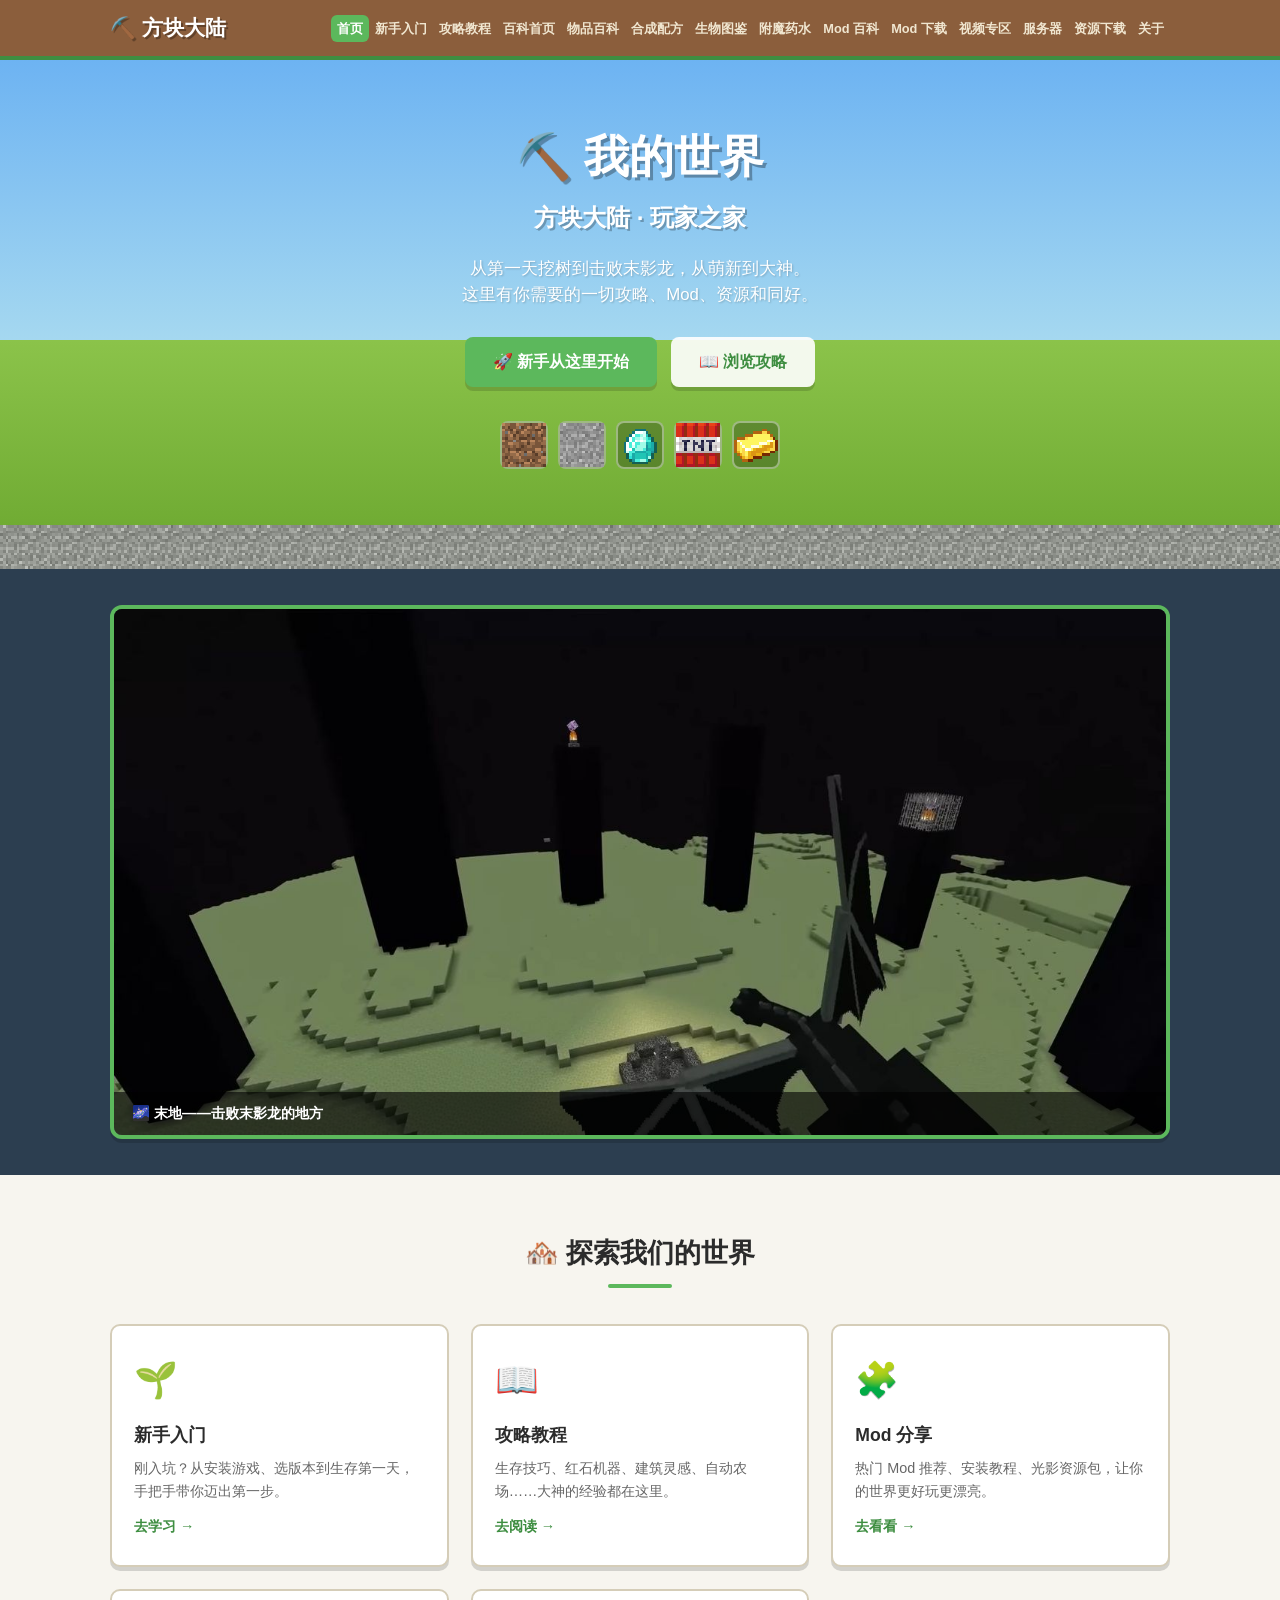
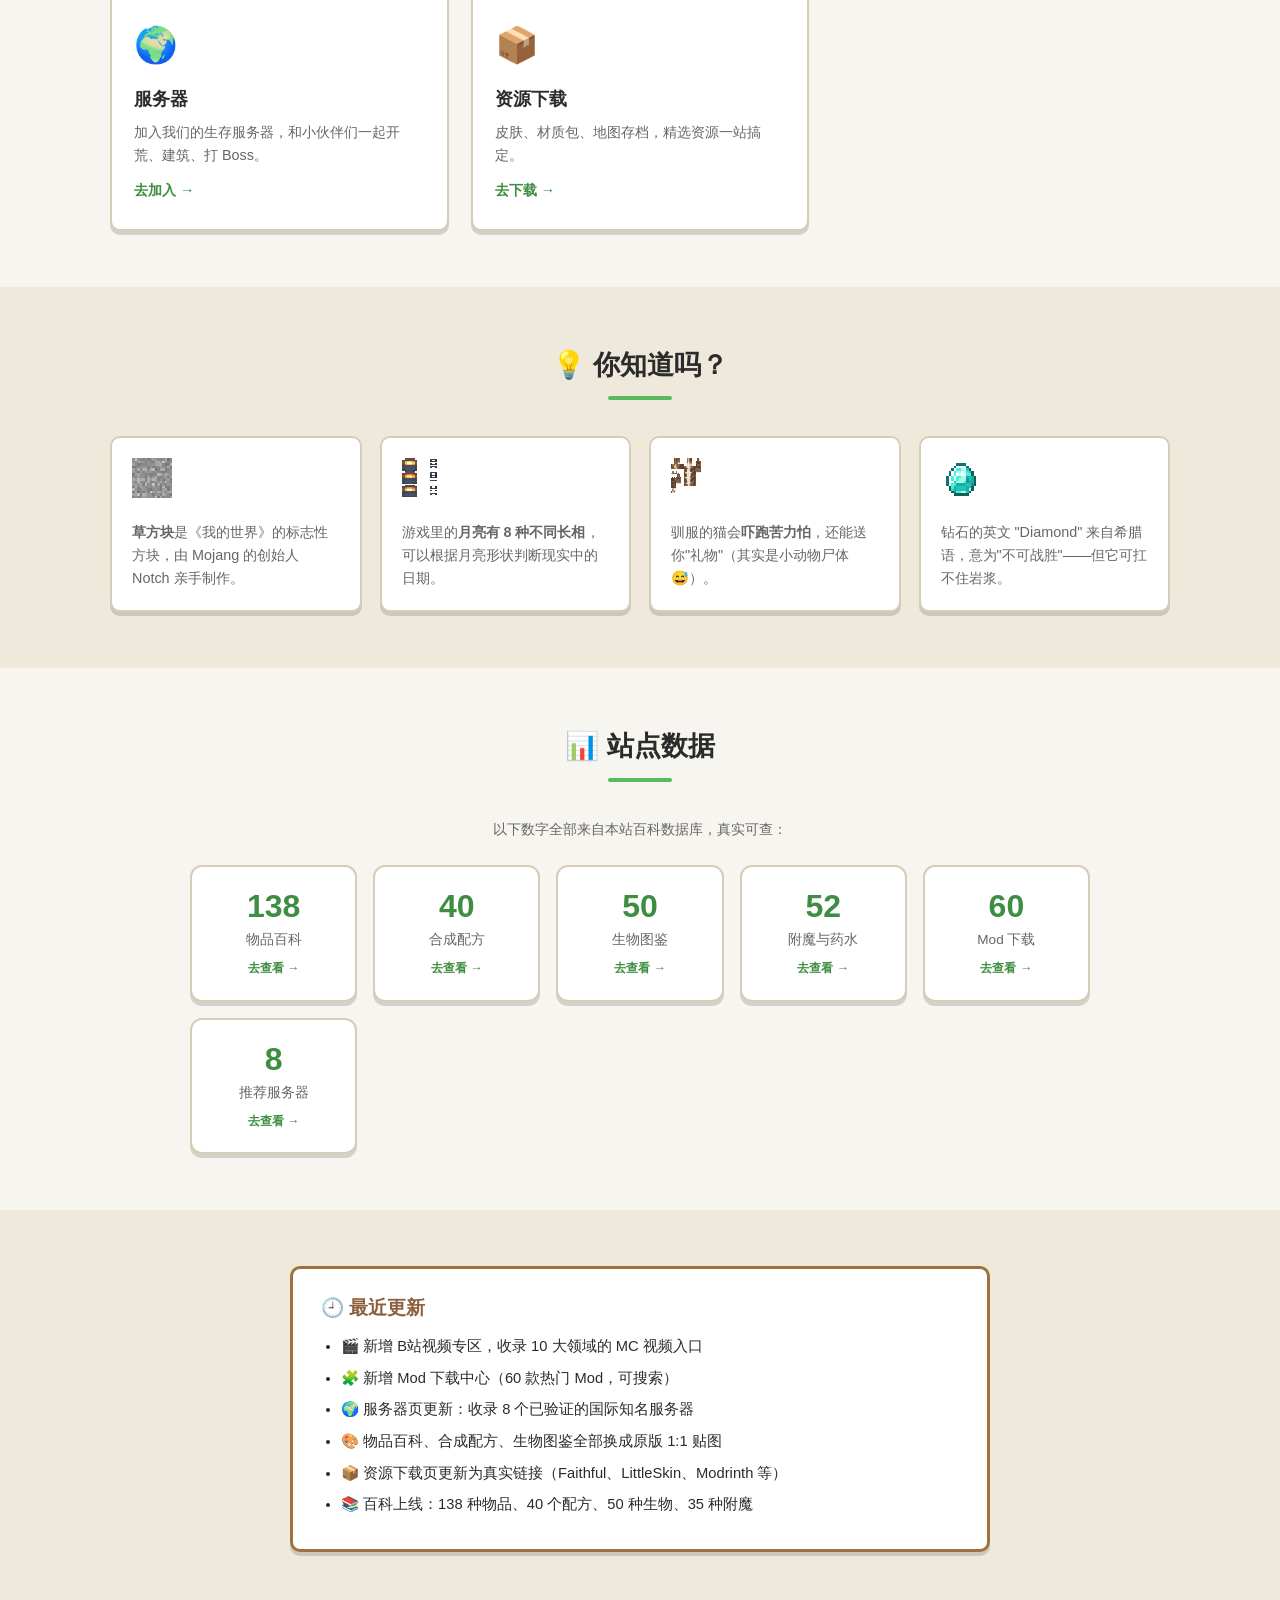
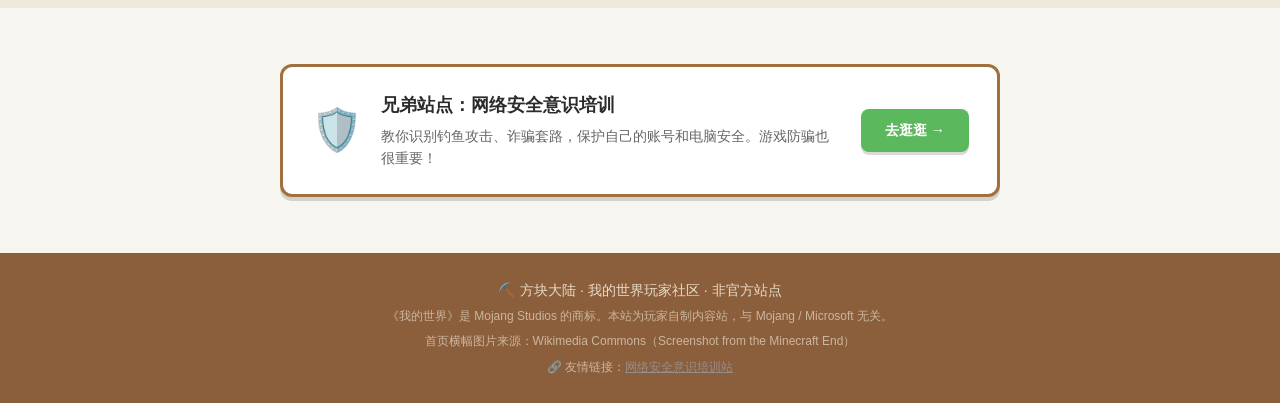
<file: index.html>
<!DOCTYPE html>
<html lang="zh-CN">
<head>
    <meta charset="UTF-8">
    <meta name="viewport" content="width=device-width, initial-scale=1.0">
    <title>我的世界 — 方块大陆</title>
    <link rel="icon" type="image/svg+xml" href="favicon.svg">
    <link rel="stylesheet" href="style.css">
</head>
<body>
    <!-- 导航栏 -->
    <nav class="navbar">
        <div class="container">
            <a href="index.html" class="logo">⛏️ 方块大陆</a>
            <ul class="nav-links">
                <li><a href="index.html" class="active">首页</a></li>
                <li><a href="beginner.html">新手入门</a></li>
                <li><a href="guides.html">攻略教程</a></li>
                <li><a href="wiki.html">百科首页</a></li>
                <li><a href="items.html">物品百科</a></li>
                <li><a href="recipes.html">合成配方</a></li>
                <li><a href="mobs.html">生物图鉴</a></li>
                <li><a href="enchantments.html">附魔药水</a></li>
                <li><a href="mods.html">Mod 百科</a></li>
                <li><a href="mod-downloads.html">Mod 下载</a></li>
                <li><a href="videos.html">视频专区</a></li>
                <li><a href="server.html">服务器</a></li>
                <li><a href="downloads.html">资源下载</a></li>
                <li><a href="about.html">关于</a></li>
            </ul>
        </div>
    </nav>

    <!-- Hero -->
    <header class="hero">
        <div class="container">
            <h1>⛏️ 我的世界<br><span class="hero-sub">方块大陆 · 玩家之家</span></h1>
            <p class="hero-desc">从第一天挖树到击败末影龙，从萌新到大神。<br>这里有你需要的一切攻略、Mod、资源和同好。</p>
            <div class="hero-actions">
                <a href="beginner.html" class="btn btn-primary">🚀 新手从这里开始</a>
                <a href="guides.html" class="btn btn-secondary">📖 浏览攻略</a>
            </div>
            <!-- 真实方块贴图装饰 -->
            <div class="block-deco" aria-hidden="true">
                <div class="block"><img src="images/block/dirt.png" alt="泥土"></div>
                <div class="block"><img src="images/block_grass_block_top.png" alt="草方块"></div>
                <div class="block"><img src="images/item/diamond.png" alt="钻石"></div>
                <div class="block"><img src="images/block_tnt_side.png" alt="TNT"></div>
                <div class="block"><img src="images/item/gold_ingot.png" alt="金锭"></div>
            </div>
        </div>
    </header>

    <!-- 游戏横幅图片 -->
    <section class="banner-section">
        <div class="container">
            <div class="game-banner">
                <img src="images/mc_banner_web.jpg" alt="《我的世界》末地场景" loading="lazy">
                <div class="banner-caption">🌌 末地——击败末影龙的地方</div>
            </div>
        </div>
    </section>

    <!-- 栏目卡片 -->
    <section class="section">
        <div class="container">
            <h2 class="section-title">🏘️ 探索我们的世界</h2>
            <div class="card-grid">
                <a href="beginner.html" class="card-link">
                    <div class="card mc-card">
                        <div class="card-icon">🌱</div>
                        <h3>新手入门</h3>
                        <p>刚入坑？从安装游戏、选版本到生存第一天，手把手带你迈出第一步。</p>
                        <span class="card-more">去学习 →</span>
                    </div>
                </a>
                <a href="guides.html" class="card-link">
                    <div class="card mc-card">
                        <div class="card-icon">📖</div>
                        <h3>攻略教程</h3>
                        <p>生存技巧、红石机器、建筑灵感、自动农场……大神的经验都在这里。</p>
                        <span class="card-more">去阅读 →</span>
                    </div>
                </a>
                <a href="mods.html" class="card-link">
                    <div class="card mc-card">
                        <div class="card-icon">🧩</div>
                        <h3>Mod 分享</h3>
                        <p>热门 Mod 推荐、安装教程、光影资源包，让你的世界更好玩更漂亮。</p>
                        <span class="card-more">去看看 →</span>
                    </div>
                </a>
                <a href="server.html" class="card-link">
                    <div class="card mc-card">
                        <div class="card-icon">🌍</div>
                        <h3>服务器</h3>
                        <p>加入我们的生存服务器，和小伙伴们一起开荒、建筑、打 Boss。</p>
                        <span class="card-more">去加入 →</span>
                    </div>
                </a>
                <a href="downloads.html" class="card-link">
                    <div class="card mc-card">
                        <div class="card-icon">📦</div>
                        <h3>资源下载</h3>
                        <p>皮肤、材质包、地图存档，精选资源一站搞定。</p>
                        <span class="card-more">去下载 →</span>
                    </div>
                </a>
            </div>
        </div>
    </section>

    <!-- 快速小知识 -->
    <section class="section section-alt">
        <div class="container">
            <h2 class="section-title">💡 你知道吗？</h2>
            <div class="facts-grid">
                <div class="fact-card">
                    <span class="fact-emoji"><img src="images/block_grass_block_top.png" alt="草方块"></span>
                    <p><strong>草方块</strong>是《我的世界》的标志性方块，由 Mojang 的创始人 Notch 亲手制作。</p>
                </div>
                <div class="fact-card">
                    <span class="fact-emoji"><img src="images/block/lantern.png" alt="月亮"></span>
                    <p>游戏里的<strong>月亮有 8 种不同长相</strong>，可以根据月亮形状判断现实中的日期。</p>
                </div>
                <div class="fact-card">
                    <span class="fact-emoji"><img src="images/mob_cat_tabby.png" alt="猫"></span>
                    <p>驯服的猫会<strong>吓跑苦力怕</strong>，还能送你"礼物"（其实是小动物尸体 😅）。</p>
                </div>
                <div class="fact-card">
                    <span class="fact-emoji"><img src="images/item/diamond.png" alt="钻石"></span>
                    <p>钻石的英文 "Diamond" 来自希腊语，意为"不可战胜"——但它可扛不住岩浆。</p>
                </div>
            </div>
        </div>
    </section>

    <!-- 站点真实数据统计 -->
    <section class="section">
        <div class="container">
            <h2 class="section-title">📊 站点数据</h2>
            <p style="text-align:center;color:var(--mc-text-dim);font-size:0.9rem;margin-bottom:24px;">以下数字全部来自本站百科数据库，真实可查：</p>
            <div class="site-stats" id="site-stats">
                <div class="stat-item"><span class="stat-num">—</span><span class="stat-label">物品百科</span><a href="items.html" class="stat-link">去查看 →</a></div>
                <div class="stat-item"><span class="stat-num">—</span><span class="stat-label">合成配方</span><a href="recipes.html" class="stat-link">去查看 →</a></div>
                <div class="stat-item"><span class="stat-num">—</span><span class="stat-label">生物图鉴</span><a href="mobs.html" class="stat-link">去查看 →</a></div>
                <div class="stat-item"><span class="stat-num">—</span><span class="stat-label">附魔与药水</span><a href="enchantments.html" class="stat-link">去查看 →</a></div>
                <div class="stat-item"><span class="stat-num">—</span><span class="stat-label">Mod 下载</span><a href="mod-downloads.html" class="stat-link">去查看 →</a></div>
                <div class="stat-item"><span class="stat-num">—</span><span class="stat-label">推荐服务器</span><a href="server.html" class="stat-link">去查看 →</a></div>
            </div>
        </div>
    </section>

    <!-- 真实更新记录 -->
    <section class="section section-alt">
        <div class="container">
            <div class="notice-board">
                <h3>🕘 最近更新</h3>
                <ul class="changelog">
                    <li>🎬 新增 B站视频专区，收录 10 大领域的 MC 视频入口</li>
                    <li>🧩 新增 Mod 下载中心（60 款热门 Mod，可搜索）</li>
                    <li>🌍 服务器页更新：收录 8 个已验证的国际知名服务器</li>
                    <li>🎨 物品百科、合成配方、生物图鉴全部换成原版 1:1 贴图</li>
                    <li>📦 资源下载页更新为真实链接（Faithful、LittleSkin、Modrinth 等）</li>
                    <li>📚 百科上线：138 种物品、40 个配方、50 种生物、35 种附魔</li>
                </ul>
            </div>
        </div>
    </section>

    <!-- 友情链接：兄弟站点 -->
    <section class="section">
        <div class="container">
            <div class="sibling-link">
                <div class="sib-icon">🛡️</div>
                <div class="sib-info">
                    <h3>兄弟站点：网络安全意识培训</h3>
                    <p>教你识别钓鱼攻击、诈骗套路，保护自己的账号和电脑安全。游戏防骗也很重要！</p>
                </div>
                <a class="sib-btn" href="https://jimmylrb.github.io/lrb/" target="_blank" rel="noopener">去逛逛 →</a>
            </div>
        </div>
    </section>

    <footer class="footer">
        <div class="container">
            <p>⛏️ 方块大陆 · 我的世界玩家社区 · 非官方站点</p>
            <p class="footer-note">《我的世界》是 Mojang Studios 的商标。本站为玩家自制内容站，与 Mojang / Microsoft 无关。</p>
            <p class="footer-note">首页横幅图片来源：Wikimedia Commons（Screenshot from the Minecraft End）</p>
            <p class="footer-note">🔗 友情链接：<a href="https://jimmylrb.github.io/lrb/" style="color:#9ca3af;">网络安全意识培训站</a></p>
        </div>
    </footer>

    <script src="data/items.js"></script>
    <script src="data/recipes.js"></script>
    <script src="data/mobs.js"></script>
    <script src="data/enchants.js"></script>
    <script src="data/mod_downloads.js"></script>
    <script>
        // 用真实数据库填充首页统计
        document.addEventListener('DOMContentLoaded', function() {
            const nums = document.querySelectorAll('.stat-num');
            if (nums.length >= 6) {
                nums[0].textContent = window.MC_ITEMS.length;
                nums[1].textContent = window.MC_RECIPES.length;
                nums[2].textContent = window.MC_MOBS.length;
                nums[3].textContent = window.MC_ENCHANTMENTS.length + window.MC_POTIONS.length;
                nums[4].textContent = window.MC_MOD_DOWNLOADS.length;
                nums[5].textContent = 8;
            }
        });
    </script>
</body>
</html>
</file>
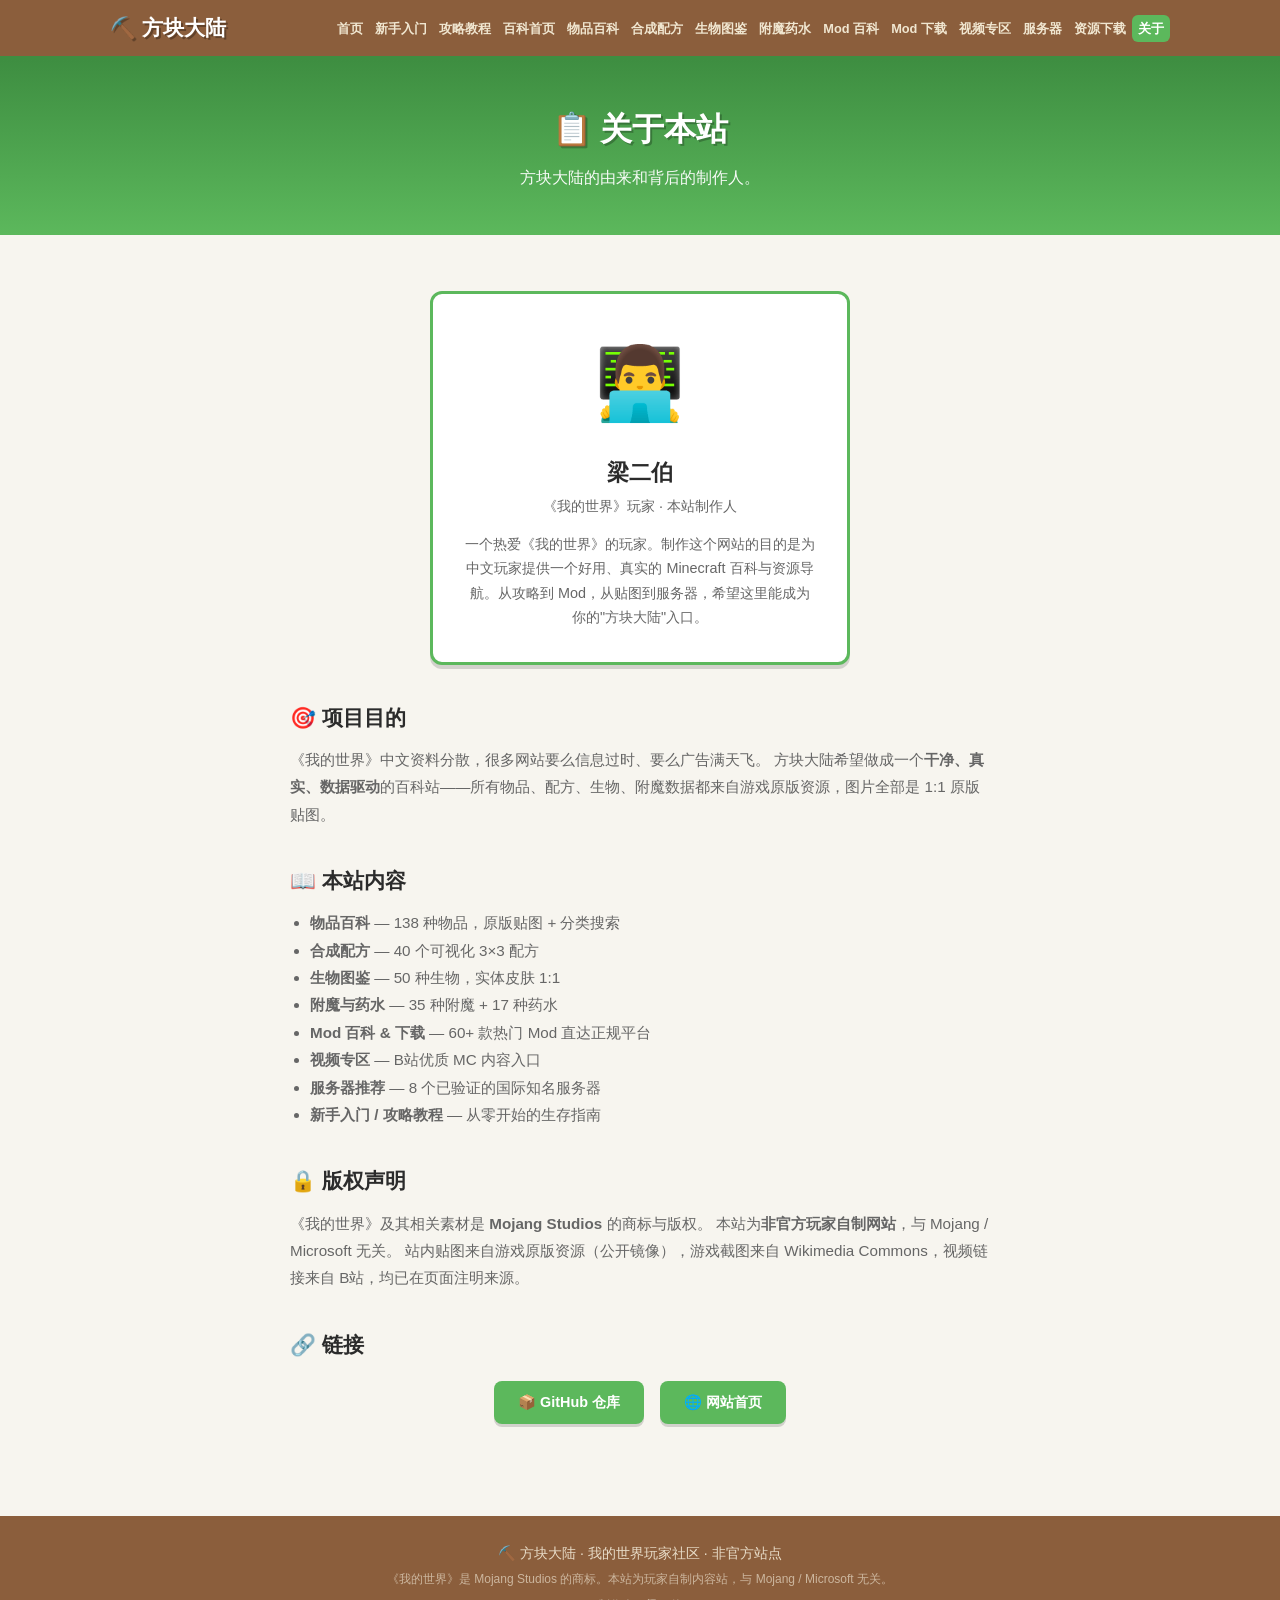
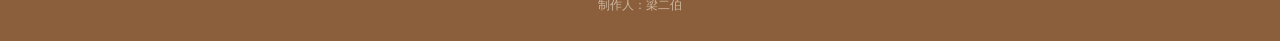
<file: about.html>
<!DOCTYPE html>
<html lang="zh-CN">
<head>
    <meta charset="UTF-8">
    <meta name="viewport" content="width=device-width, initial-scale=1.0">
    <title>关于 — 方块大陆</title>
    <link rel="icon" type="image/svg+xml" href="favicon.svg">
    <link rel="stylesheet" href="style.css">
    <style>
        .about-container { max-width: 700px; margin: 0 auto; }
        .about-section { margin-bottom: 36px; }
        .about-section h2 { font-size: 1.3rem; margin-bottom: 12px; text-align: left; }
        .about-section p, .about-section li { font-size: 0.95rem; color: var(--mc-text-dim); line-height: 1.8; }
        .about-section ul { padding-left: 20px; }
        .creator-card {
            background: #fff; border: 3px solid var(--mc-green); border-radius: 12px;
            padding: 32px; box-shadow: var(--mc-shadow); text-align: center; max-width: 420px;
            margin: 0 auto 36px;
        }
        .creator-avatar { font-size: 4.5rem; margin-bottom: 14px; }
        .creator-card h2 { font-size: 1.4rem; margin-bottom: 4px; }
        .creator-card .subtitle { color: var(--mc-text-dim); font-size: 0.9rem; margin-bottom: 14px; }
        .creator-card .desc { font-size: 0.9rem; color: var(--mc-text-dim); line-height: 1.7; }
        .about-links { display: flex; justify-content: center; gap: 16px; margin-top: 20px; flex-wrap: wrap; }
        .about-links a {
            background: var(--mc-green); color: #fff; text-decoration: none; padding: 10px 24px;
            border-radius: 8px; font-size: 0.9rem; font-weight: 700; box-shadow: 0 3px 0 rgba(0,0,0,0.15);
            transition: all 0.15s;
        }
        .about-links a:hover { background: var(--mc-green-dark); transform: translateY(-2px); }
    </style>
</head>
<body>
    <nav class="navbar">
        <div class="container">
            <a href="index.html" class="logo">⛏️ 方块大陆</a>
            <ul class="nav-links">
                <li><a href="index.html">首页</a></li>
                <li><a href="beginner.html">新手入门</a></li>
                <li><a href="guides.html">攻略教程</a></li>
                <li><a href="wiki.html">百科首页</a></li>
                <li><a href="items.html">物品百科</a></li>
                <li><a href="recipes.html">合成配方</a></li>
                <li><a href="mobs.html">生物图鉴</a></li>
                <li><a href="enchantments.html">附魔药水</a></li>
                <li><a href="mods.html">Mod 百科</a></li>
                <li><a href="mod-downloads.html">Mod 下载</a></li>
                <li><a href="videos.html">视频专区</a></li>
                <li><a href="server.html">服务器</a></li>
                <li><a href="downloads.html">资源下载</a></li>
                <li><a href="about.html" class="active">关于</a></li>
            </ul>
        </div>
    </nav>

    <section class="page-header">
        <div class="container">
            <h1>📋 关于本站</h1>
            <p class="page-desc">方块大陆的由来和背后的制作人。</p>
        </div>
    </section>

    <section class="section">
        <div class="container">
            <div class="about-container">
                <!-- 制作人 -->
                <div class="creator-card">
                    <div class="creator-avatar">👨‍💻</div>
                    <h2>梁二伯</h2>
                    <div class="subtitle">《我的世界》玩家 · 本站制作人</div>
                    <p class="desc">
                        一个热爱《我的世界》的玩家。制作这个网站的目的是为中文玩家提供一个好用、真实的 Minecraft 百科与资源导航。从攻略到 Mod，从贴图到服务器，希望这里能成为你的"方块大陆"入口。
                    </p>
                </div>

                <!-- 项目介绍 -->
                <div class="about-section">
                    <h2>🎯 项目目的</h2>
                    <p>
                        《我的世界》中文资料分散，很多网站要么信息过时、要么广告满天飞。
                        方块大陆希望做成一个<strong>干净、真实、数据驱动</strong>的百科站——所有物品、配方、生物、附魔数据都来自游戏原版资源，图片全部是 1:1 原版贴图。
                    </p>
                </div>

                <div class="about-section">
                    <h2>📖 本站内容</h2>
                    <ul>
                        <li><strong>物品百科</strong> — 138 种物品，原版贴图 + 分类搜索</li>
                        <li><strong>合成配方</strong> — 40 个可视化 3×3 配方</li>
                        <li><strong>生物图鉴</strong> — 50 种生物，实体皮肤 1:1</li>
                        <li><strong>附魔与药水</strong> — 35 种附魔 + 17 种药水</li>
                        <li><strong>Mod 百科 & 下载</strong> — 60+ 款热门 Mod 直达正规平台</li>
                        <li><strong>视频专区</strong> — B站优质 MC 内容入口</li>
                        <li><strong>服务器推荐</strong> — 8 个已验证的国际知名服务器</li>
                        <li><strong>新手入门 / 攻略教程</strong> — 从零开始的生存指南</li>
                    </ul>
                </div>

                <div class="about-section">
                    <h2>🔒 版权声明</h2>
                    <p>
                        《我的世界》及其相关素材是 <strong>Mojang Studios</strong> 的商标与版权。
                        本站为<strong>非官方玩家自制网站</strong>，与 Mojang / Microsoft 无关。
                        站内贴图来自游戏原版资源（公开镜像），游戏截图来自 Wikimedia Commons，视频链接来自 B站，均已在页面注明来源。
                    </p>
                </div>

                <div class="about-section">
                    <h2>🔗 链接</h2>
                    <div class="about-links">
                        <a href="https://github.com/jimmylrb/minecraft-site" target="_blank" rel="noopener">📦 GitHub 仓库</a>
                        <a href="https://jimmylrb.github.io/minecraft-site/" target="_blank" rel="noopener">🌐 网站首页</a>
                    </div>
                </div>
            </div>
        </div>
    </section>

    <footer class="footer">
        <div class="container">
            <p>⛏️ 方块大陆 · 我的世界玩家社区 · 非官方站点</p>
            <p class="footer-note">《我的世界》是 Mojang Studios 的商标。本站为玩家自制内容站，与 Mojang / Microsoft 无关。</p>
            <p class="footer-note">制作人：梁二伯</p>
        </div>
    </footer>
</body>
</html>
</file>
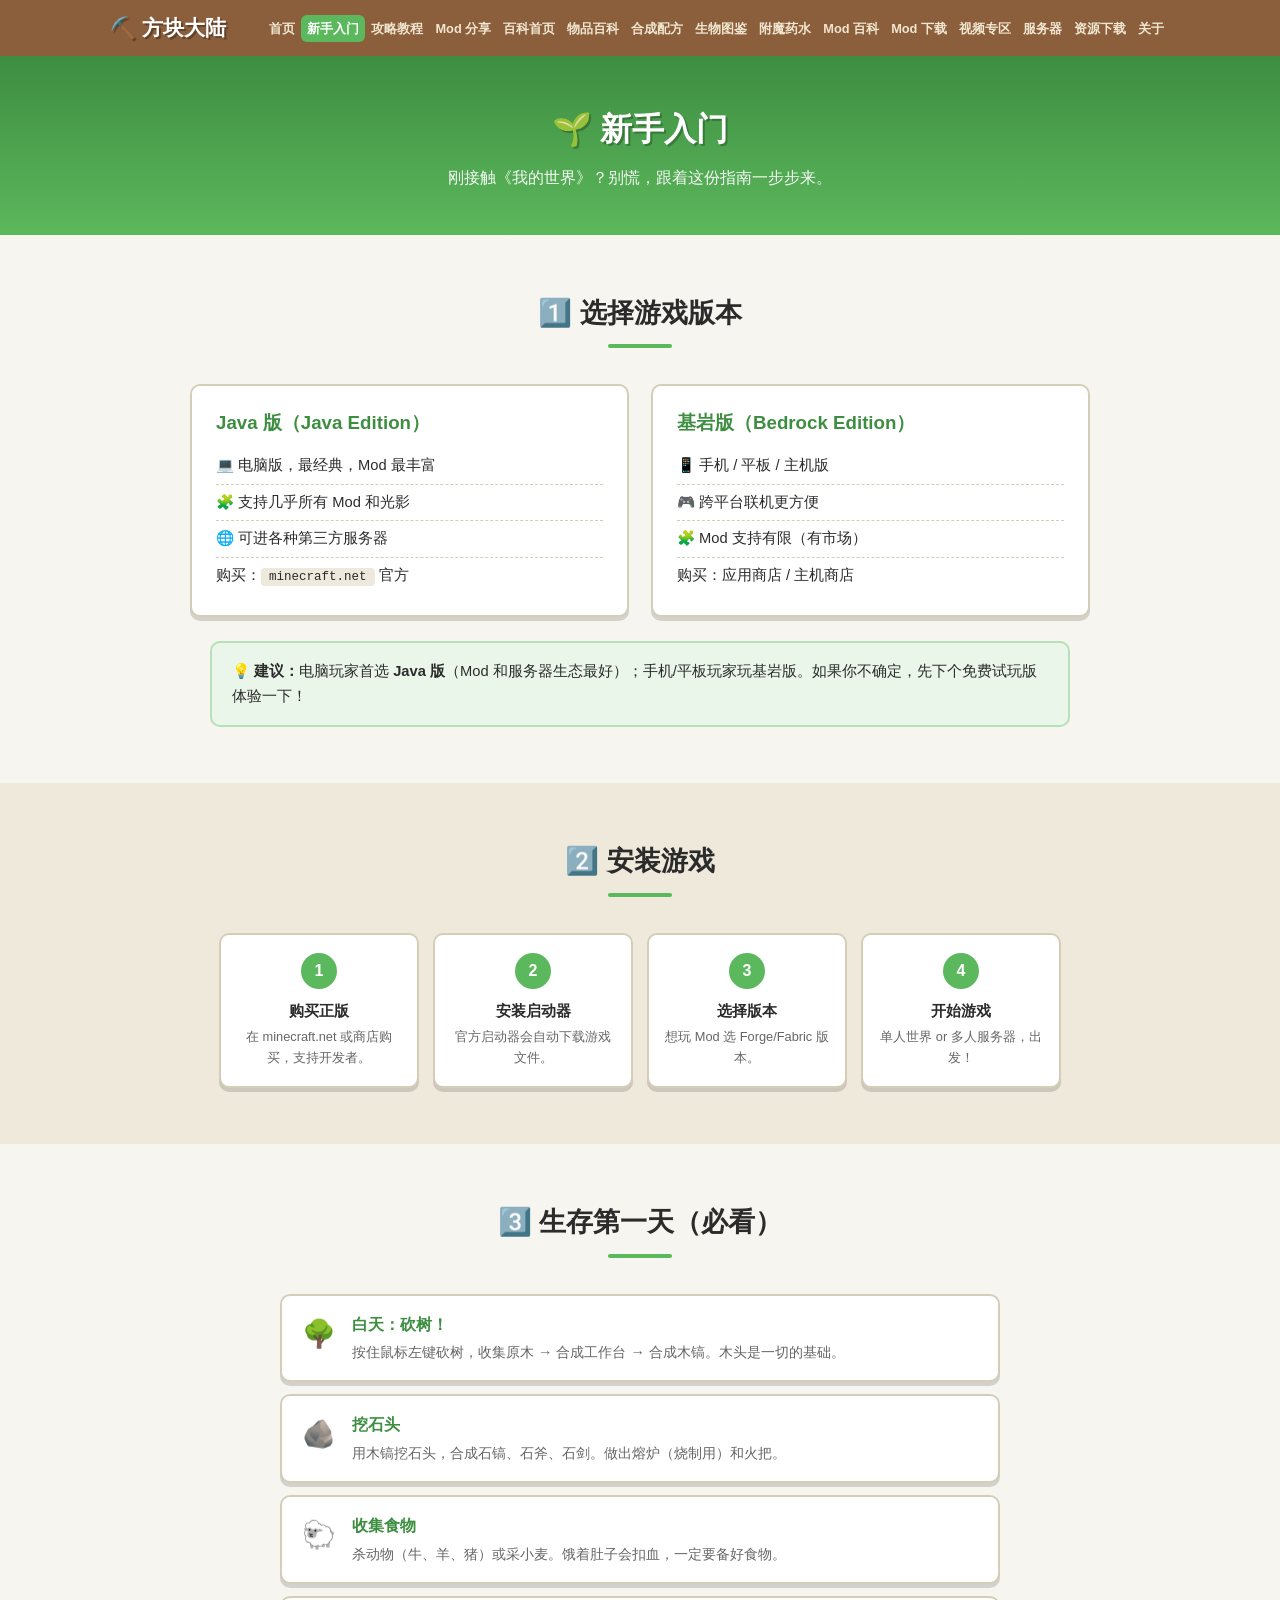
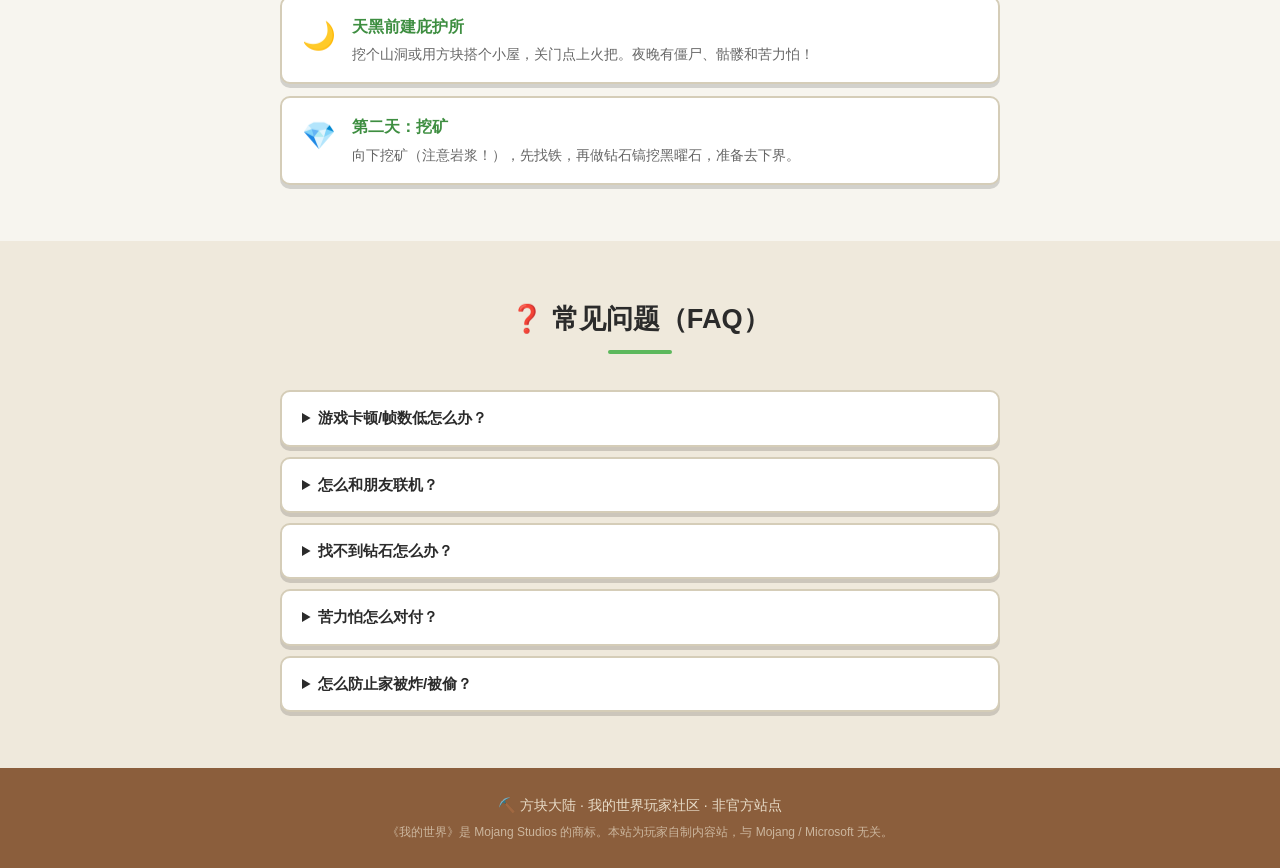
<file: beginner.html>
<!DOCTYPE html>
<html lang="zh-CN">
<head>
    <meta charset="UTF-8">
    <meta name="viewport" content="width=device-width, initial-scale=1.0">
    <title>新手入门 — 方块大陆</title>
    <link rel="icon" type="image/svg+xml" href="favicon.svg">
    <link rel="stylesheet" href="style.css">
</head>
<body>
    <nav class="navbar">
        <div class="container">
            <a href="index.html" class="logo">⛏️ 方块大陆</a>
            <ul class="nav-links">
                <li><a href="index.html">首页</a></li>
                <li><a href="beginner.html" class="active">新手入门</a></li>
                <li><a href="guides.html">攻略教程</a></li>
                <li><a href="mods.html">Mod 分享</a></li>
                <li><a href="wiki.html">百科首页</a></li>
                <li><a href="items.html">物品百科</a></li>
                <li><a href="recipes.html">合成配方</a></li>
                <li><a href="mobs.html">生物图鉴</a></li>
                <li><a href="enchantments.html">附魔药水</a></li>
                <li><a href="mods.html">Mod 百科</a></li>
                <li><a href="mod-downloads.html">Mod 下载</a></li>
                <li><a href="videos.html">视频专区</a></li>
                <li><a href="server.html">服务器</a></li>
                <li><a href="downloads.html">资源下载</a></li>
                <li><a href="about.html">关于</a></li>
            </ul>
        </div>
    </nav>

    <section class="page-header">
        <div class="container">
            <h1>🌱 新手入门</h1>
            <p class="page-desc">刚接触《我的世界》？别慌，跟着这份指南一步步来。</p>
        </div>
    </section>

    <section class="section">
        <div class="container">
            <h2 class="section-title">1️⃣ 选择游戏版本</h2>
            <div class="two-col">
                <div class="col-card">
                    <h3>Java 版（Java Edition）</h3>
                    <ul class="clean-list">
                        <li>💻 电脑版，最经典，Mod 最丰富</li>
                        <li>🧩 支持几乎所有 Mod 和光影</li>
                        <li>🌐 可进各种第三方服务器</li>
                        <li>购买：<code>minecraft.net</code> 官方</li>
                    </ul>
                </div>
                <div class="col-card">
                    <h3>基岩版（Bedrock Edition）</h3>
                    <ul class="clean-list">
                        <li>📱 手机 / 平板 / 主机版</li>
                        <li>🎮 跨平台联机更方便</li>
                        <li>🧩 Mod 支持有限（有市场）</li>
                        <li>购买：应用商店 / 主机商店</li>
                    </ul>
                </div>
            </div>
            <div class="tip-box">
                💡 <strong>建议：</strong>电脑玩家首选 <strong>Java 版</strong>（Mod 和服务器生态最好）；手机/平板玩家玩基岩版。如果你不确定，先下个免费试玩版体验一下！
            </div>
        </div>
    </section>

    <section class="section section-alt">
        <div class="container">
            <h2 class="section-title">2️⃣ 安装游戏</h2>
            <div class="steps-h">
                <div class="step-h"><div class="step-num">1</div><h4>购买正版</h4><p>在 minecraft.net 或商店购买，支持开发者。</p></div>
                <div class="step-h"><div class="step-num">2</div><h4>安装启动器</h4><p>官方启动器会自动下载游戏文件。</p></div>
                <div class="step-h"><div class="step-num">3</div><h4>选择版本</h4><p>想玩 Mod 选 Forge/Fabric 版本。</p></div>
                <div class="step-h"><div class="step-num">4</div><h4>开始游戏</h4><p>单人世界 or 多人服务器，出发！</p></div>
            </div>
        </div>
    </section>

    <section class="section">
        <div class="container">
            <h2 class="section-title">3️⃣ 生存第一天（必看）</h2>
            <div class="guide-list">
                <div class="guide-item">
                    <span class="g-emoji">🌳</span>
                    <div><h4>白天：砍树！</h4><p>按住鼠标左键砍树，收集原木 → 合成工作台 → 合成木镐。木头是一切的基础。</p></div>
                </div>
                <div class="guide-item">
                    <span class="g-emoji">🪨</span>
                    <div><h4>挖石头</h4><p>用木镐挖石头，合成石镐、石斧、石剑。做出熔炉（烧制用）和火把。</p></div>
                </div>
                <div class="guide-item">
                    <span class="g-emoji">🐑</span>
                    <div><h4>收集食物</h4><p>杀动物（牛、羊、猪）或采小麦。饿着肚子会扣血，一定要备好食物。</p></div>
                </div>
                <div class="guide-item">
                    <span class="g-emoji">🌙</span>
                    <div><h4>天黑前建庇护所</h4><p>挖个山洞或用方块搭个小屋，关门点上火把。夜晚有僵尸、骷髅和苦力怕！</p></div>
                </div>
                <div class="guide-item">
                    <span class="g-emoji">💎</span>
                    <div><h4>第二天：挖矿</h4><p>向下挖矿（注意岩浆！），先找铁，再做钻石镐挖黑曜石，准备去下界。</p></div>
                </div>
            </div>
        </div>
    </section>

    <section class="section section-alt">
        <div class="container">
            <h2 class="section-title">❓ 常见问题（FAQ）</h2>
            <div class="faq-list">
                <details class="faq-item"><summary>游戏卡顿/帧数低怎么办？</summary><p>调低渲染距离、关掉粒子效果，更新显卡驱动；电脑配置低可以装 <strong>OptiFine</strong>（优化 Mod）。</p></details>
                <details class="faq-item"><summary>怎么和朋友联机？</summary><p>局域网：同一个 WiFi 直接多人游戏即可。异地：使用服务器（见"服务器"页）或第三方联机工具。</p></details>
                <details class="faq-item"><summary>找不到钻石怎么办？</summary><p>钻石生成在 Y=16 以下，最集中的层数是 Y=11 左右。用鱼骨挖矿法（主道+分支）效率最高。</p></details>
                <details class="faq-item"><summary>苦力怕怎么对付？</summary><p>看到它后退保持距离，用剑或弓远程击杀；也可以让它靠近后打断它的"膨胀"再打。</p></details>
                <details class="faq-item"><summary>怎么防止家被炸/被偷？</summary><p>服务器里用锁箱插件；单人玩做好备份；家里别放贵重物品，重要东西随身带。</p></details>
            </div>
        </div>
    </section>

    <footer class="footer">
        <div class="container">
            <p>⛏️ 方块大陆 · 我的世界玩家社区 · 非官方站点</p>
            <p class="footer-note">《我的世界》是 Mojang Studios 的商标。本站为玩家自制内容站，与 Mojang / Microsoft 无关。</p>
        </div>
    </footer>
</body>
</html>
</file>
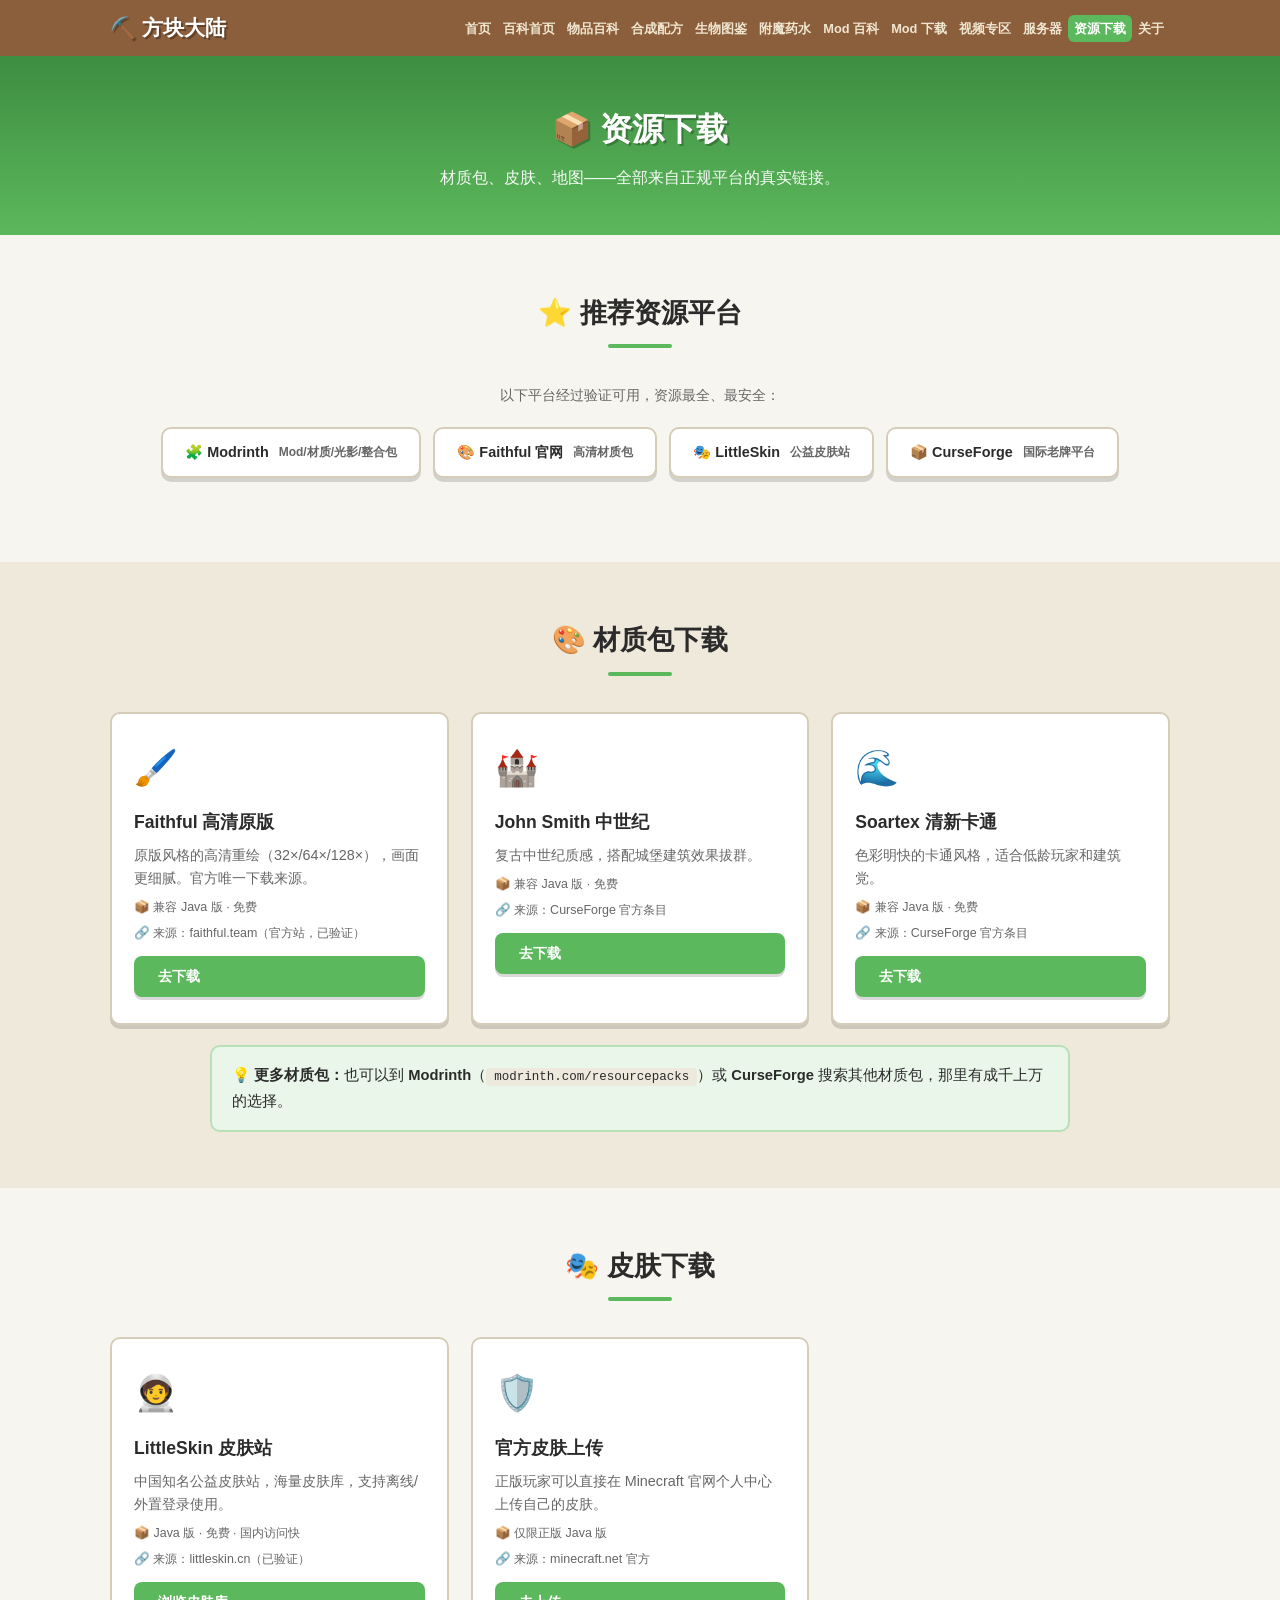
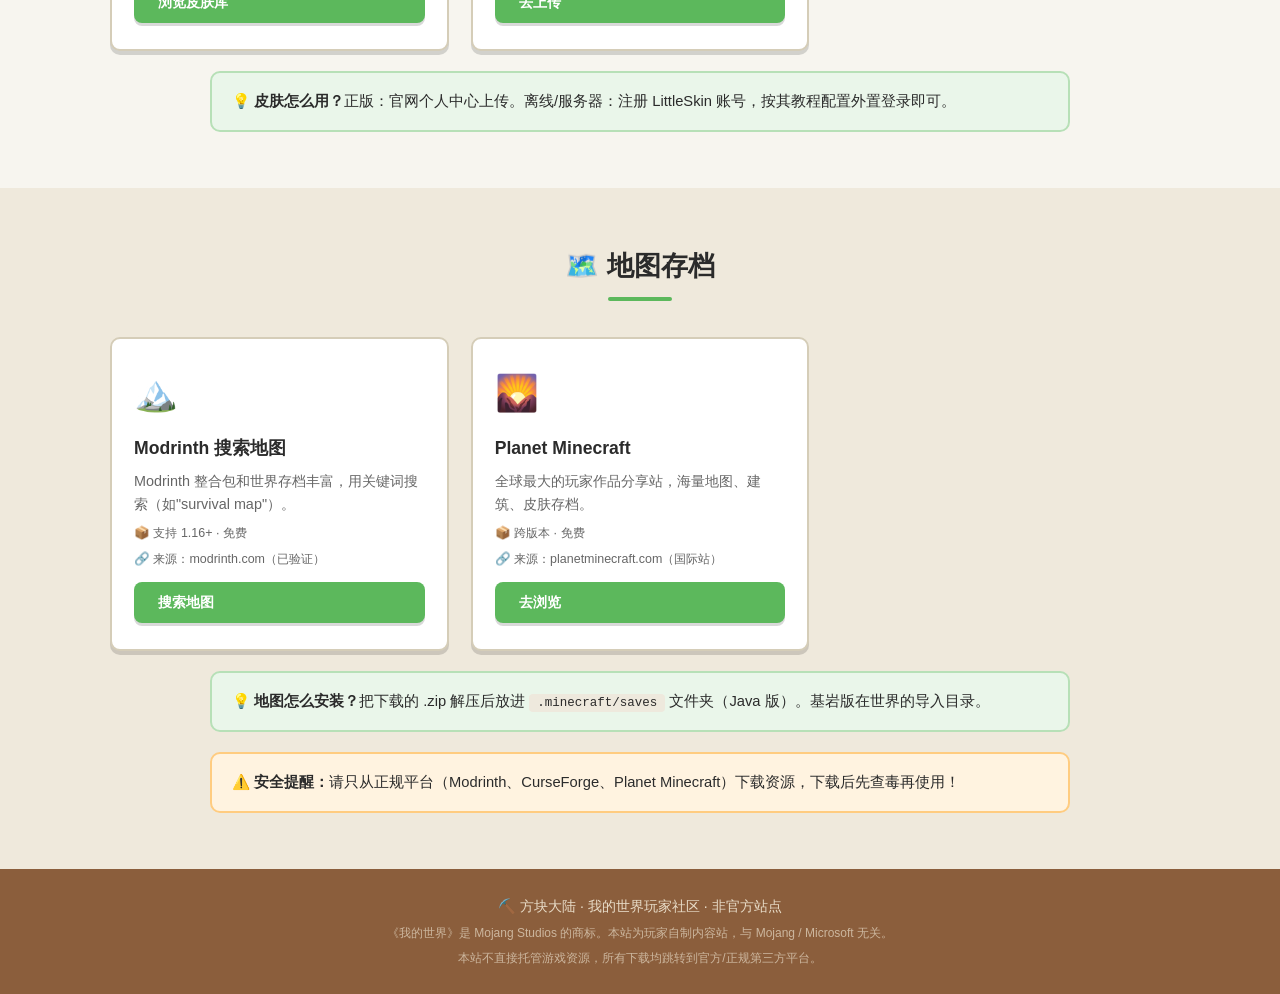
<file: downloads.html>
<!DOCTYPE html>
<html lang="zh-CN">
<head>
    <meta charset="UTF-8">
    <meta name="viewport" content="width=device-width, initial-scale=1.0">
    <title>资源下载 — 方块大陆</title>
    <link rel="icon" type="image/svg+xml" href="favicon.svg">
    <link rel="stylesheet" href="style.css">
    <style>
        .dl-source { font-size: 0.78rem; color: var(--mc-text-dim); margin-top: 6px; }
        .dl-link-btn {
            display: inline-block; margin-top: 12px; background: var(--mc-green); color: #fff;
            border: none; padding: 9px 24px; border-radius: 8px; font-size: 0.9rem; font-weight: 700;
            cursor: pointer; text-decoration: none; box-shadow: 0 3px 0 rgba(0,0,0,0.15); transition: all 0.15s;
        }
        .dl-link-btn:hover { background: var(--mc-green-dark); transform: translateY(-2px); }
        .platform-banner {
            display: flex; gap: 12px; flex-wrap: wrap; justify-content: center; margin-bottom: 28px;
        }
        .platform-link {
            background: #fff; border: 2px solid var(--mc-border); border-radius: 10px; padding: 12px 22px;
            text-decoration: none; color: var(--mc-text); box-shadow: var(--mc-shadow); transition: all 0.15s;
            display: flex; align-items: center; gap: 10px; font-weight: 700; font-size: 0.9rem;
        }
        .platform-link:hover { border-color: var(--mc-green); transform: translateY(-2px); }
    </style>
</head>
<body>
    <nav class="navbar">
        <div class="container">
            <a href="index.html" class="logo">⛏️ 方块大陆</a>
            <ul class="nav-links">
                <li><a href="index.html">首页</a></li>
                <li><a href="wiki.html">百科首页</a></li>
                <li><a href="items.html">物品百科</a></li>
                <li><a href="recipes.html">合成配方</a></li>
                <li><a href="mobs.html">生物图鉴</a></li>
                <li><a href="enchantments.html">附魔药水</a></li>
                <li><a href="mods.html">Mod 百科</a></li>
                <li><a href="mod-downloads.html">Mod 下载</a></li>
                <li><a href="videos.html">视频专区</a></li>
                <li><a href="server.html">服务器</a></li>
                <li><a href="downloads.html" class="active">资源下载</a></li>
                <li><a href="about.html">关于</a></li>
            </ul>
        </div>
    </nav>

    <section class="page-header">
        <div class="container">
            <h1>📦 资源下载</h1>
            <p class="page-desc">材质包、皮肤、地图——全部来自正规平台的真实链接。</p>
        </div>
    </section>

    <!-- 推荐平台 -->
    <section class="section">
        <div class="container">
            <h2 class="section-title">⭐ 推荐资源平台</h2>
            <p style="text-align:center;color:var(--mc-text-dim);font-size:0.9rem;margin-bottom:20px;">以下平台经过验证可用，资源最全、最安全：</p>
            <div class="platform-banner">
                <a class="platform-link" href="https://modrinth.com/" target="_blank" rel="noopener">🧩 Modrinth<span style="font-size:0.75rem;color:var(--mc-text-dim);">Mod/材质/光影/整合包</span></a>
                <a class="platform-link" href="https://faithful.team/" target="_blank" rel="noopener">🎨 Faithful 官网<span style="font-size:0.75rem;color:var(--mc-text-dim);">高清材质包</span></a>
                <a class="platform-link" href="https://littleskin.cn/" target="_blank" rel="noopener">🎭 LittleSkin<span style="font-size:0.75rem;color:var(--mc-text-dim);">公益皮肤站</span></a>
                <a class="platform-link" href="https://www.curseforge.com/minecraft" target="_blank" rel="noopener">📦 CurseForge<span style="font-size:0.75rem;color:var(--mc-text-dim);">国际老牌平台</span></a>
            </div>
        </div>
    </section>

    <section class="section section-alt">
        <div class="container">
            <h2 class="section-title">🎨 材质包下载</h2>
            <div class="card-grid">
                <div class="card mc-card dl-card">
                    <div class="card-icon">🖌️</div>
                    <h3>Faithful 高清原版</h3>
                    <p>原版风格的高清重绘（32×/64×/128×），画面更细腻。官方唯一下载来源。</p>
                    <div class="dl-meta">📦 兼容 Java 版 · 免费</div>
                    <div class="dl-source">🔗 来源：faithful.team（官方站，已验证）</div>
                    <a class="dl-link-btn" href="https://faithful.team/downloads/" target="_blank" rel="noopener">去下载</a>
                </div>
                <div class="card mc-card dl-card">
                    <div class="card-icon">🏰</div>
                    <h3>John Smith 中世纪</h3>
                    <p>复古中世纪质感，搭配城堡建筑效果拔群。</p>
                    <div class="dl-meta">📦 兼容 Java 版 · 免费</div>
                    <div class="dl-source">🔗 来源：CurseForge 官方条目</div>
                    <a class="dl-link-btn" href="https://www.curseforge.com/minecraft/texture-packs/john-smith-legacy" target="_blank" rel="noopener">去下载</a>
                </div>
                <div class="card mc-card dl-card">
                    <div class="card-icon">🌊</div>
                    <h3>Soartex 清新卡通</h3>
                    <p>色彩明快的卡通风格，适合低龄玩家和建筑党。</p>
                    <div class="dl-meta">📦 兼容 Java 版 · 免费</div>
                    <div class="dl-source">🔗 来源：CurseForge 官方条目</div>
                    <a class="dl-link-btn" href="https://www.curseforge.com/minecraft/texture-packs/soartex-fanver" target="_blank" rel="noopener">去下载</a>
                </div>
            </div>
            <div class="tip-box">
                💡 <strong>更多材质包：</strong>也可以到 <strong>Modrinth</strong>（<code>modrinth.com/resourcepacks</code>）或 <strong>CurseForge</strong> 搜索其他材质包，那里有成千上万的选择。
            </div>
        </div>
    </section>

    <section class="section">
        <div class="container">
            <h2 class="section-title">🎭 皮肤下载</h2>
            <div class="card-grid">
                <div class="card mc-card dl-card">
                    <div class="card-icon">🧑‍🚀</div>
                    <h3>LittleSkin 皮肤站</h3>
                    <p>中国知名公益皮肤站，海量皮肤库，支持离线/外置登录使用。</p>
                    <div class="dl-meta">📦 Java 版 · 免费 · 国内访问快</div>
                    <div class="dl-source">🔗 来源：littleskin.cn（已验证）</div>
                    <a class="dl-link-btn" href="https://littleskin.cn/skinlib" target="_blank" rel="noopener">浏览皮肤库</a>
                </div>
                <div class="card mc-card dl-card">
                    <div class="card-icon">🛡️</div>
                    <h3>官方皮肤上传</h3>
                    <p>正版玩家可以直接在 Minecraft 官网个人中心上传自己的皮肤。</p>
                    <div class="dl-meta">📦 仅限正版 Java 版</div>
                    <div class="dl-source">🔗 来源：minecraft.net 官方</div>
                    <a class="dl-link-btn" href="https://www.minecraft.net/msaprofile/mygames/editskin" target="_blank" rel="noopener">去上传</a>
                </div>
            </div>
            <div class="tip-box">
                💡 <strong>皮肤怎么用？</strong>正版：官网个人中心上传。离线/服务器：注册 LittleSkin 账号，按其教程配置外置登录即可。
            </div>
        </div>
    </section>

    <section class="section section-alt">
        <div class="container">
            <h2 class="section-title">🗺️ 地图存档</h2>
            <div class="card-grid">
                <div class="card mc-card dl-card">
                    <div class="card-icon">🏔️</div>
                    <h3>Modrinth 搜索地图</h3>
                    <p>Modrinth 整合包和世界存档丰富，用关键词搜索（如"survival map"）。</p>
                    <div class="dl-meta">📦 支持 1.16+ · 免费</div>
                    <div class="dl-source">🔗 来源：modrinth.com（已验证）</div>
                    <a class="dl-link-btn" href="https://modrinth.com/discover/worlds" target="_blank" rel="noopener">搜索地图</a>
                </div>
                <div class="card mc-card dl-card">
                    <div class="card-icon">🌄</div>
                    <h3>Planet Minecraft</h3>
                    <p>全球最大的玩家作品分享站，海量地图、建筑、皮肤存档。</p>
                    <div class="dl-meta">📦 跨版本 · 免费</div>
                    <div class="dl-source">🔗 来源：planetminecraft.com（国际站）</div>
                    <a class="dl-link-btn" href="https://www.planetminecraft.com/" target="_blank" rel="noopener">去浏览</a>
                </div>
            </div>
            <div class="tip-box">
                💡 <strong>地图怎么安装？</strong>把下载的 .zip 解压后放进 <code>.minecraft/saves</code> 文件夹（Java 版）。基岩版在世界的导入目录。
            </div>
            <div class="tip-box warn">
                ⚠️ <strong>安全提醒：</strong>请只从正规平台（Modrinth、CurseForge、Planet Minecraft）下载资源，下载后先查毒再使用！
            </div>
        </div>
    </section>

    <footer class="footer">
        <div class="container">
            <p>⛏️ 方块大陆 · 我的世界玩家社区 · 非官方站点</p>
            <p class="footer-note">《我的世界》是 Mojang Studios 的商标。本站为玩家自制内容站，与 Mojang / Microsoft 无关。</p>
            <p class="footer-note">本站不直接托管游戏资源，所有下载均跳转到官方/正规第三方平台。</p>
        </div>
    </footer>
</body>
</html>
</file>
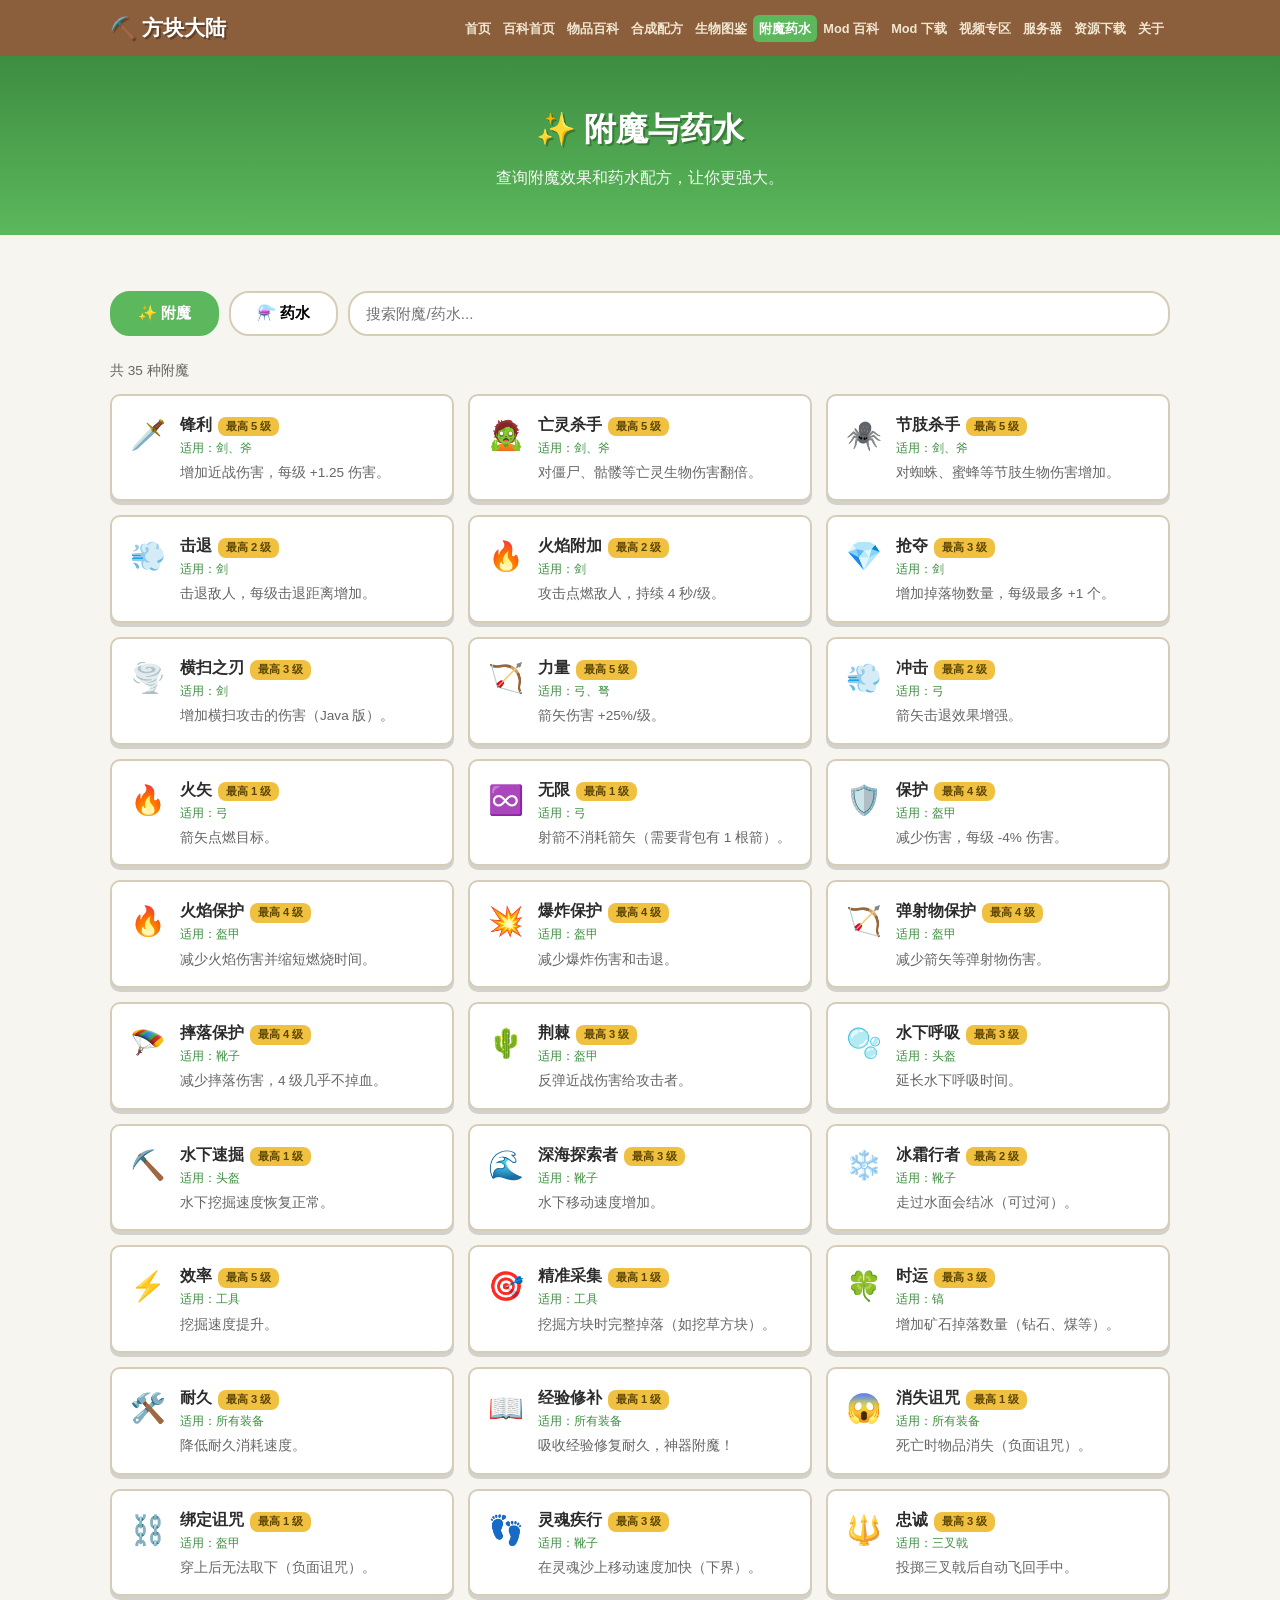
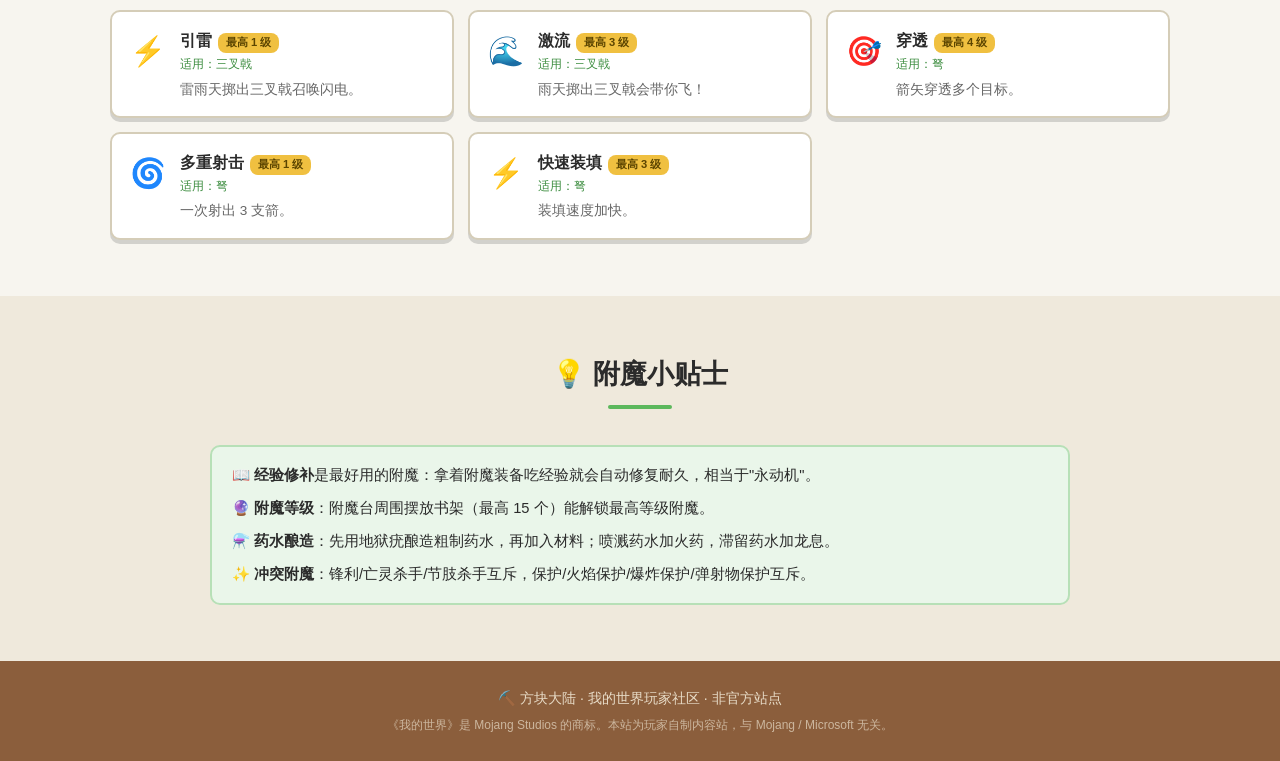
<file: enchantments.html>
<!DOCTYPE html>
<html lang="zh-CN">
<head>
    <meta charset="UTF-8">
    <meta name="viewport" content="width=device-width, initial-scale=1.0">
    <title>附魔与药水 — 方块大陆</title>
    <link rel="icon" type="image/svg+xml" href="favicon.svg">
    <link rel="stylesheet" href="style.css">
    <style>
        .ench-toolbar { display: flex; gap: 10px; flex-wrap: wrap; margin-bottom: 24px; }
        .ench-tab {
            padding: 10px 26px; border: 2px solid var(--mc-border); border-radius: 20px;
            background: #fff; cursor: pointer; font-size: 0.95rem; font-weight: 700;
            transition: all 0.2s; font-family: inherit;
        }
        .ench-tab:hover { border-color: var(--mc-green); }
        .ench-tab.active { background: var(--mc-green); color: #fff; border-color: var(--mc-green); }
        .ench-search {
            flex: 1; min-width: 200px; padding: 10px 16px; font-size: 0.95rem;
            border: 2px solid var(--mc-border); border-radius: 20px; outline: none;
        }
        .ench-search:focus { border-color: var(--mc-green); }
        .ench-grid { display: grid; grid-template-columns: repeat(auto-fill, minmax(260px, 1fr)); gap: 14px; }
        .ench-card {
            background: #fff; border: 2px solid var(--mc-border); border-radius: 10px;
            padding: 16px 18px; box-shadow: var(--mc-shadow); display: flex; gap: 14px; align-items: flex-start;
        }
        .ench-icon { font-size: 1.8rem; flex-shrink: 0; }
        .ench-info h4 { font-size: 0.98rem; margin-bottom: 2px; }
        .ench-meta { font-size: 0.75rem; color: var(--mc-green-dark); margin-bottom: 5px; }
        .ench-info p { font-size: 0.85rem; color: var(--mc-text-dim); line-height: 1.5; }
        .ench-count { color: var(--mc-text-dim); font-size: 0.85rem; margin-bottom: 12px; }
        .empty-tip { text-align: center; color: var(--mc-text-dim); padding: 40px 0; }
        .max-level { display: inline-block; background: var(--mc-gold); color: #5c4500; font-size: 0.7rem; padding: 1px 8px; border-radius: 8px; font-weight: 700; margin-left: 6px; }
    </style>
</head>
<body>
    <nav class="navbar">
        <div class="container">
            <a href="index.html" class="logo">⛏️ 方块大陆</a>
            <ul class="nav-links">
                <li><a href="index.html">首页</a></li>
                <li><a href="wiki.html">百科首页</a></li>
                <li><a href="items.html">物品百科</a></li>
                <li><a href="recipes.html">合成配方</a></li>
                <li><a href="mobs.html">生物图鉴</a></li>
                <li><a href="enchantments.html" class="active">附魔药水</a></li>
                <li><a href="mods.html">Mod 百科</a></li>
                <li><a href="mod-downloads.html">Mod 下载</a></li>
                <li><a href="videos.html">视频专区</a></li>
                <li><a href="server.html">服务器</a></li>
                <li><a href="downloads.html">资源下载</a></li>
                <li><a href="about.html">关于</a></li>
            </ul>
        </div>
    </nav>

    <section class="page-header">
        <div class="container">
            <h1>✨ 附魔与药水</h1>
            <p class="page-desc">查询附魔效果和药水配方，让你更强大。</p>
        </div>
    </section>

    <section class="section">
        <div class="container">
            <div class="ench-toolbar">
                <button class="ench-tab active" onclick="switchTab('enchant')">✨ 附魔</button>
                <button class="ench-tab" onclick="switchTab('potion')">⚗️ 药水</button>
                <input type="text" class="ench-search" id="search-input" placeholder="搜索附魔/药水..." oninput="renderCurrent()">
            </div>
            <div class="ench-count" id="ench-count"></div>
            <div class="ench-grid" id="ench-grid"></div>
            <div class="empty-tip" id="empty-tip" style="display:none;">😅 没有找到相关内容。</div>
        </div>
    </section>

    <section class="section section-alt">
        <div class="container">
            <h2 class="section-title">💡 附魔小贴士</h2>
            <div class="tip-box" style="max-width:860px;">
                <p>📖 <strong>经验修补</strong>是最好用的附魔：拿着附魔装备吃经验就会自动修复耐久，相当于"永动机"。</p>
                <p>🔮 <strong>附魔等级</strong>：附魔台周围摆放书架（最高 15 个）能解锁最高等级附魔。</p>
                <p>⚗️ <strong>药水酿造</strong>：先用地狱疣酿造粗制药水，再加入材料；喷溅药水加火药，滞留药水加龙息。</p>
                <p>✨ <strong>冲突附魔</strong>：锋利/亡灵杀手/节肢杀手互斥，保护/火焰保护/爆炸保护/弹射物保护互斥。</p>
            </div>
        </div>
    </section>

    <footer class="footer">
        <div class="container">
            <p>⛏️ 方块大陆 · 我的世界玩家社区 · 非官方站点</p>
            <p class="footer-note">《我的世界》是 Mojang Studios 的商标。本站为玩家自制内容站，与 Mojang / Microsoft 无关。</p>
        </div>
    </footer>

    <script src="data/enchants.js"></script>
    <script>
        let currentTab = 'enchant';

        function switchTab(tab) {
            currentTab = tab;
            document.querySelectorAll('.ench-tab').forEach(b => b.classList.remove('active'));
            document.querySelectorAll('.ench-tab').forEach(b => {
                if ((tab === 'enchant' && b.textContent.includes('附魔')) || (tab === 'potion' && b.textContent.includes('药水'))) {
                    b.classList.add('active');
                }
            });
            renderCurrent();
        }

        function renderCurrent() {
            const query = document.getElementById('search-input').value.trim().toLowerCase();
            const grid = document.getElementById('ench-grid');
            const count = document.getElementById('ench-count');
            const empty = document.getElementById('empty-tip');

            if (currentTab === 'enchant') {
                const filtered = window.MC_ENCHANTMENTS.filter(e =>
                    !query || e.name.toLowerCase().includes(query) || e.desc.toLowerCase().includes(query)
                );
                count.textContent = `共 ${filtered.length} 种附魔`;
                empty.style.display = filtered.length === 0 ? 'block' : 'none';
                grid.innerHTML = filtered.map(e => `
                    <div class="ench-card">
                        <span class="ench-icon">${e.icon}</span>
                        <div class="ench-info">
                            <h4>${e.name}<span class="max-level">最高 ${e.maxLevel} 级</span></h4>
                            <div class="ench-meta">适用：${e.applies}</div>
                            <p>${e.desc}</p>
                        </div>
                    </div>
                `).join('');
            } else {
                const filtered = window.MC_POTIONS.filter(p =>
                    !query || p.name.toLowerCase().includes(query) || p.effect.toLowerCase().includes(query)
                );
                count.textContent = `共 ${filtered.length} 种药水`;
                empty.style.display = filtered.length === 0 ? 'block' : 'none';
                grid.innerHTML = filtered.map(p => `
                    <div class="ench-card">
                        <span class="ench-icon">${p.icon}</span>
                        <div class="ench-info">
                            <h4>${p.name}</h4>
                            <div class="ench-meta">效果：${p.effect} · 时长：${p.duration}</div>
                            <p>🧪 酿造：${p.brew}</p>
                            <p>${p.desc}</p>
                        </div>
                    </div>
                `).join('');
            }
        }

        renderCurrent();
    </script>
</body>
</html>
</file>
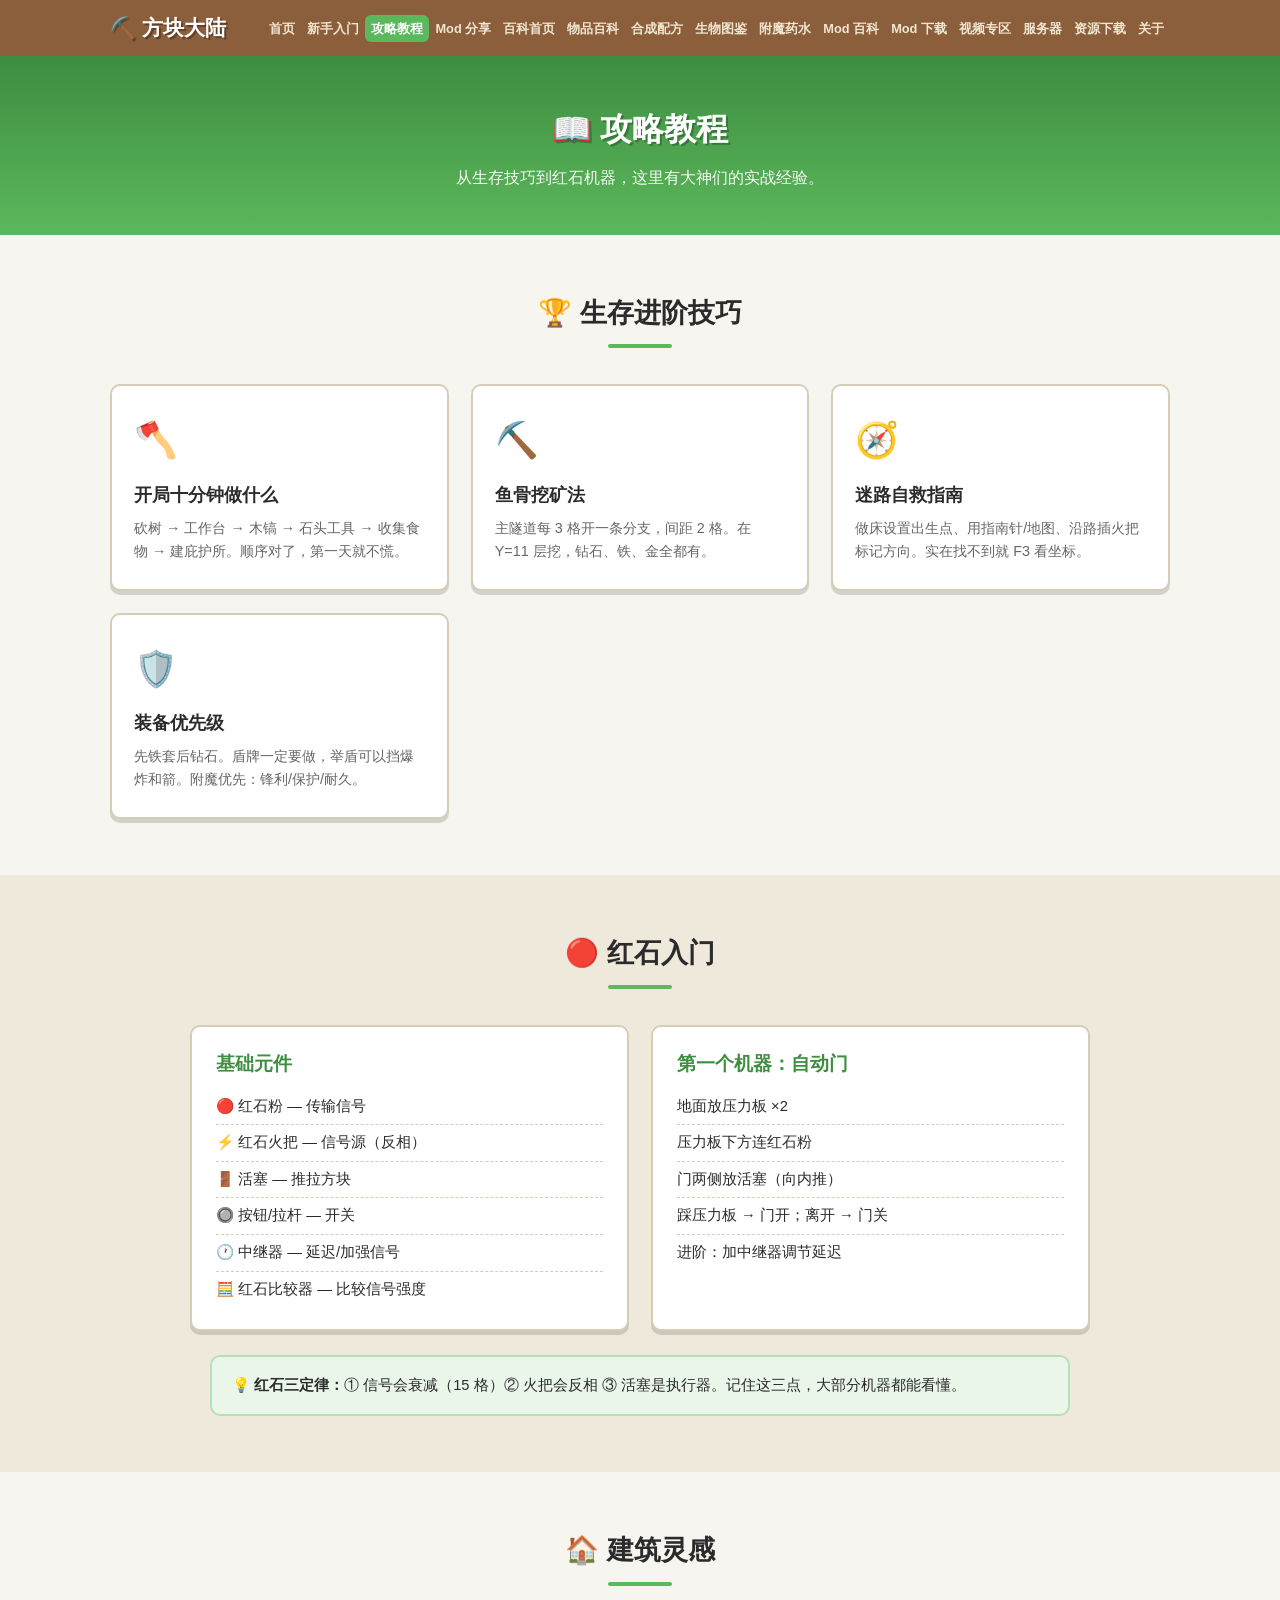
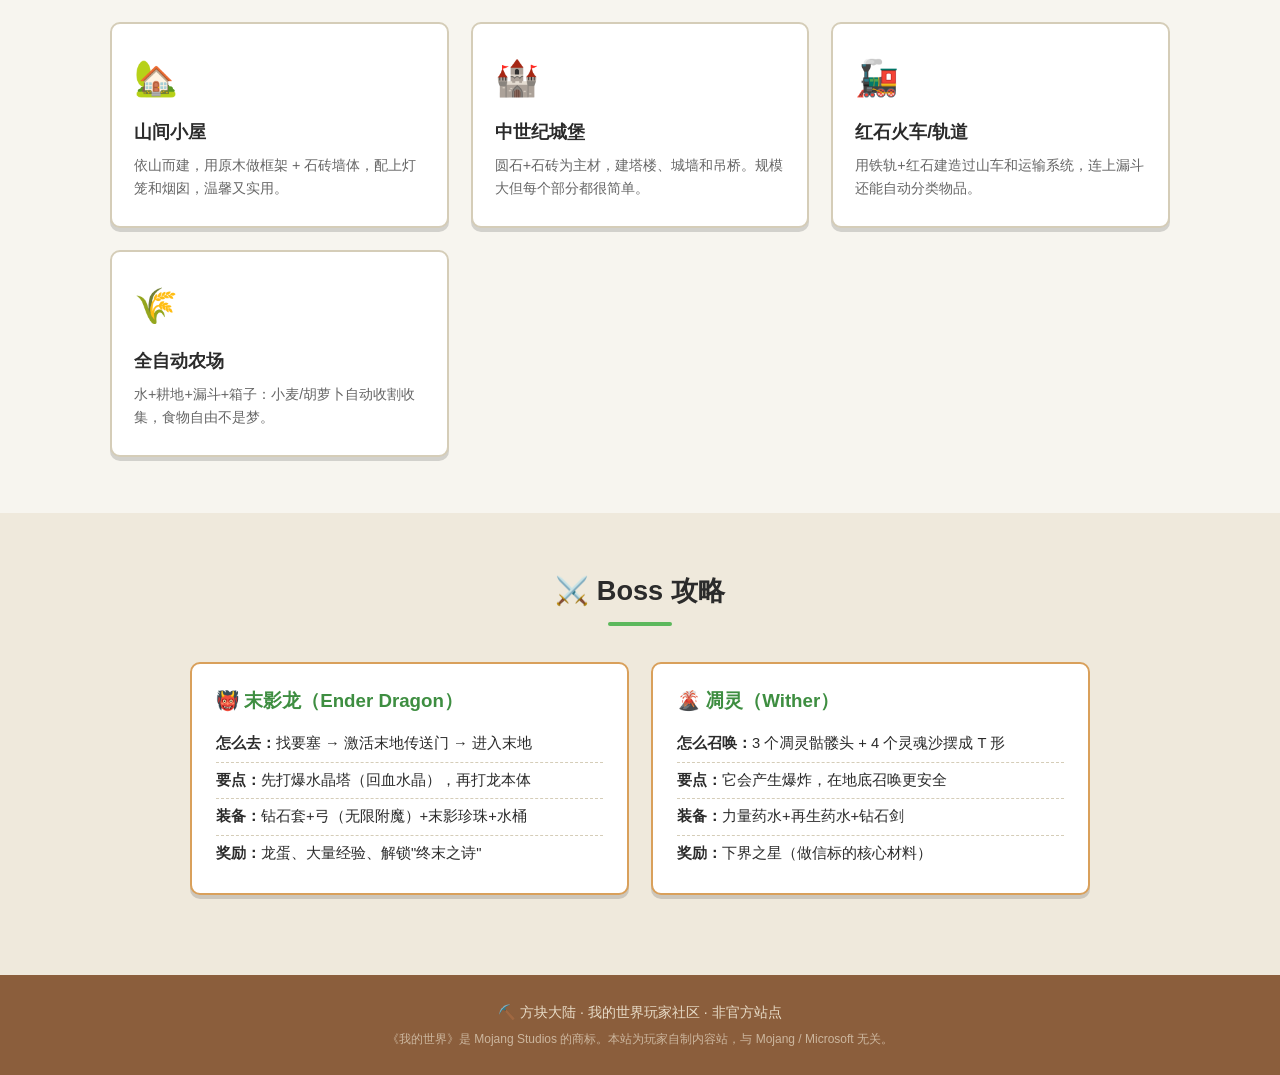
<file: guides.html>
<!DOCTYPE html>
<html lang="zh-CN">
<head>
    <meta charset="UTF-8">
    <meta name="viewport" content="width=device-width, initial-scale=1.0">
    <title>攻略教程 — 方块大陆</title>
    <link rel="icon" type="image/svg+xml" href="favicon.svg">
    <link rel="stylesheet" href="style.css">
</head>
<body>
    <nav class="navbar">
        <div class="container">
            <a href="index.html" class="logo">⛏️ 方块大陆</a>
            <ul class="nav-links">
                <li><a href="index.html">首页</a></li>
                <li><a href="beginner.html">新手入门</a></li>
                <li><a href="guides.html" class="active">攻略教程</a></li>
                <li><a href="mods.html">Mod 分享</a></li>
                <li><a href="wiki.html">百科首页</a></li>
                <li><a href="items.html">物品百科</a></li>
                <li><a href="recipes.html">合成配方</a></li>
                <li><a href="mobs.html">生物图鉴</a></li>
                <li><a href="enchantments.html">附魔药水</a></li>
                <li><a href="mods.html">Mod 百科</a></li>
                <li><a href="mod-downloads.html">Mod 下载</a></li>
                <li><a href="videos.html">视频专区</a></li>
                <li><a href="server.html">服务器</a></li>
                <li><a href="downloads.html">资源下载</a></li>
                <li><a href="about.html">关于</a></li>
            </ul>
        </div>
    </nav>

    <section class="page-header">
        <div class="container">
            <h1>📖 攻略教程</h1>
            <p class="page-desc">从生存技巧到红石机器，这里有大神们的实战经验。</p>
        </div>
    </section>

    <section class="section">
        <div class="container">
            <h2 class="section-title">🏆 生存进阶技巧</h2>
            <div class="card-grid">
                <div class="card mc-card">
                    <div class="card-icon">🪓</div>
                    <h3>开局十分钟做什么</h3>
                    <p>砍树 → 工作台 → 木镐 → 石头工具 → 收集食物 → 建庇护所。顺序对了，第一天就不慌。</p>
                </div>
                <div class="card mc-card">
                    <div class="card-icon">⛏️</div>
                    <h3>鱼骨挖矿法</h3>
                    <p>主隧道每 3 格开一条分支，间距 2 格。在 Y=11 层挖，钻石、铁、金全都有。</p>
                </div>
                <div class="card mc-card">
                    <div class="card-icon">🧭</div>
                    <h3>迷路自救指南</h3>
                    <p>做床设置出生点、用指南针/地图、沿路插火把标记方向。实在找不到就 F3 看坐标。</p>
                </div>
                <div class="card mc-card">
                    <div class="card-icon">🛡️</div>
                    <h3>装备优先级</h3>
                    <p>先铁套后钻石。盾牌一定要做，举盾可以挡爆炸和箭。附魔优先：锋利/保护/耐久。</p>
                </div>
            </div>
        </div>
    </section>

    <section class="section section-alt">
        <div class="container">
            <h2 class="section-title">🔴 红石入门</h2>
            <div class="two-col">
                <div class="col-card">
                    <h3>基础元件</h3>
                    <ul class="clean-list">
                        <li>🔴 红石粉 — 传输信号</li>
                        <li>⚡ 红石火把 — 信号源（反相）</li>
                        <li>🚪 活塞 — 推拉方块</li>
                        <li>🔘 按钮/拉杆 — 开关</li>
                        <li>🕐 中继器 — 延迟/加强信号</li>
                        <li>🧮 红石比较器 — 比较信号强度</li>
                    </ul>
                </div>
                <div class="col-card">
                    <h3>第一个机器：自动门</h3>
                    <ol class="clean-list">
                        <li>地面放压力板 ×2</li>
                        <li>压力板下方连红石粉</li>
                        <li>门两侧放活塞（向内推）</li>
                        <li>踩压力板 → 门开；离开 → 门关</li>
                        <li>进阶：加中继器调节延迟</li>
                    </ol>
                </div>
            </div>
            <div class="tip-box">
                💡 <strong>红石三定律：</strong>① 信号会衰减（15 格）② 火把会反相 ③ 活塞是执行器。记住这三点，大部分机器都能看懂。
            </div>
        </div>
    </section>

    <section class="section">
        <div class="container">
            <h2 class="section-title">🏠 建筑灵感</h2>
            <div class="card-grid">
                <div class="card mc-card">
                    <div class="card-icon">🏡</div>
                    <h3>山间小屋</h3>
                    <p>依山而建，用原木做框架 + 石砖墙体，配上灯笼和烟囱，温馨又实用。</p>
                </div>
                <div class="card mc-card">
                    <div class="card-icon">🏰</div>
                    <h3>中世纪城堡</h3>
                    <p>圆石+石砖为主材，建塔楼、城墙和吊桥。规模大但每个部分都很简单。</p>
                </div>
                <div class="card mc-card">
                    <div class="card-icon">🚂</div>
                    <h3>红石火车/轨道</h3>
                    <p>用铁轨+红石建造过山车和运输系统，连上漏斗还能自动分类物品。</p>
                </div>
                <div class="card mc-card">
                    <div class="card-icon">🌾</div>
                    <h3>全自动农场</h3>
                    <p>水+耕地+漏斗+箱子：小麦/胡萝卜自动收割收集，食物自由不是梦。</p>
                </div>
            </div>
        </div>
    </section>

    <section class="section section-alt">
        <div class="container">
            <h2 class="section-title">⚔️ Boss 攻略</h2>
            <div class="two-col">
                <div class="col-card boss-card">
                    <h3>👹 末影龙（Ender Dragon）</h3>
                    <ul class="clean-list">
                        <li><strong>怎么去：</strong>找要塞 → 激活末地传送门 → 进入末地</li>
                        <li><strong>要点：</strong>先打爆水晶塔（回血水晶），再打龙本体</li>
                        <li><strong>装备：</strong>钻石套+弓（无限附魔）+末影珍珠+水桶</li>
                        <li><strong>奖励：</strong>龙蛋、大量经验、解锁"终末之诗"</li>
                    </ul>
                </div>
                <div class="col-card boss-card">
                    <h3>🌋 凋灵（Wither）</h3>
                    <ul class="clean-list">
                        <li><strong>怎么召唤：</strong>3 个凋灵骷髅头 + 4 个灵魂沙摆成 T 形</li>
                        <li><strong>要点：</strong>它会产生爆炸，在地底召唤更安全</li>
                        <li><strong>装备：</strong>力量药水+再生药水+钻石剑</li>
                        <li><strong>奖励：</strong>下界之星（做信标的核心材料）</li>
                    </ul>
                </div>
            </div>
        </div>
    </section>

    <footer class="footer">
        <div class="container">
            <p>⛏️ 方块大陆 · 我的世界玩家社区 · 非官方站点</p>
            <p class="footer-note">《我的世界》是 Mojang Studios 的商标。本站为玩家自制内容站，与 Mojang / Microsoft 无关。</p>
        </div>
    </footer>
</body>
</html>
</file>
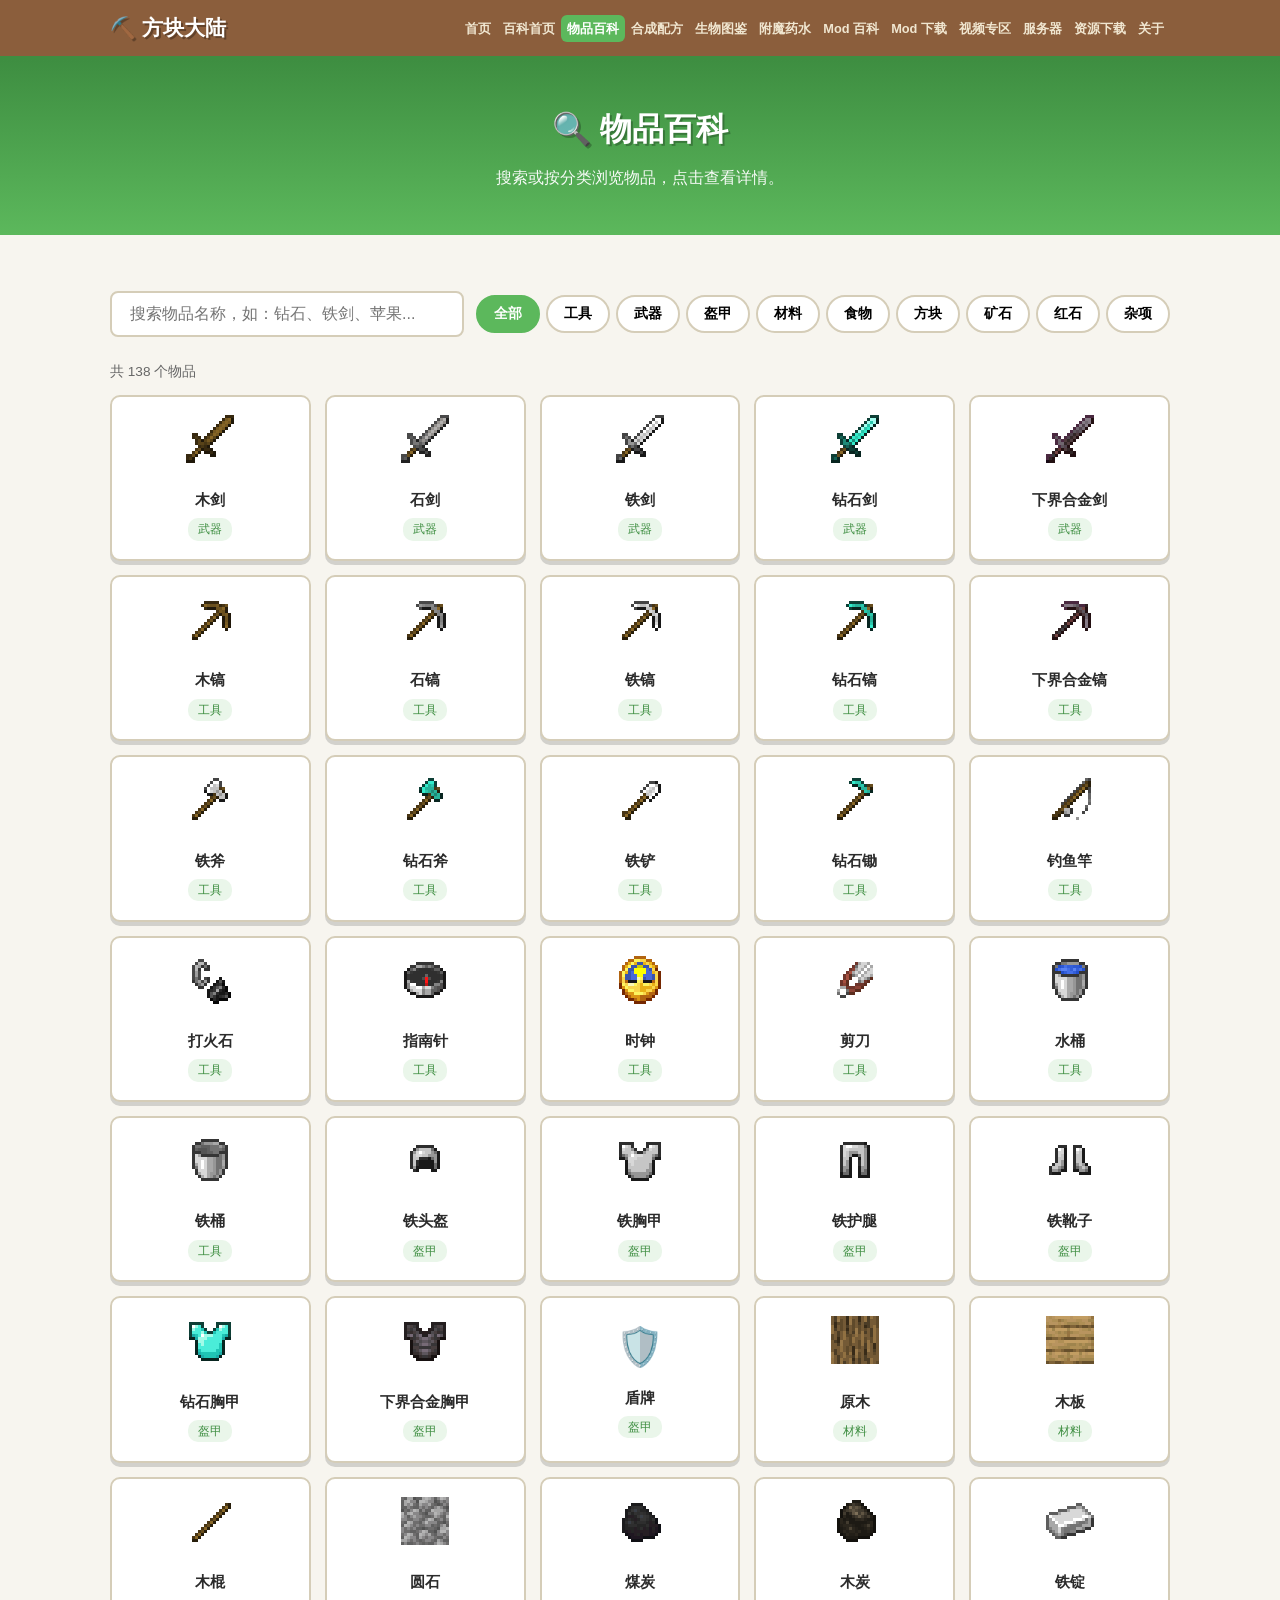
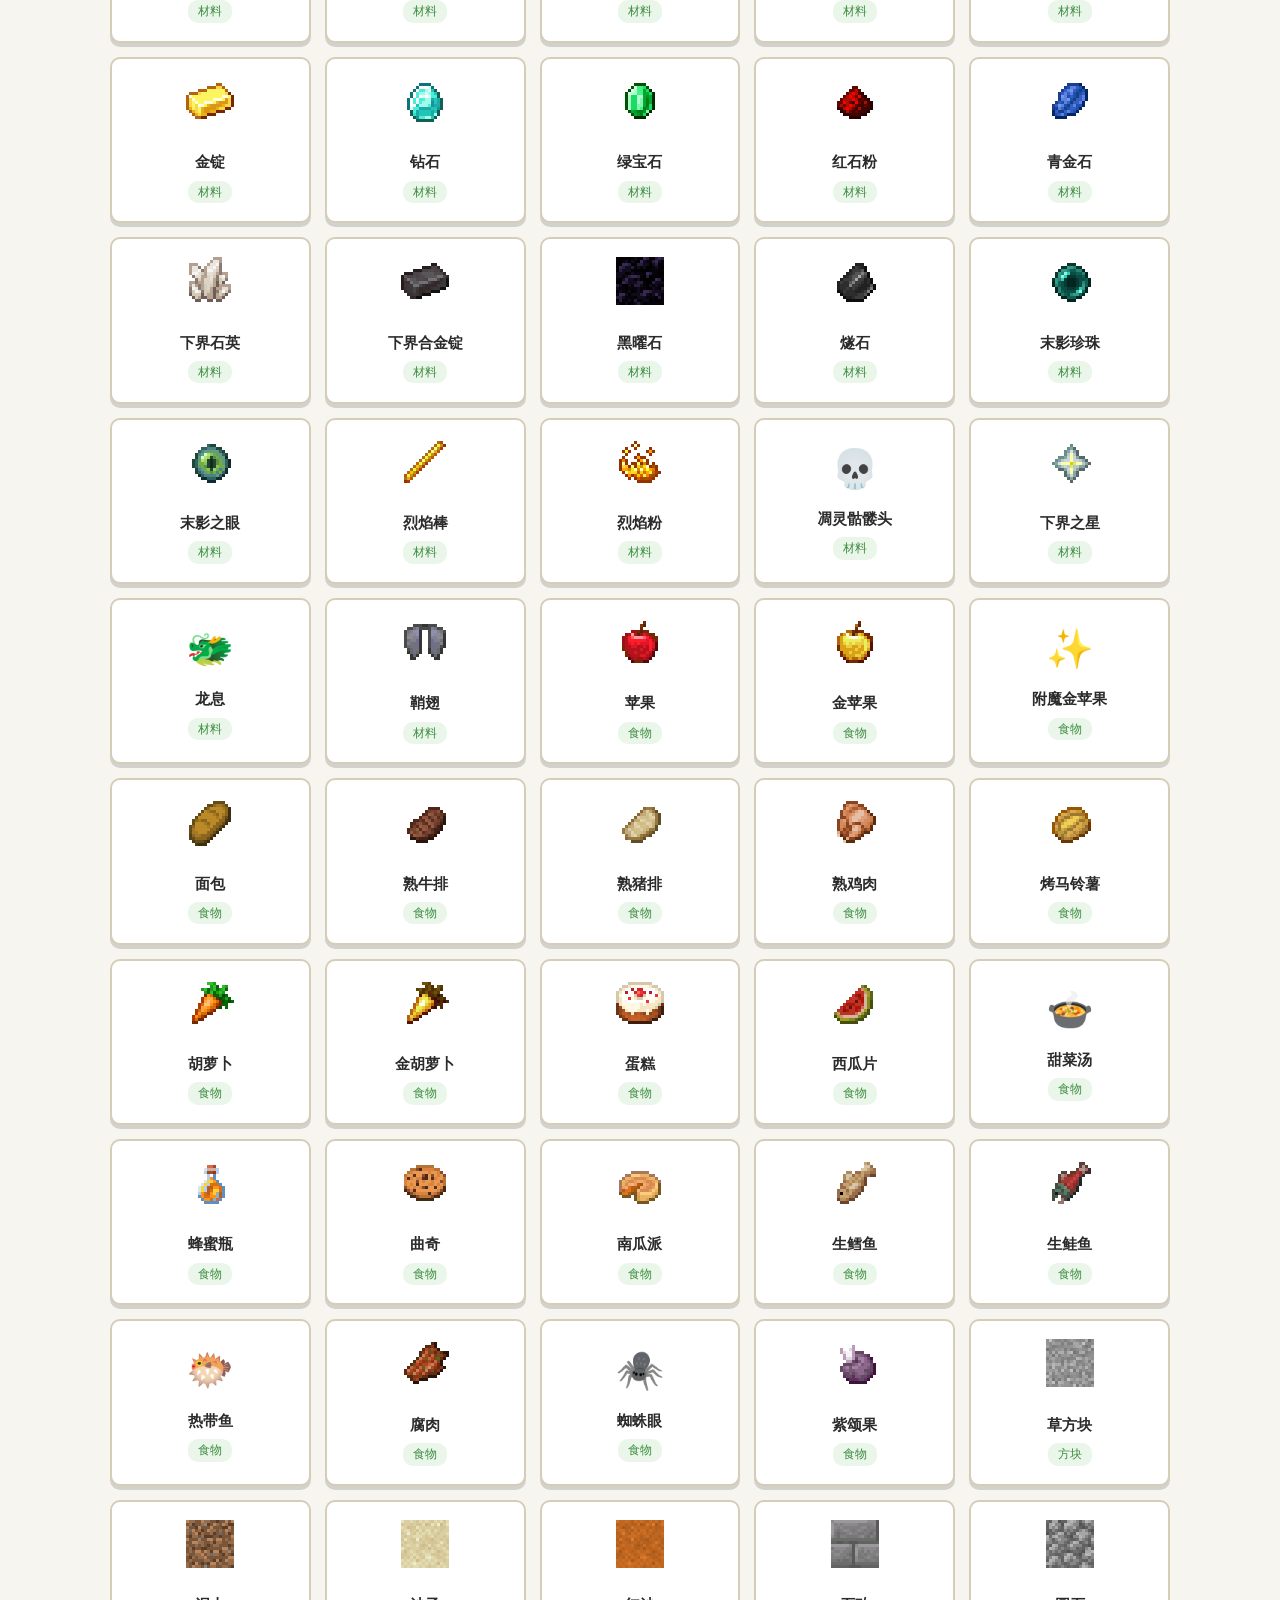
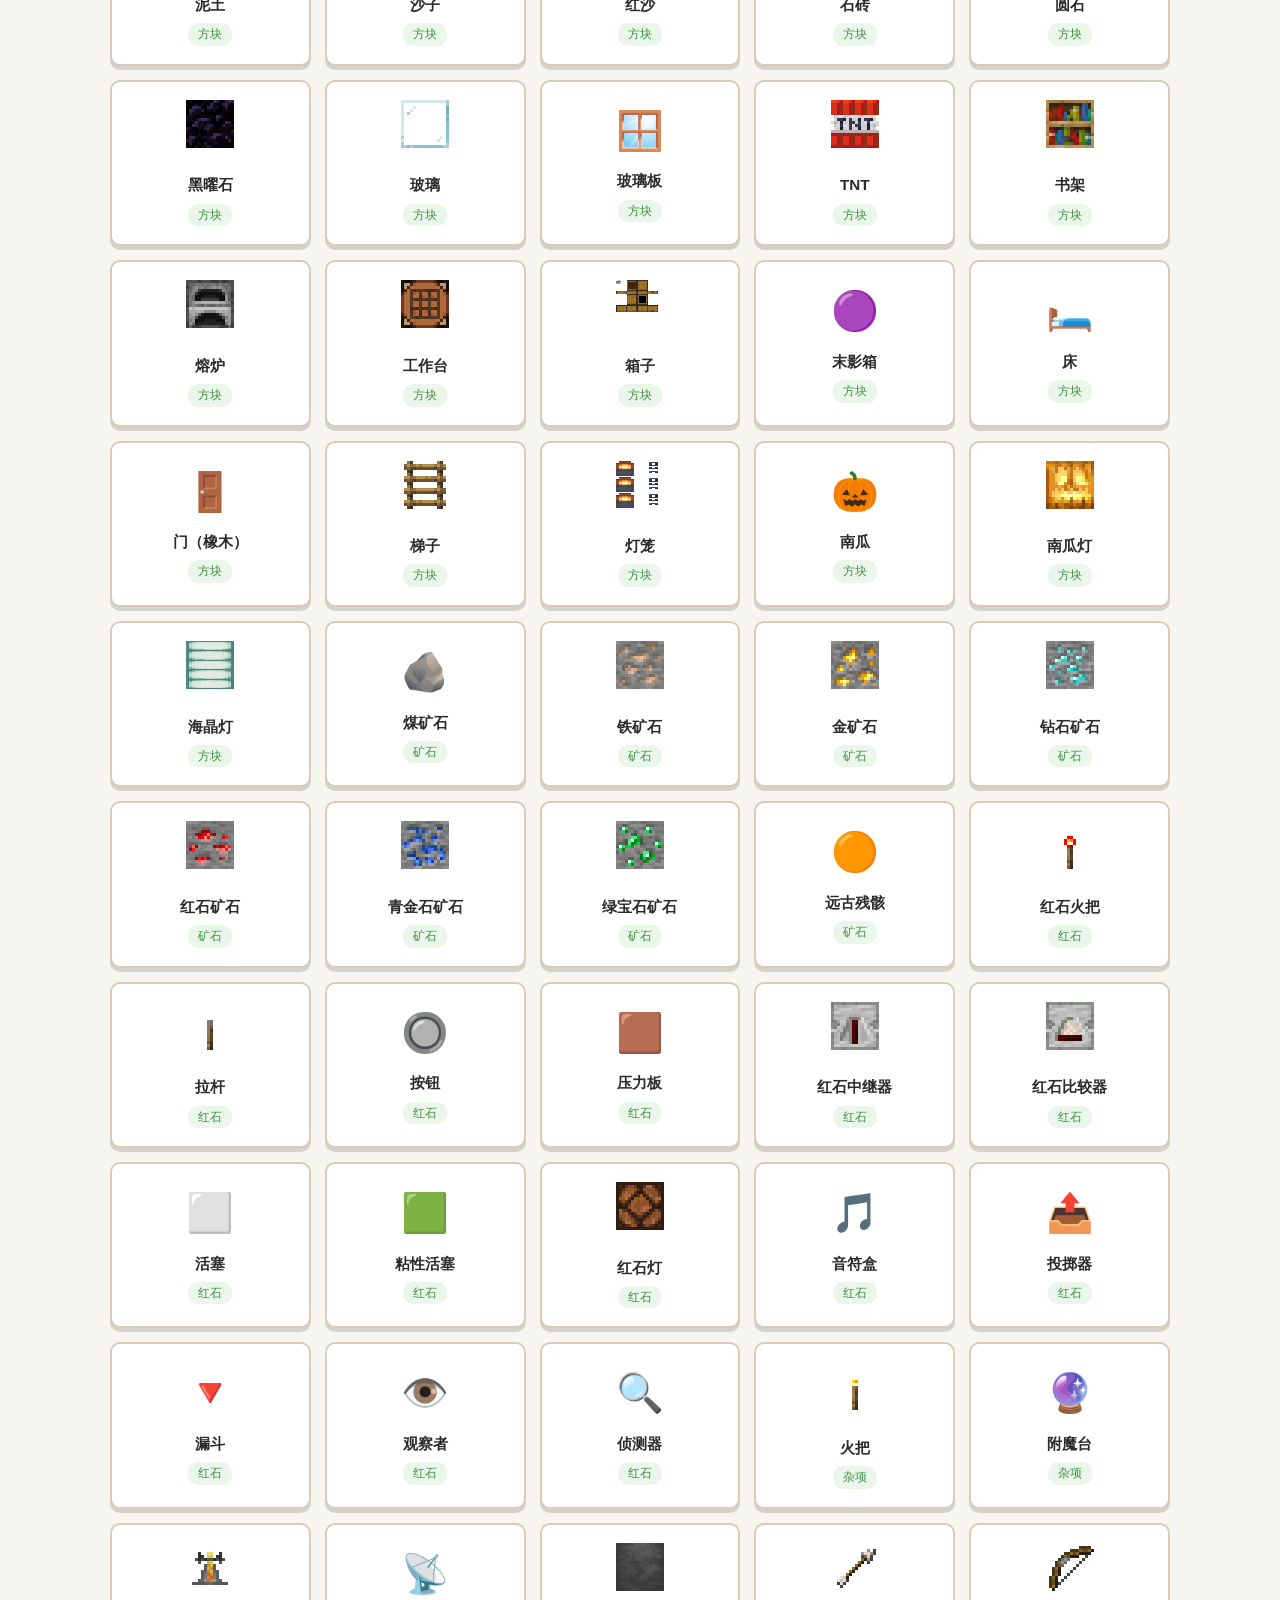
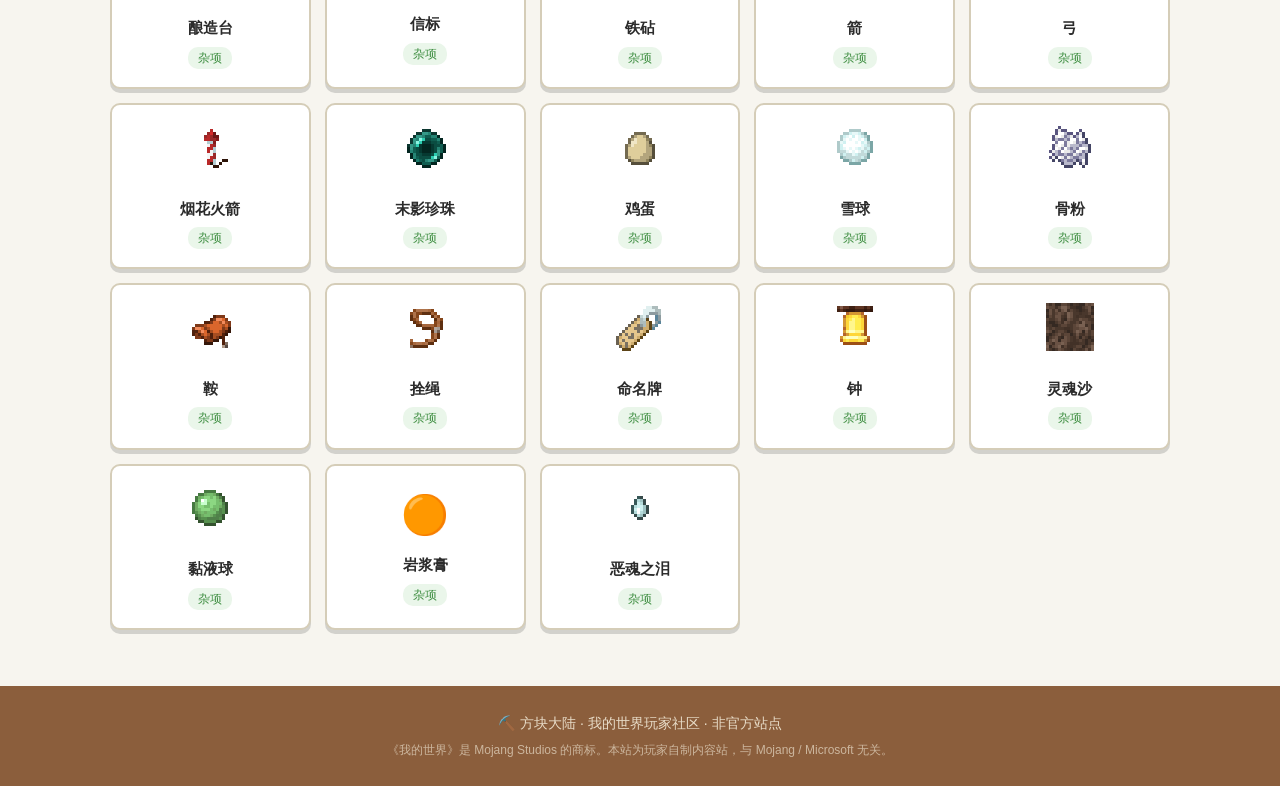
<file: items.html>
<!DOCTYPE html>
<html lang="zh-CN">
<head>
    <meta charset="UTF-8">
    <meta name="viewport" content="width=device-width, initial-scale=1.0">
    <title>物品百科 — 方块大陆</title>
    <link rel="icon" type="image/svg+xml" href="favicon.svg">
    <link rel="stylesheet" href="style.css">
    <style>
        .wiki-toolbar { display: flex; gap: 12px; flex-wrap: wrap; margin-bottom: 24px; align-items: center; }
        .wiki-search {
            flex: 1; min-width: 220px; padding: 12px 18px; font-size: 1rem;
            border: 2px solid var(--mc-border); border-radius: 8px; outline: none;
            transition: border-color 0.2s;
        }
        .wiki-search:focus { border-color: var(--mc-green); }
        .type-filter { display: flex; gap: 6px; flex-wrap: wrap; }
        .type-btn {
            padding: 8px 16px; border: 2px solid var(--mc-border); border-radius: 20px;
            background: #fff; cursor: pointer; font-size: 0.85rem; font-weight: 600;
            transition: all 0.2s; font-family: inherit;
        }
        .type-btn:hover { border-color: var(--mc-green); color: var(--mc-green-dark); }
        .type-btn.active { background: var(--mc-green); color: #fff; border-color: var(--mc-green); }
        .item-grid { display: grid; grid-template-columns: repeat(auto-fill, minmax(200px, 1fr)); gap: 14px; }
        .item-card {
            background: #fff; border: 2px solid var(--mc-border); border-radius: 10px;
            padding: 18px 16px; text-align: center; cursor: pointer; box-shadow: var(--mc-shadow);
            transition: all 0.15s;
        }
        .item-card:hover { transform: translateY(-3px); border-color: var(--mc-green); }
        .item-card .i-icon { font-size: 2.4rem; display: block; margin-bottom: 8px; }
        .item-card .i-icon img, .modal .m-icon img { image-rendering: pixelated; }
        .item-card .i-icon img { width: 48px; height: 48px; }
        .modal .m-icon img { width: 80px; height: 80px; }
        .item-card .i-name { font-weight: 700; font-size: 0.95rem; }
        .item-card .i-type { display: inline-block; margin-top: 6px; font-size: 0.72rem; color: var(--mc-green-dark); background: #eaf6ea; padding: 2px 10px; border-radius: 10px; }
        .item-count { color: var(--mc-text-dim); font-size: 0.85rem; margin-bottom: 12px; }

        /* 详情弹窗 */
        .modal-overlay {
            display: none; position: fixed; inset: 0; background: rgba(0,0,0,0.6);
            z-index: 1000; align-items: center; justify-content: center; padding: 20px;
        }
        .modal-overlay.show { display: flex; }
        .modal {
            background: #fff; border-radius: 12px; max-width: 460px; width: 100%;
            padding: 28px; box-shadow: 0 20px 60px rgba(0,0,0,0.3); max-height: 80vh; overflow-y: auto;
        }
        .modal .m-icon { font-size: 3rem; text-align: center; display: block; margin-bottom: 8px; }
        .modal h3 { text-align: center; font-size: 1.3rem; margin-bottom: 4px; }
        .modal .m-type { text-align: center; font-size: 0.8rem; color: var(--mc-green-dark); background: #eaf6ea; display: inline-block; padding: 3px 12px; border-radius: 12px; margin: 0 auto 16px; }
        .modal .m-row { margin-bottom: 12px; }
        .modal .m-label { font-weight: 700; color: var(--mc-green-dark); font-size: 0.85rem; margin-bottom: 3px; }
        .modal .m-val { font-size: 0.92rem; line-height: 1.6; }
        .modal-close {
            display: block; margin: 20px auto 0; background: var(--mc-green); color: #fff;
            border: none; padding: 10px 32px; border-radius: 8px; font-size: 0.95rem; font-weight: 700; cursor: pointer;
        }
        .modal-close:hover { background: var(--mc-green-dark); }
        .empty-tip { text-align: center; color: var(--mc-text-dim); padding: 40px 0; font-size: 1rem; }
    </style>
</head>
<body>
    <nav class="navbar">
        <div class="container">
            <a href="index.html" class="logo">⛏️ 方块大陆</a>
            <ul class="nav-links">
                <li><a href="index.html">首页</a></li>
                <li><a href="wiki.html">百科首页</a></li>
                <li><a href="items.html" class="active">物品百科</a></li>
                <li><a href="recipes.html">合成配方</a></li>
                <li><a href="mobs.html">生物图鉴</a></li>
                <li><a href="enchantments.html">附魔药水</a></li>
                <li><a href="mods.html">Mod 百科</a></li>
                <li><a href="mod-downloads.html">Mod 下载</a></li>
                <li><a href="videos.html">视频专区</a></li>
                <li><a href="server.html">服务器</a></li>
                <li><a href="downloads.html">资源下载</a></li>
                <li><a href="about.html">关于</a></li>
            </ul>
        </div>
    </nav>

    <section class="page-header">
        <div class="container">
            <h1>🔍 物品百科</h1>
            <p class="page-desc">搜索或按分类浏览物品，点击查看详情。</p>
        </div>
    </section>

    <section class="section">
        <div class="container">
            <div class="wiki-toolbar">
                <input type="text" class="wiki-search" id="search-input" placeholder="搜索物品名称，如：钻石、铁剑、苹果..." oninput="renderItems()">
                <div class="type-filter" id="type-filter"></div>
            </div>
            <div class="item-count" id="item-count"></div>
            <div class="item-grid" id="item-grid"></div>
            <div class="empty-tip" id="empty-tip" style="display:none;">😅 没有找到匹配的物品，换个关键词试试？</div>
        </div>
    </section>

    <!-- 详情弹窗 -->
    <div class="modal-overlay" id="modal-overlay" onclick="closeModal(event)">
        <div class="modal" id="modal" onclick="event.stopPropagation()">
            <span class="m-icon" id="m-icon"></span>
            <h3 id="m-name"></h3>
            <div style="text-align:center;"><span class="m-type" id="m-type"></span></div>
            <div class="m-row"><div class="m-label">📖 介绍</div><div class="m-val" id="m-desc"></div></div>
            <div class="m-row"><div class="m-label">🏭 获取方式</div><div class="m-val" id="m-source"></div></div>
            <div class="m-row"><div class="m-label">🛠️ 用途</div><div class="m-val" id="m-use"></div></div>
            <button class="modal-close" onclick="closeModal()">关闭</button>
        </div>
    </div>

    <footer class="footer">
        <div class="container">
            <p>⛏️ 方块大陆 · 我的世界玩家社区 · 非官方站点</p>
            <p class="footer-note">《我的世界》是 Mojang Studios 的商标。本站为玩家自制内容站，与 Mojang / Microsoft 无关。</p>
        </div>
    </footer>

    <script src="data/items.js"></script>
    <script src="data/item_images.js"></script>
    <script>
        let currentType = '全部';
        let currentItems = window.MC_ITEMS;

        // 渲染分类按钮
        function renderTypeFilter() {
            const container = document.getElementById('type-filter');
            container.innerHTML = window.MC_ITEM_TYPES.map(t =>
                `<button class="type-btn${t === currentType ? ' active' : ''}" onclick="setType('${t}')">${t}</button>`
            ).join('');
        }

        function setType(type) {
            currentType = type;
            renderTypeFilter();
            renderItems();
        }

        function renderItems() {
            const query = document.getElementById('search-input').value.trim().toLowerCase();
            const grid = document.getElementById('item-grid');
            const count = document.getElementById('item-count');
            const empty = document.getElementById('empty-tip');

            currentItems = window.MC_ITEMS.filter(item => {
                const matchType = currentType === '全部' || item.type === currentType;
                const matchQuery = !query || item.name.toLowerCase().includes(query) || item.desc.toLowerCase().includes(query);
                return matchType && matchQuery;
            });

            count.textContent = `共 ${currentItems.length} 个物品`;
            empty.style.display = currentItems.length === 0 ? 'block' : 'none';

            grid.innerHTML = currentItems.map(item => {
                const img = (window.MC_ITEM_IMAGES || {})[item.name];
                const iconHtml = img ? `<img src="${img}" alt="${item.name}">` : item.icon;
                return `
                <div class="item-card" onclick="showDetail('${item.name}')">
                    <span class="i-icon">${iconHtml}</span>
                    <div class="i-name">${item.name}</div>
                    <span class="i-type">${item.type}</span>
                </div>
            `;}).join('');
        }

        function showDetail(name) {
            const item = window.MC_ITEMS.find(i => i.name === name);
            if (!item) return;
            const img = (window.MC_ITEM_IMAGES || {})[item.name];
            document.getElementById('m-icon').innerHTML = img ? `<img src="${img}" alt="${item.name}">` : item.icon;
            document.getElementById('m-name').textContent = item.name;
            document.getElementById('m-type').textContent = item.type;
            document.getElementById('m-desc').textContent = item.desc;
            document.getElementById('m-source').textContent = item.source;
            document.getElementById('m-use').textContent = item.use;
            document.getElementById('modal-overlay').classList.add('show');
        }

        function closeModal(event) {
            if (event && event.target.id !== 'modal-overlay') return;
            document.getElementById('modal-overlay').classList.remove('show');
        }

        document.addEventListener('keydown', function(e) {
            if (e.key === 'Escape') closeModal();
        });

        // 支持 URL 参数 ?q=xxx 自动搜索（从百科首页快速搜索跳转）
        (function() {
            const params = new URLSearchParams(window.location.search);
            const q = params.get('q');
            if (q) {
                document.getElementById('search-input').value = q;
            }
        })();

        renderTypeFilter();
        renderItems();
    </script>
</body>
</html>
</file>
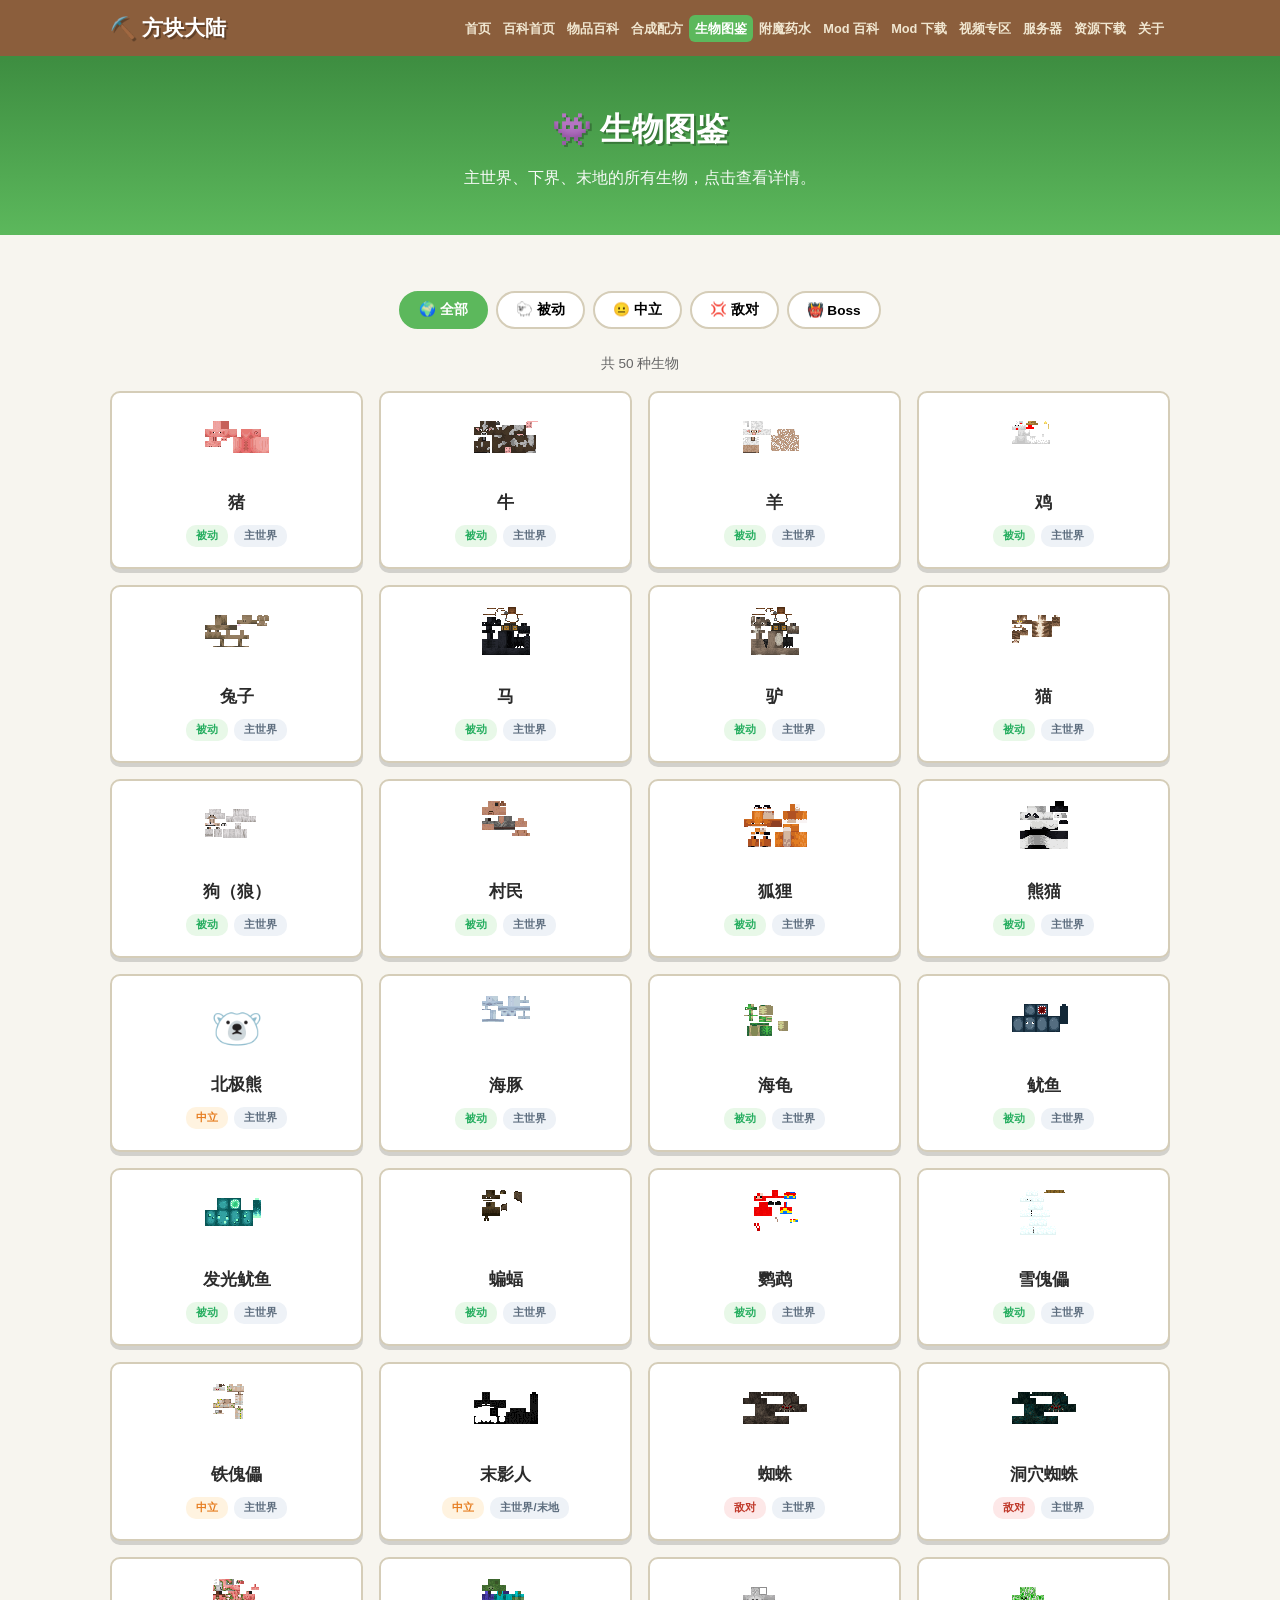
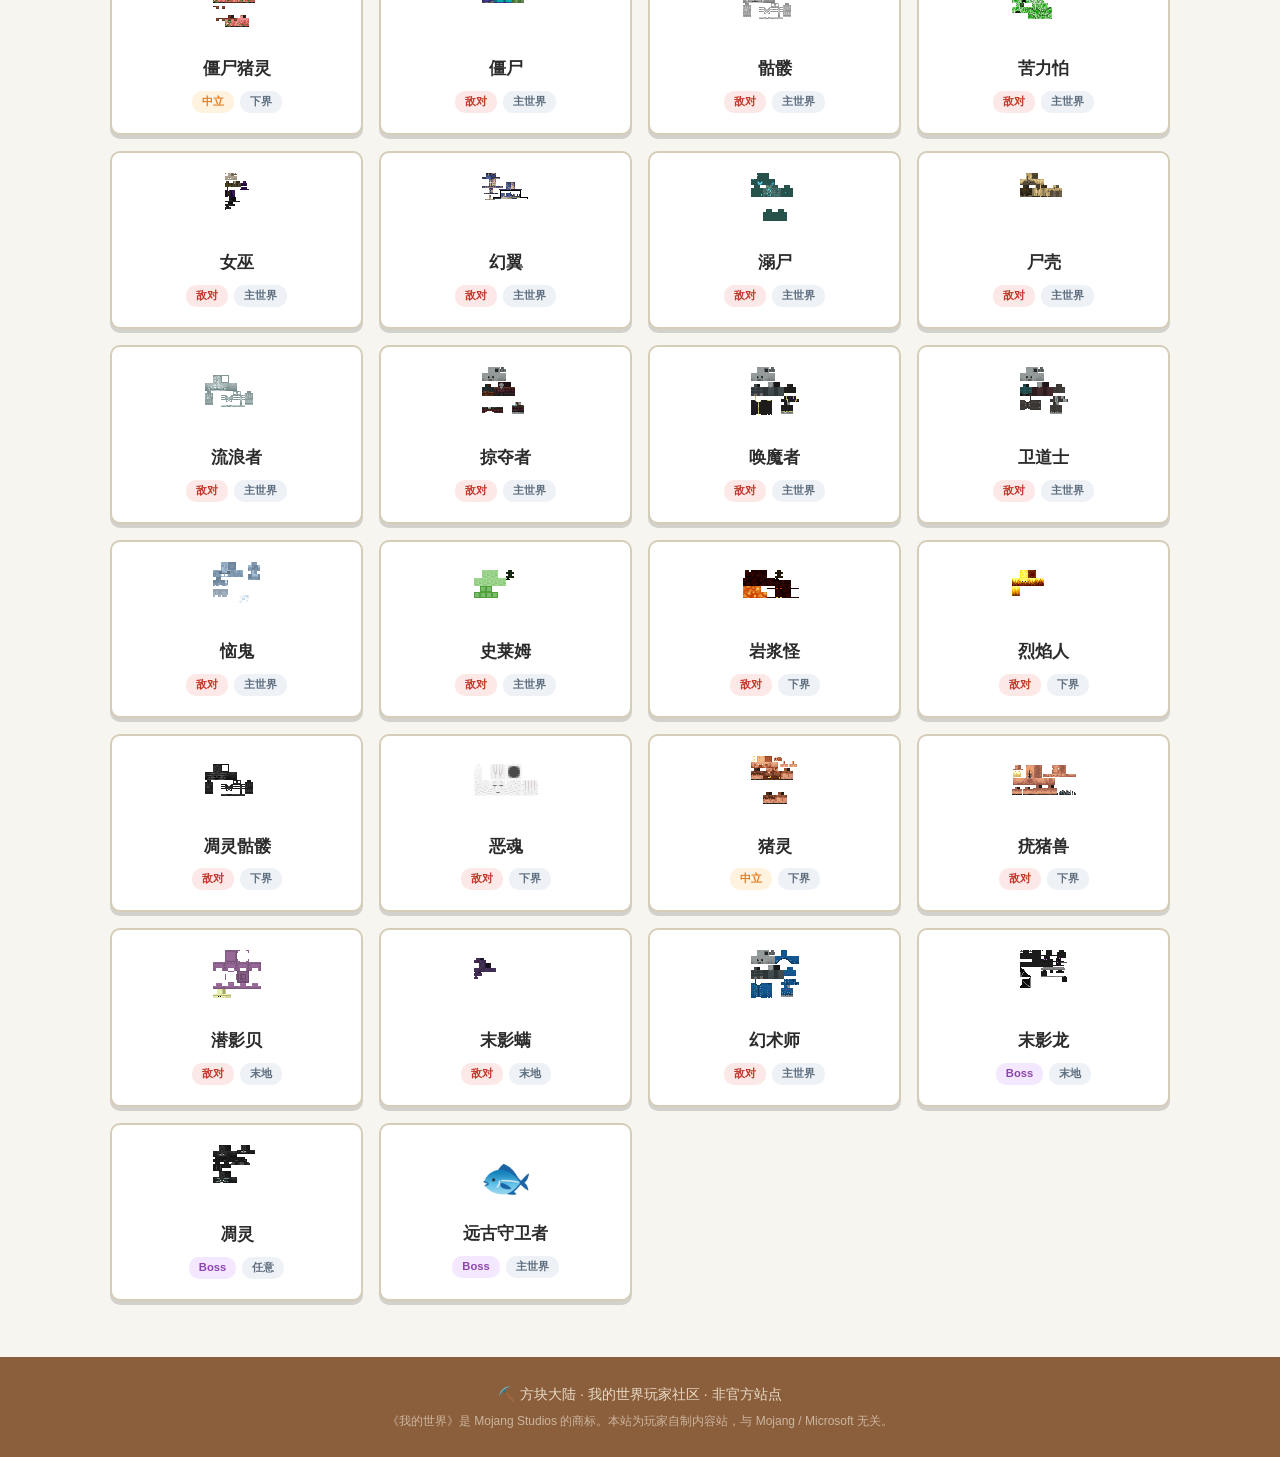
<file: mobs.html>
<!DOCTYPE html>
<html lang="zh-CN">
<head>
    <meta charset="UTF-8">
    <meta name="viewport" content="width=device-width, initial-scale=1.0">
    <title>生物图鉴 — 方块大陆</title>
    <link rel="icon" type="image/svg+xml" href="favicon.svg">
    <link rel="stylesheet" href="style.css">
    <style>
        .mob-toolbar { display: flex; gap: 8px; flex-wrap: wrap; margin-bottom: 24px; justify-content: center; }
        .mob-filter {
            padding: 8px 18px; border: 2px solid var(--mc-border); border-radius: 20px;
            background: #fff; cursor: pointer; font-size: 0.85rem; font-weight: 600;
            transition: all 0.2s; font-family: inherit;
        }
        .mob-filter:hover { border-color: var(--mc-green); }
        .mob-filter.active { background: var(--mc-green); color: #fff; border-color: var(--mc-green); }
        .mob-grid { display: grid; grid-template-columns: repeat(auto-fill, minmax(240px, 1fr)); gap: 16px; }
        .mob-card {
            background: #fff; border: 2px solid var(--mc-border); border-radius: 10px;
            padding: 20px; box-shadow: var(--mc-shadow); cursor: pointer; transition: all 0.15s;
        }
        .mob-card:hover { transform: translateY(-3px); border-color: var(--mc-green); }
        .mob-icon { font-size: 2.6rem; display: block; text-align: center; margin-bottom: 10px; }
        .mob-icon img { image-rendering: pixelated; width: 64px; height: 48px; object-fit: contain; }
        .modal .m-icon img { image-rendering: pixelated; width: 96px; height: 72px; object-fit: contain; }
        .mob-name { font-weight: 700; text-align: center; font-size: 1.05rem; }
        .mob-tags { display: flex; gap: 6px; justify-content: center; margin-top: 8px; flex-wrap: wrap; }
        .mob-tag { font-size: 0.7rem; padding: 2px 10px; border-radius: 10px; font-weight: 600; }
        .tag-hostile { background: #fde8e8; color: #c0392b; }
        .tag-passive { background: #e8f8e8; color: #27ae60; }
        .tag-neutral { background: #fff3e0; color: #e67e22; }
        .tag-boss { background: #f3e8ff; color: #8e44ad; }
        .tag-dim { background: #eef2f7; color: #5d6d7e; }
        .mob-count { text-align: center; color: var(--mc-text-dim); font-size: 0.85rem; margin-bottom: 16px; }
        .empty-tip { text-align: center; color: var(--mc-text-dim); padding: 40px 0; }
    </style>
</head>
<body>
    <nav class="navbar">
        <div class="container">
            <a href="index.html" class="logo">⛏️ 方块大陆</a>
            <ul class="nav-links">
                <li><a href="index.html">首页</a></li>
                <li><a href="wiki.html">百科首页</a></li>
                <li><a href="items.html">物品百科</a></li>
                <li><a href="recipes.html">合成配方</a></li>
                <li><a href="mobs.html" class="active">生物图鉴</a></li>
                <li><a href="enchantments.html">附魔药水</a></li>
                <li><a href="mods.html">Mod 百科</a></li>
                <li><a href="mod-downloads.html">Mod 下载</a></li>
                <li><a href="videos.html">视频专区</a></li>
                <li><a href="server.html">服务器</a></li>
                <li><a href="downloads.html">资源下载</a></li>
                <li><a href="about.html">关于</a></li>
            </ul>
        </div>
    </nav>

    <section class="page-header">
        <div class="container">
            <h1>👾 生物图鉴</h1>
            <p class="page-desc">主世界、下界、末地的所有生物，点击查看详情。</p>
        </div>
    </section>

    <section class="section">
        <div class="container">
            <div class="mob-toolbar" id="mob-filter">
                <button class="mob-filter active" onclick="setFilter('全部')">🌍 全部</button>
                <button class="mob-filter" onclick="setFilter('被动')">🐑 被动</button>
                <button class="mob-filter" onclick="setFilter('中立')">😐 中立</button>
                <button class="mob-filter" onclick="setFilter('敌对')">💢 敌对</button>
                <button class="mob-filter" onclick="setFilter('Boss')">👹 Boss</button>
            </div>
            <div class="mob-count" id="mob-count"></div>
            <div class="mob-grid" id="mob-grid"></div>
            <div class="empty-tip" id="empty-tip" style="display:none;">😅 没有找到相关生物。</div>
        </div>
    </section>

    <!-- 详情弹窗 -->
    <div class="modal-overlay" id="modal-overlay" onclick="closeModal(event)">
        <div class="modal" id="modal" onclick="event.stopPropagation()">
            <span class="m-icon" id="m-icon"></span>
            <h3 id="m-name"></h3>
            <div style="text-align:center;"><span class="m-type" id="m-type"></span></div>
            <div class="m-row"><div class="m-label">❤️ 生命值</div><div class="m-val" id="m-hp"></div></div>
            <div class="m-row"><div class="m-label">🎁 掉落物</div><div class="m-val" id="m-drops"></div></div>
            <div class="m-row"><div class="m-label">📍 生成地点</div><div class="m-val" id="m-spawn"></div></div>
            <div class="m-row"><div class="m-label">🌐 所在维度</div><div class="m-val" id="m-dim"></div></div>
            <div class="m-row"><div class="m-label">📖 介绍</div><div class="m-val" id="m-desc"></div></div>
            <button class="modal-close" onclick="closeModal()">关闭</button>
        </div>
    </div>

    <footer class="footer">
        <div class="container">
            <p>⛏️ 方块大陆 · 我的世界玩家社区 · 非官方站点</p>
            <p class="footer-note">《我的世界》是 Mojang Studios 的商标。本站为玩家自制内容站，与 Mojang / Microsoft 无关。</p>
        </div>
    </footer>

    <script src="data/mobs.js"></script>
    <script src="data/mob_images.js"></script>
    <script>
        let currentFilter = '全部';

        function setFilter(type) {
            currentFilter = type;
            document.querySelectorAll('.mob-filter').forEach(b => b.classList.remove('active'));
            document.querySelectorAll('.mob-filter').forEach(b => {
                if (b.textContent.includes(type)) b.classList.add('active');
            });
            renderMobs();
        }

        function tagClass(type) {
            const map = { '被动': 'tag-passive', '中立': 'tag-neutral', '敌对': 'tag-hostile', 'Boss': 'tag-boss' };
            return map[type] || 'tag-neutral';
        }

        function renderMobs() {
            const grid = document.getElementById('mob-grid');
            const count = document.getElementById('mob-count');
            const empty = document.getElementById('empty-tip');

            const filtered = window.MC_MOBS.filter(m => currentFilter === '全部' || m.type === currentFilter);
            count.textContent = `共 ${filtered.length} 种生物`;
            empty.style.display = filtered.length === 0 ? 'block' : 'none';

            grid.innerHTML = filtered.map(m => {
                const img = (window.MC_MOB_IMAGES || {})[m.name];
                const iconHtml = img ? `<img src="${img}" alt="${m.name}">` : m.icon;
                return `
                <div class="mob-card" onclick="showDetail('${m.name}')">
                    <span class="mob-icon">${iconHtml}</span>
                    <div class="mob-name">${m.name}</div>
                    <div class="mob-tags">
                        <span class="mob-tag ${tagClass(m.type)}">${m.type}</span>
                        <span class="mob-tag tag-dim">${m.dim}</span>
                    </div>
                </div>
            `;}).join('');
        }

        function showDetail(name) {
            const m = window.MC_MOBS.find(x => x.name === name);
            if (!m) return;
            const img = (window.MC_MOB_IMAGES || {})[m.name];
            document.getElementById('m-icon').innerHTML = img ? `<img src="${img}" alt="${m.name}">` : m.icon;
            document.getElementById('m-name').textContent = m.name;
            document.getElementById('m-type').textContent = m.type;
            document.getElementById('m-hp').textContent = m.hp + ' 点';
            document.getElementById('m-drops').textContent = m.drops;
            document.getElementById('m-spawn').textContent = m.spawn;
            document.getElementById('m-dim').textContent = m.dim;
            document.getElementById('m-desc').textContent = m.desc;
            document.getElementById('modal-overlay').classList.add('show');
        }

        function closeModal(event) {
            if (event && event.target.id !== 'modal-overlay') return;
            document.getElementById('modal-overlay').classList.remove('show');
        }

        document.addEventListener('keydown', function(e) {
            if (e.key === 'Escape') closeModal();
        });

        renderMobs();
    </script>
</body>
</html>
</file>
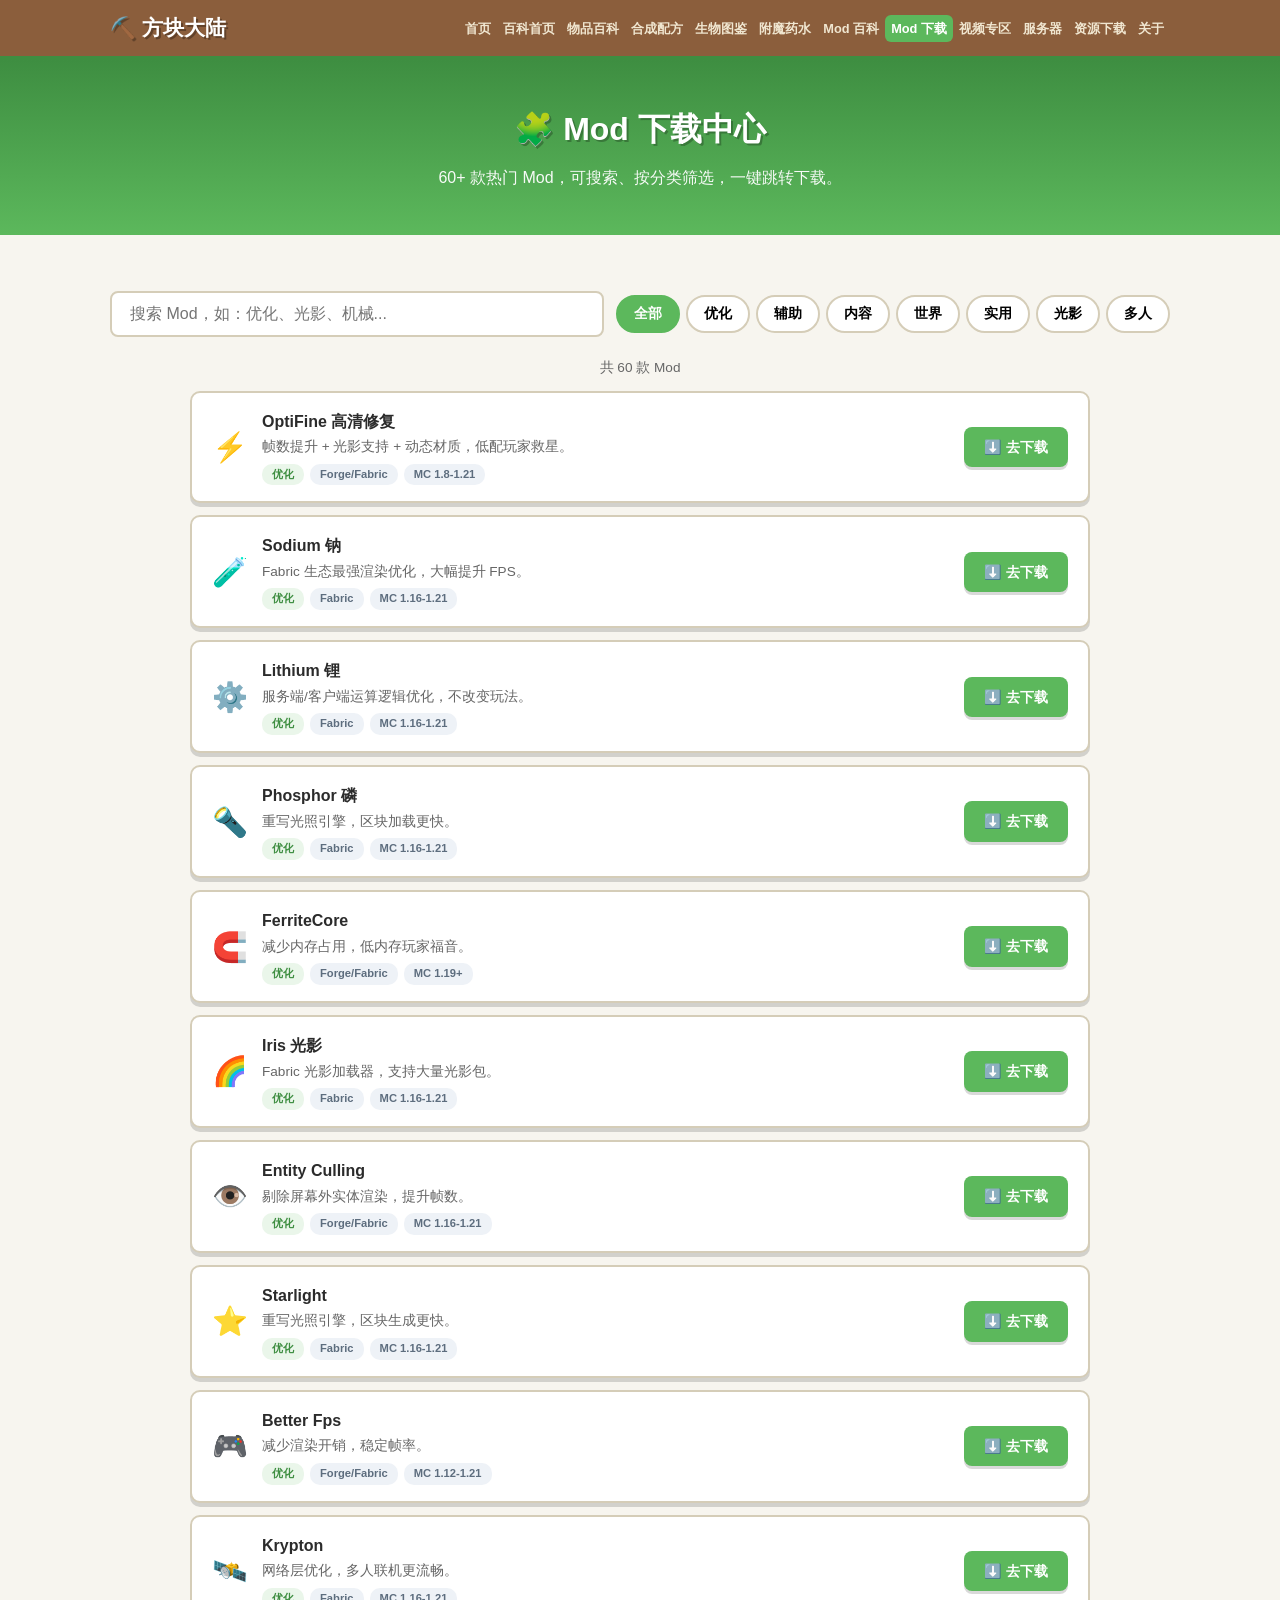
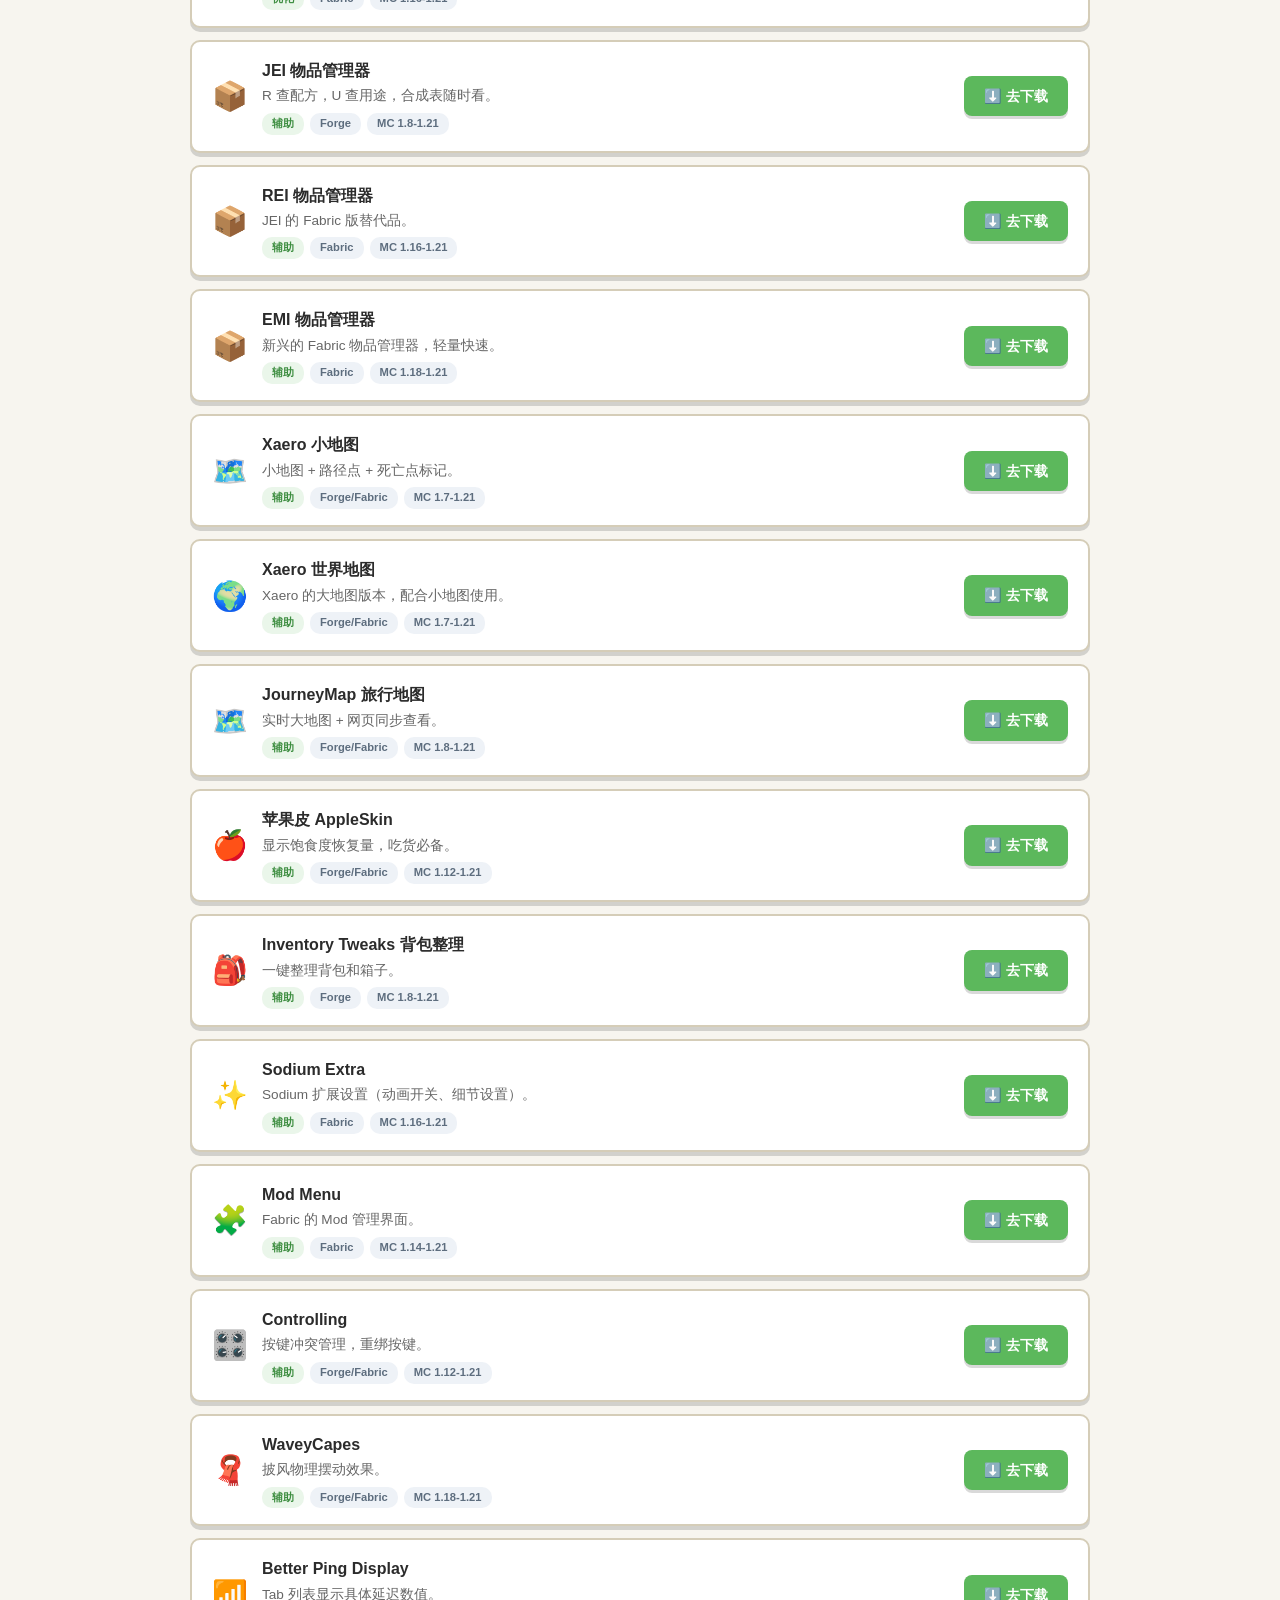
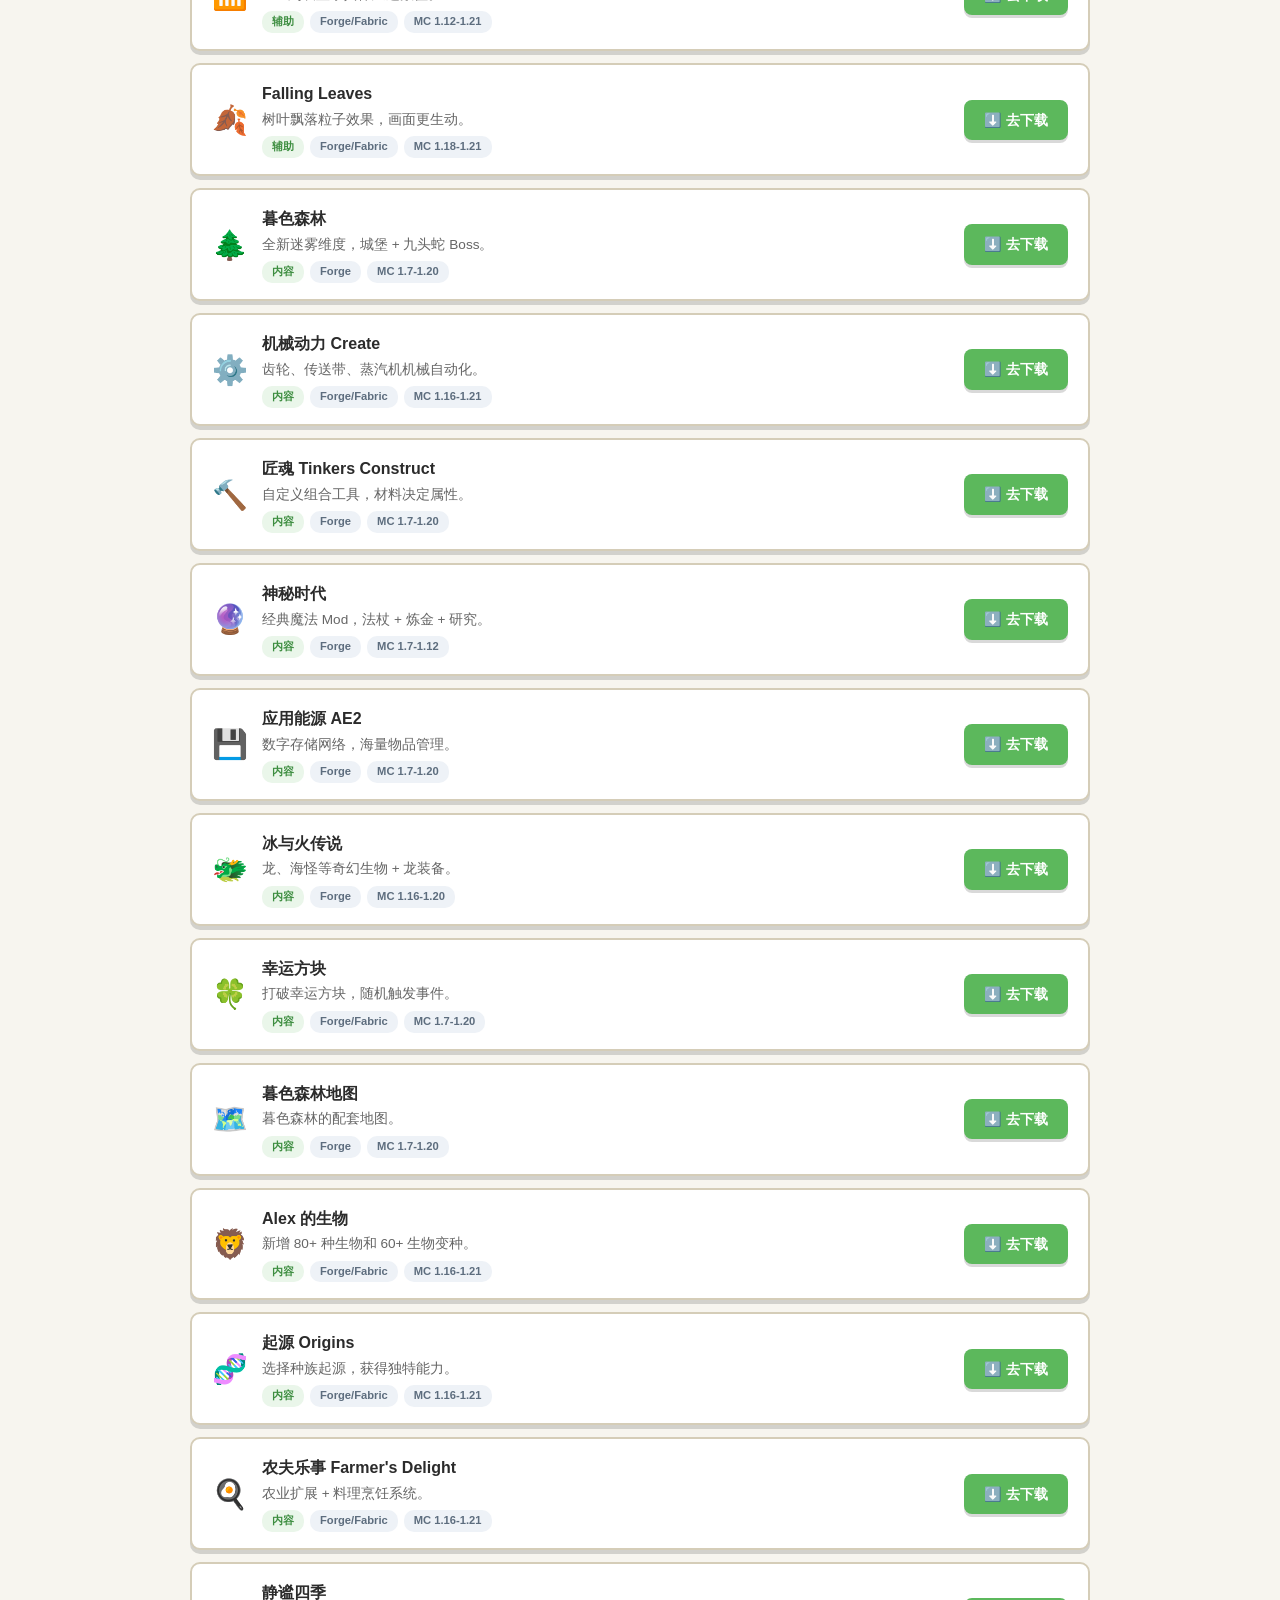
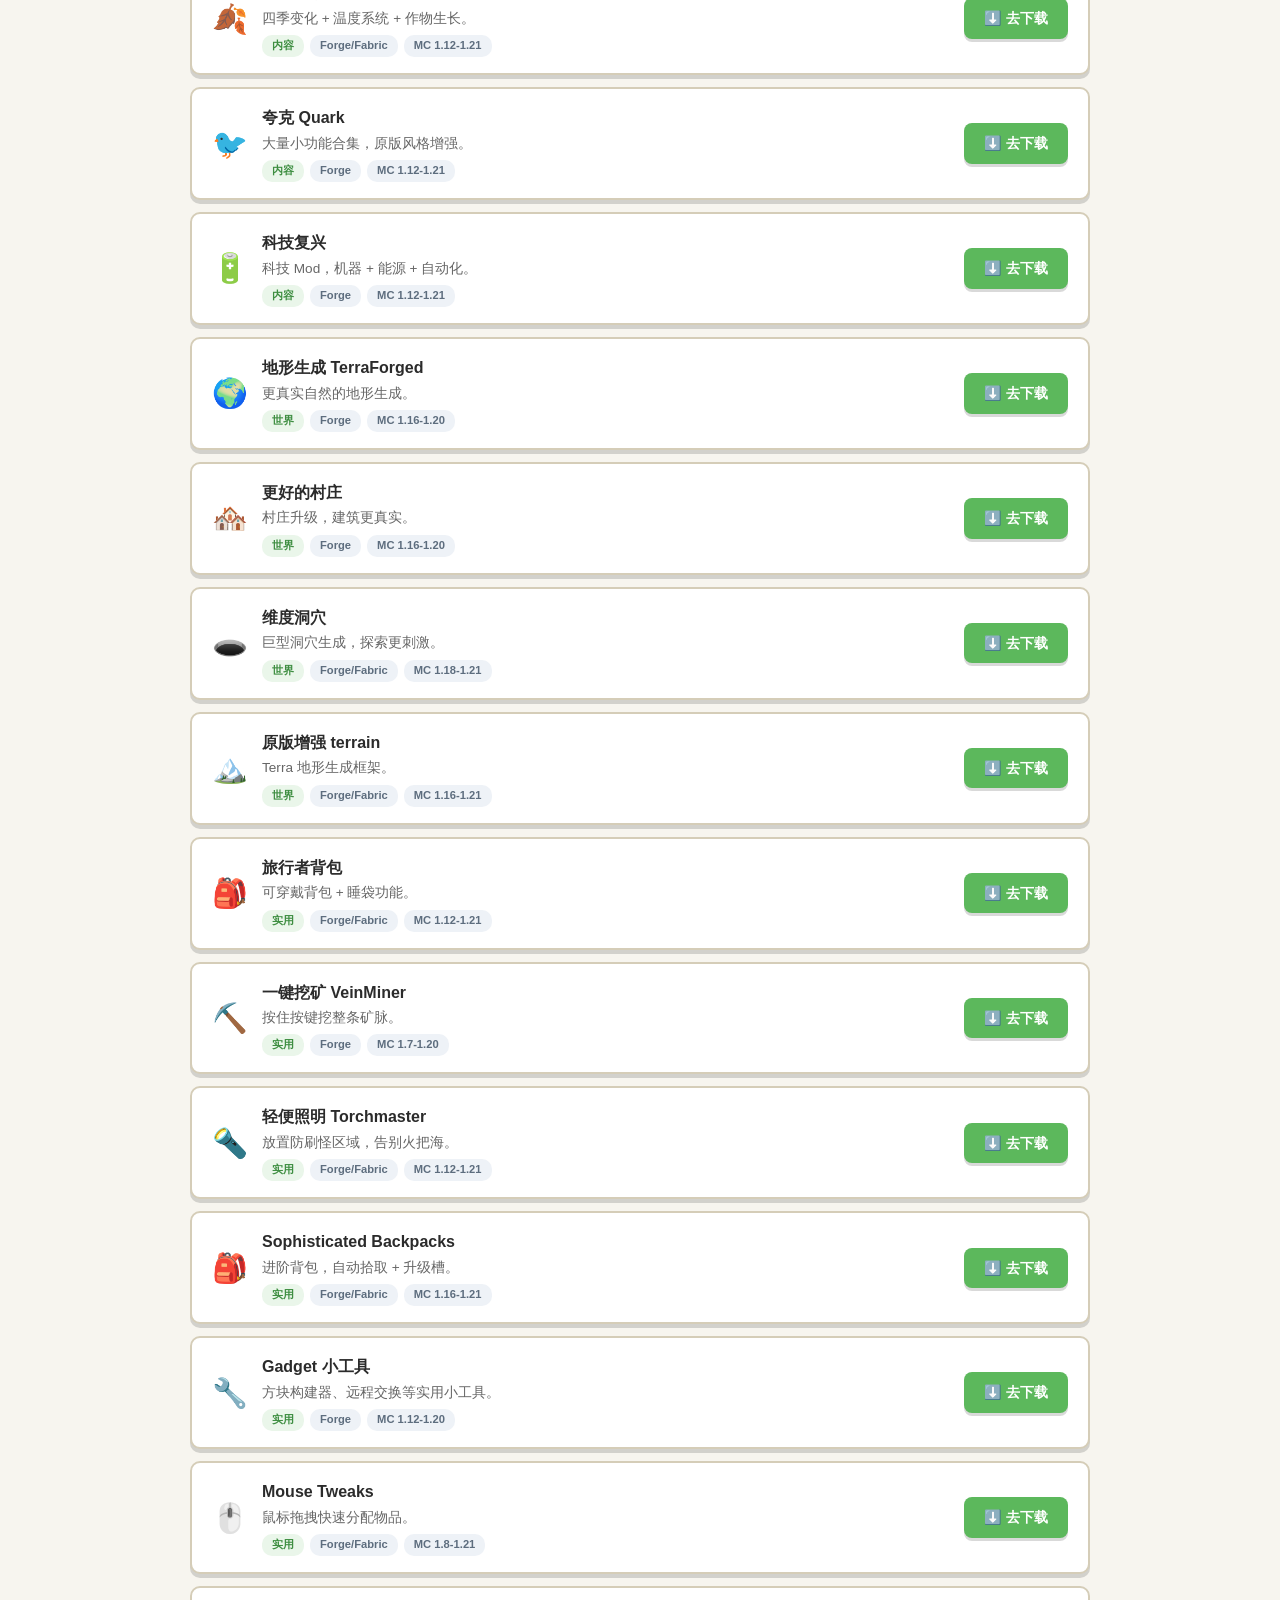
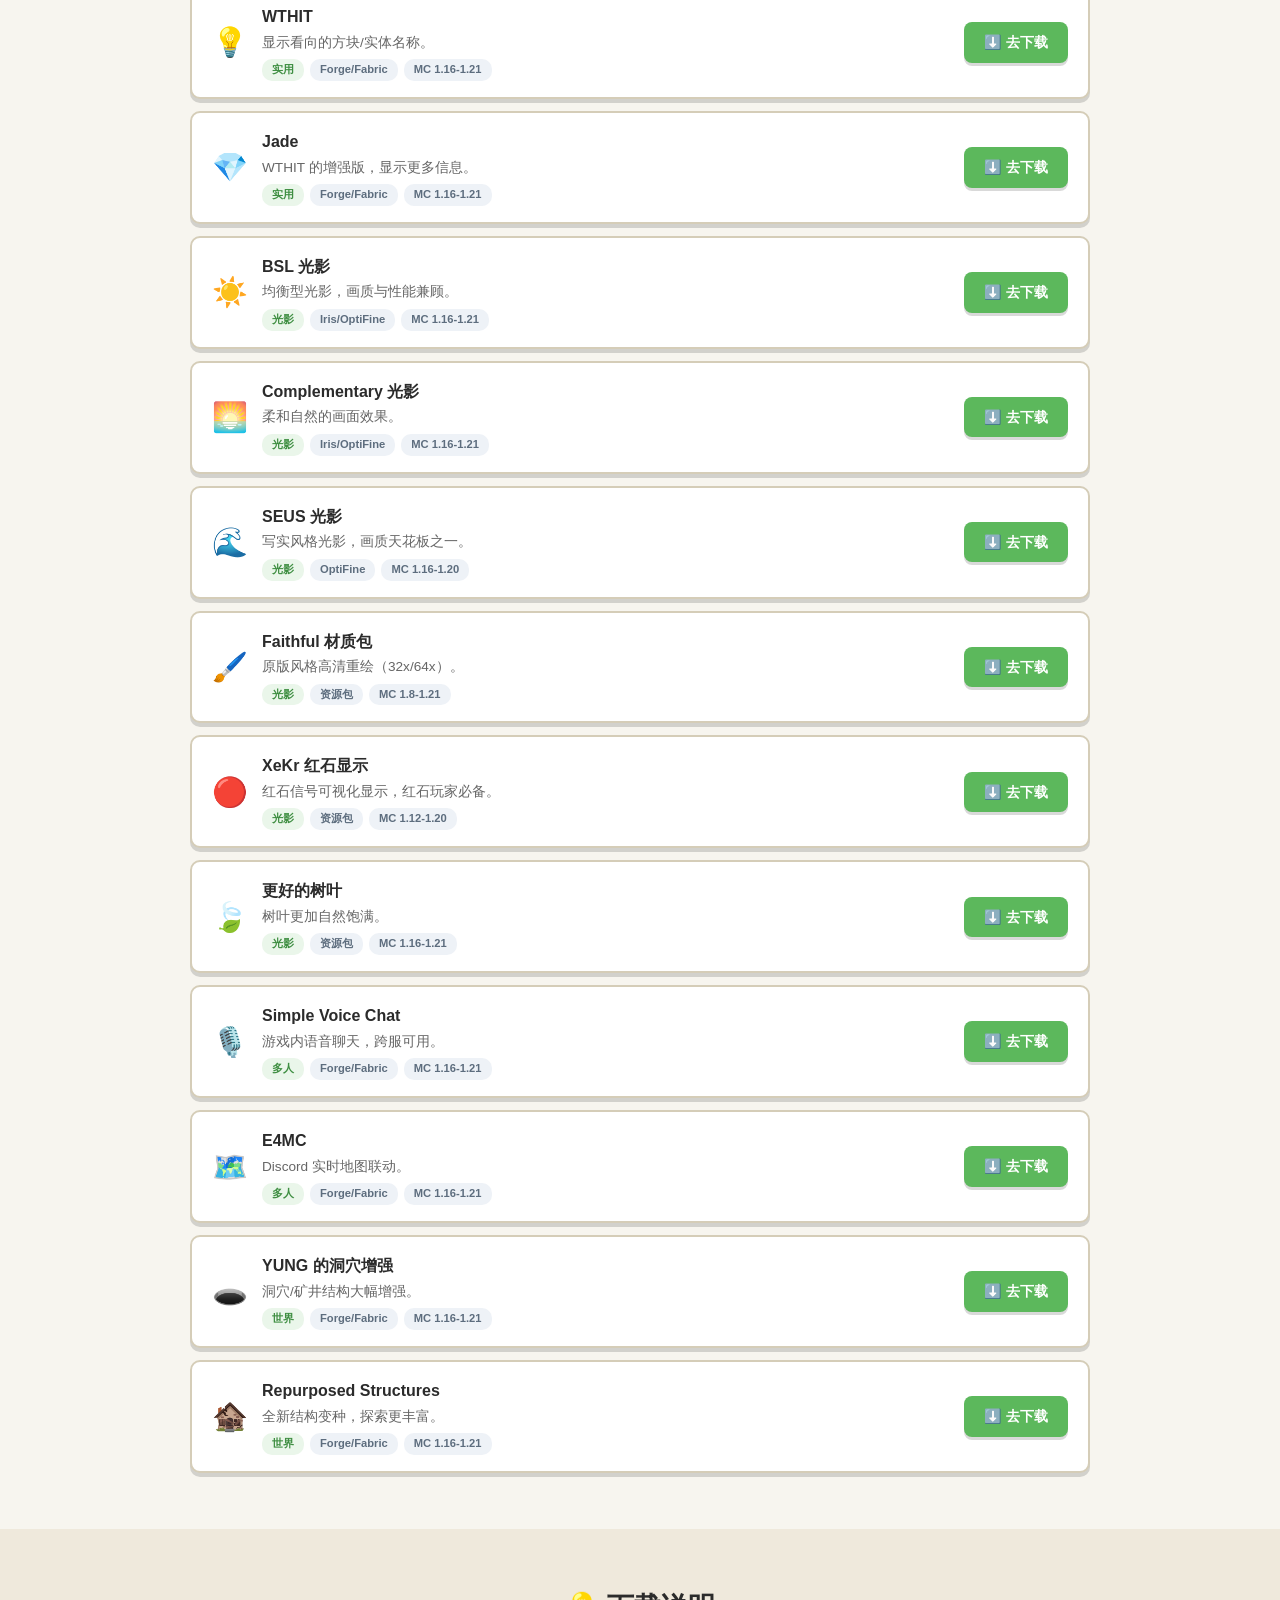
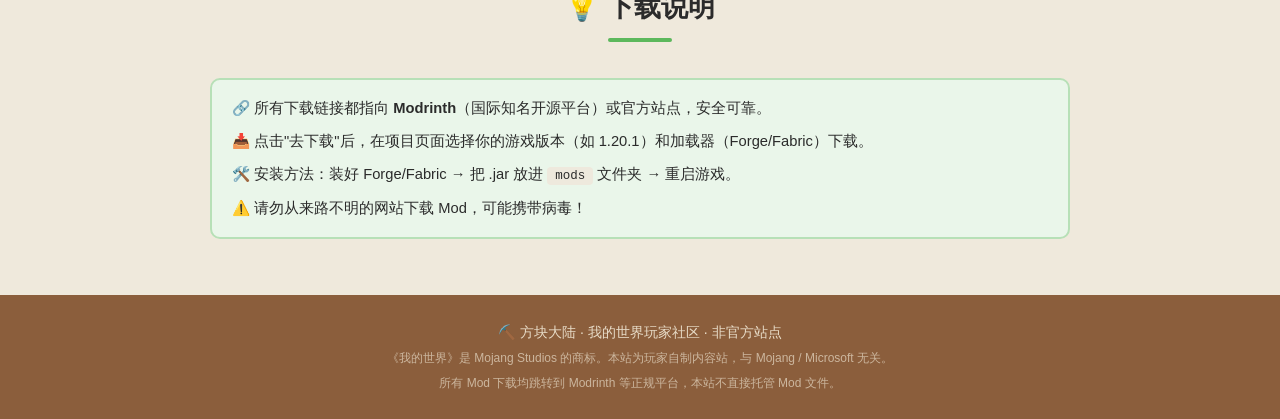
<file: mod-downloads.html>
<!DOCTYPE html>
<html lang="zh-CN">
<head>
    <meta charset="UTF-8">
    <meta name="viewport" content="width=device-width, initial-scale=1.0">
    <title>Mod 下载 — 方块大陆</title>
    <link rel="icon" type="image/svg+xml" href="favicon.svg">
    <link rel="stylesheet" href="style.css">
    <style>
        .md-toolbar { display: flex; gap: 12px; flex-wrap: wrap; margin-bottom: 20px; align-items: center; }
        .md-search {
            flex: 1; min-width: 220px; padding: 12px 18px; font-size: 1rem;
            border: 2px solid var(--mc-border); border-radius: 8px; outline: none;
        }
        .md-search:focus { border-color: var(--mc-green); }
        .md-cat { display: flex; gap: 6px; flex-wrap: wrap; }
        .md-cat-btn {
            padding: 8px 16px; border: 2px solid var(--mc-border); border-radius: 20px;
            background: #fff; cursor: pointer; font-size: 0.85rem; font-weight: 600;
            transition: all 0.2s; font-family: inherit;
        }
        .md-cat-btn:hover { border-color: var(--mc-green); color: var(--mc-green-dark); }
        .md-cat-btn.active { background: var(--mc-green); color: #fff; border-color: var(--mc-green); }
        .md-list { display: grid; gap: 12px; max-width: 900px; margin: 0 auto; }
        .md-item {
            background: #fff; border: 2px solid var(--mc-border); border-radius: 10px;
            padding: 16px 20px; box-shadow: var(--mc-shadow); display: flex; gap: 14px; align-items: center; flex-wrap: wrap;
        }
        .md-ico { font-size: 1.8rem; flex-shrink: 0; }
        .md-info { flex: 1; min-width: 220px; }
        .md-info h4 { font-size: 1rem; margin-bottom: 3px; }
        .md-info .md-desc { font-size: 0.85rem; color: var(--mc-text-dim); line-height: 1.5; }
        .md-meta { display: flex; gap: 6px; flex-wrap: wrap; margin-top: 6px; }
        .md-badge { font-size: 0.7rem; padding: 2px 10px; border-radius: 10px; font-weight: 600; background: #eef2f7; color: #5d6d7e; }
        .md-badge.cat { background: #eaf6ea; color: var(--mc-green-dark); }
        .md-btn {
            display: inline-block; background: var(--mc-green); color: #fff; text-decoration: none;
            padding: 9px 20px; border-radius: 8px; font-size: 0.88rem; font-weight: 700;
            box-shadow: 0 3px 0 rgba(0,0,0,0.15); transition: all 0.15s; white-space: nowrap;
        }
        .md-btn:hover { background: var(--mc-green-dark); transform: translateY(-2px); }
        .md-count { color: var(--mc-text-dim); font-size: 0.85rem; margin-bottom: 12px; text-align: center; }
        .empty-tip { text-align: center; color: var(--mc-text-dim); padding: 40px 0; }
    </style>
</head>
<body>
    <nav class="navbar">
        <div class="container">
            <a href="index.html" class="logo">⛏️ 方块大陆</a>
            <ul class="nav-links">
                <li><a href="index.html">首页</a></li>
                <li><a href="wiki.html">百科首页</a></li>
                <li><a href="items.html">物品百科</a></li>
                <li><a href="recipes.html">合成配方</a></li>
                <li><a href="mobs.html">生物图鉴</a></li>
                <li><a href="enchantments.html">附魔药水</a></li>
                <li><a href="mods.html">Mod 百科</a></li>
                <li><a href="mod-downloads.html" class="active">Mod 下载</a></li>
                <li><a href="videos.html">视频专区</a></li>
                <li><a href="server.html">服务器</a></li>
                <li><a href="downloads.html">资源下载</a></li>
                <li><a href="about.html">关于</a></li>
            </ul>
        </div>
    </nav>

    <section class="page-header">
        <div class="container">
            <h1>🧩 Mod 下载中心</h1>
            <p class="page-desc">60+ 款热门 Mod，可搜索、按分类筛选，一键跳转下载。</p>
        </div>
    </section>

    <section class="section">
        <div class="container">
            <div class="md-toolbar">
                <input type="text" class="md-search" id="search-input" placeholder="搜索 Mod，如：优化、光影、机械..." oninput="renderMods()">
                <div class="md-cat" id="cat-filter"></div>
            </div>
            <div class="md-count" id="md-count"></div>
            <div class="md-list" id="md-list"></div>
            <div class="empty-tip" id="empty-tip" style="display:none;">😅 没有找到相关 Mod，换个关键词试试？</div>
        </div>
    </section>

    <section class="section section-alt">
        <div class="container">
            <h2 class="section-title">💡 下载说明</h2>
            <div class="tip-box" style="max-width:860px;">
                <p>🔗 所有下载链接都指向 <strong>Modrinth</strong>（国际知名开源平台）或官方站点，安全可靠。</p>
                <p>📥 点击"去下载"后，在项目页面选择你的游戏版本（如 1.20.1）和加载器（Forge/Fabric）下载。</p>
                <p>🛠️ 安装方法：装好 Forge/Fabric → 把 .jar 放进 <code>mods</code> 文件夹 → 重启游戏。</p>
                <p>⚠️ 请勿从来路不明的网站下载 Mod，可能携带病毒！</p>
            </div>
        </div>
    </section>

    <footer class="footer">
        <div class="container">
            <p>⛏️ 方块大陆 · 我的世界玩家社区 · 非官方站点</p>
            <p class="footer-note">《我的世界》是 Mojang Studios 的商标。本站为玩家自制内容站，与 Mojang / Microsoft 无关。</p>
            <p class="footer-note">所有 Mod 下载均跳转到 Modrinth 等正规平台，本站不直接托管 Mod 文件。</p>
        </div>
    </footer>

    <script src="data/mod_downloads.js"></script>
    <script>
        let currentCat = '全部';

        function renderCatFilter() {
            const container = document.getElementById('cat-filter');
            container.innerHTML = window.MC_MOD_DL_CATEGORIES.map(c =>
                `<button class="md-cat-btn${c === currentCat ? ' active' : ''}" onclick="setCat('${c}')">${c}</button>`
            ).join('');
        }

        function setCat(cat) {
            currentCat = cat;
            renderCatFilter();
            renderMods();
        }

        function renderMods() {
            const query = document.getElementById('search-input').value.trim().toLowerCase();
            const list = document.getElementById('md-list');
            const count = document.getElementById('md-count');
            const empty = document.getElementById('empty-tip');

            const filtered = window.MC_MOD_DOWNLOADS.filter(m => {
                const matchCat = currentCat === '全部' || m.category === currentCat;
                const matchQuery = !query ||
                    m.name.toLowerCase().includes(query) ||
                    m.desc.toLowerCase().includes(query) ||
                    m.category.toLowerCase().includes(query);
                return matchCat && matchQuery;
            });

            count.textContent = `共 ${filtered.length} 款 Mod`;
            empty.style.display = filtered.length === 0 ? 'block' : 'none';

            list.innerHTML = filtered.map(m => `
                <div class="md-item">
                    <span class="md-ico">${m.icon}</span>
                    <div class="md-info">
                        <h4>${m.name}</h4>
                        <div class="md-desc">${m.desc}</div>
                        <div class="md-meta">
                            <span class="md-badge cat">${m.category}</span>
                            <span class="md-badge">${m.loader}</span>
                            <span class="md-badge">MC ${m.version}</span>
                        </div>
                    </div>
                    <a class="md-btn" href="${m.downloadUrl}" target="_blank" rel="noopener">⬇️ 去下载</a>
                </div>
            `).join('');
        }

        renderCatFilter();
        renderMods();
    </script>
</body>
</html>
</file>
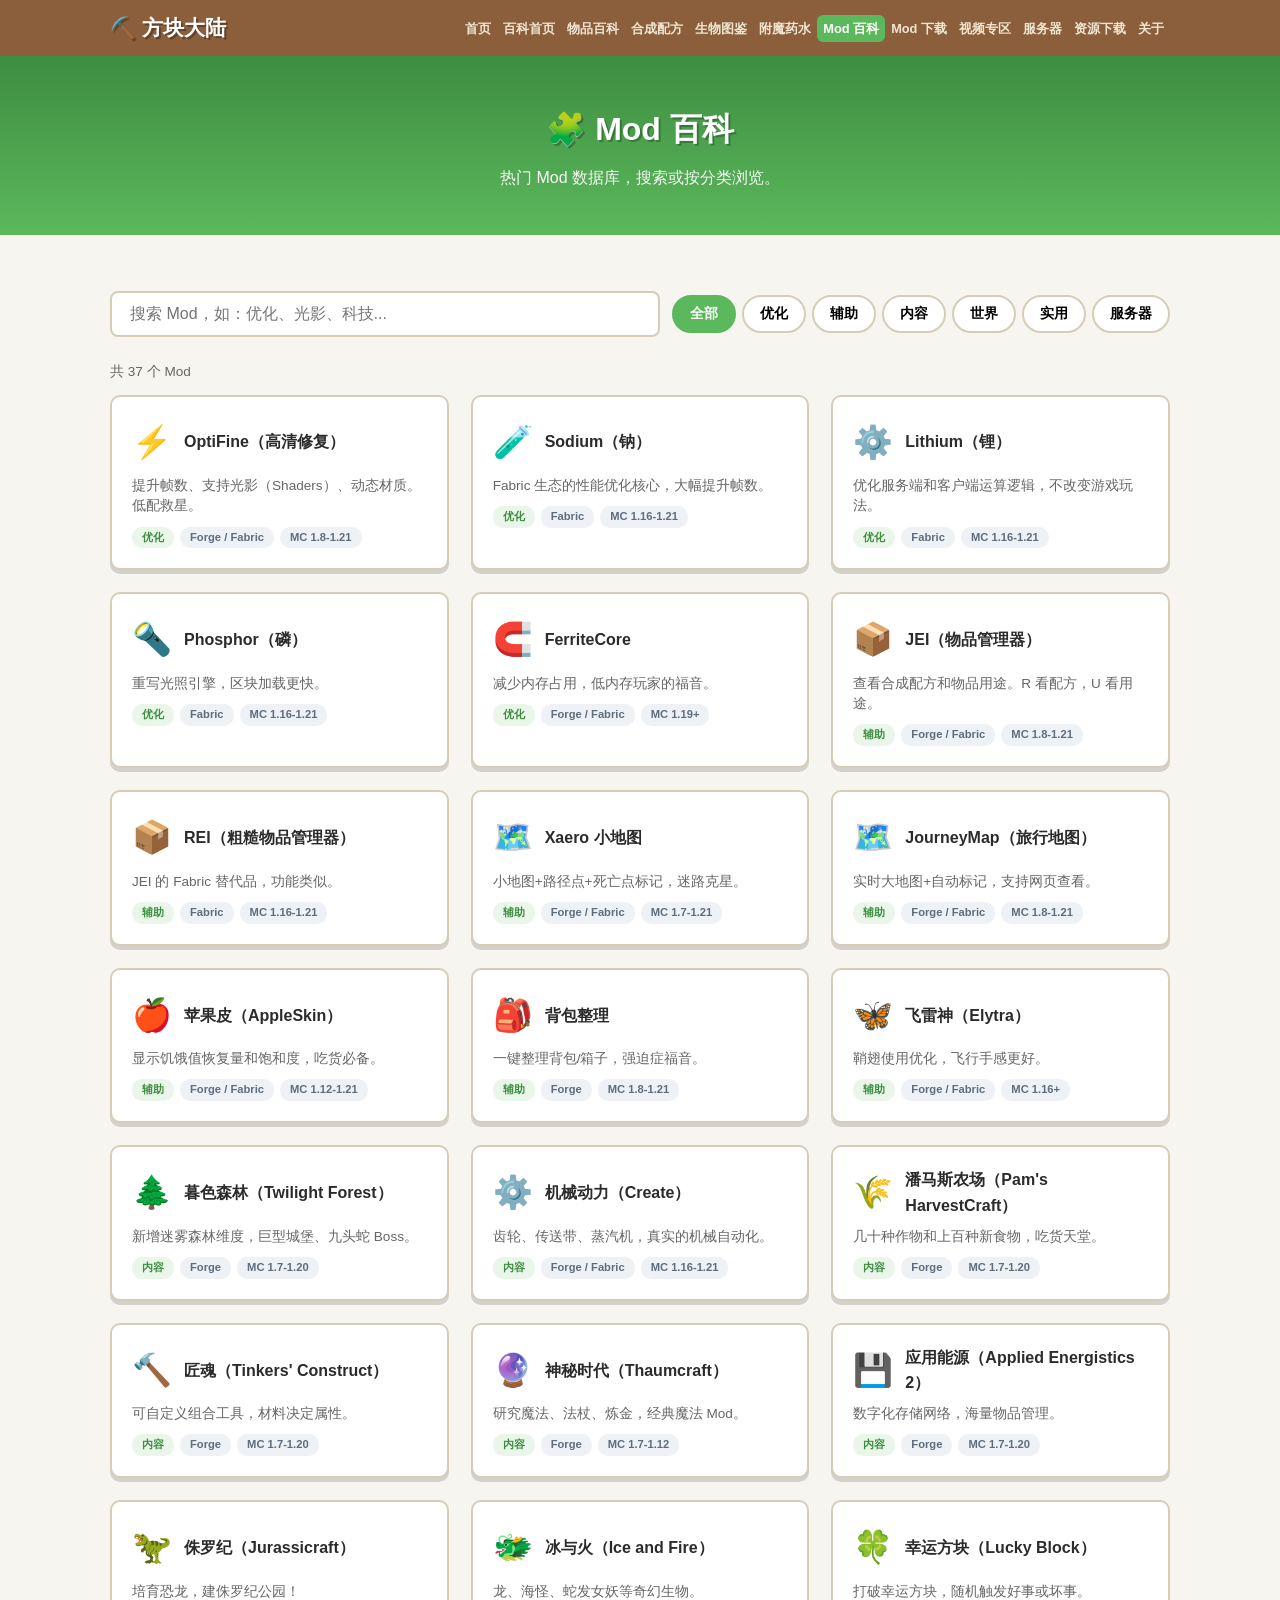
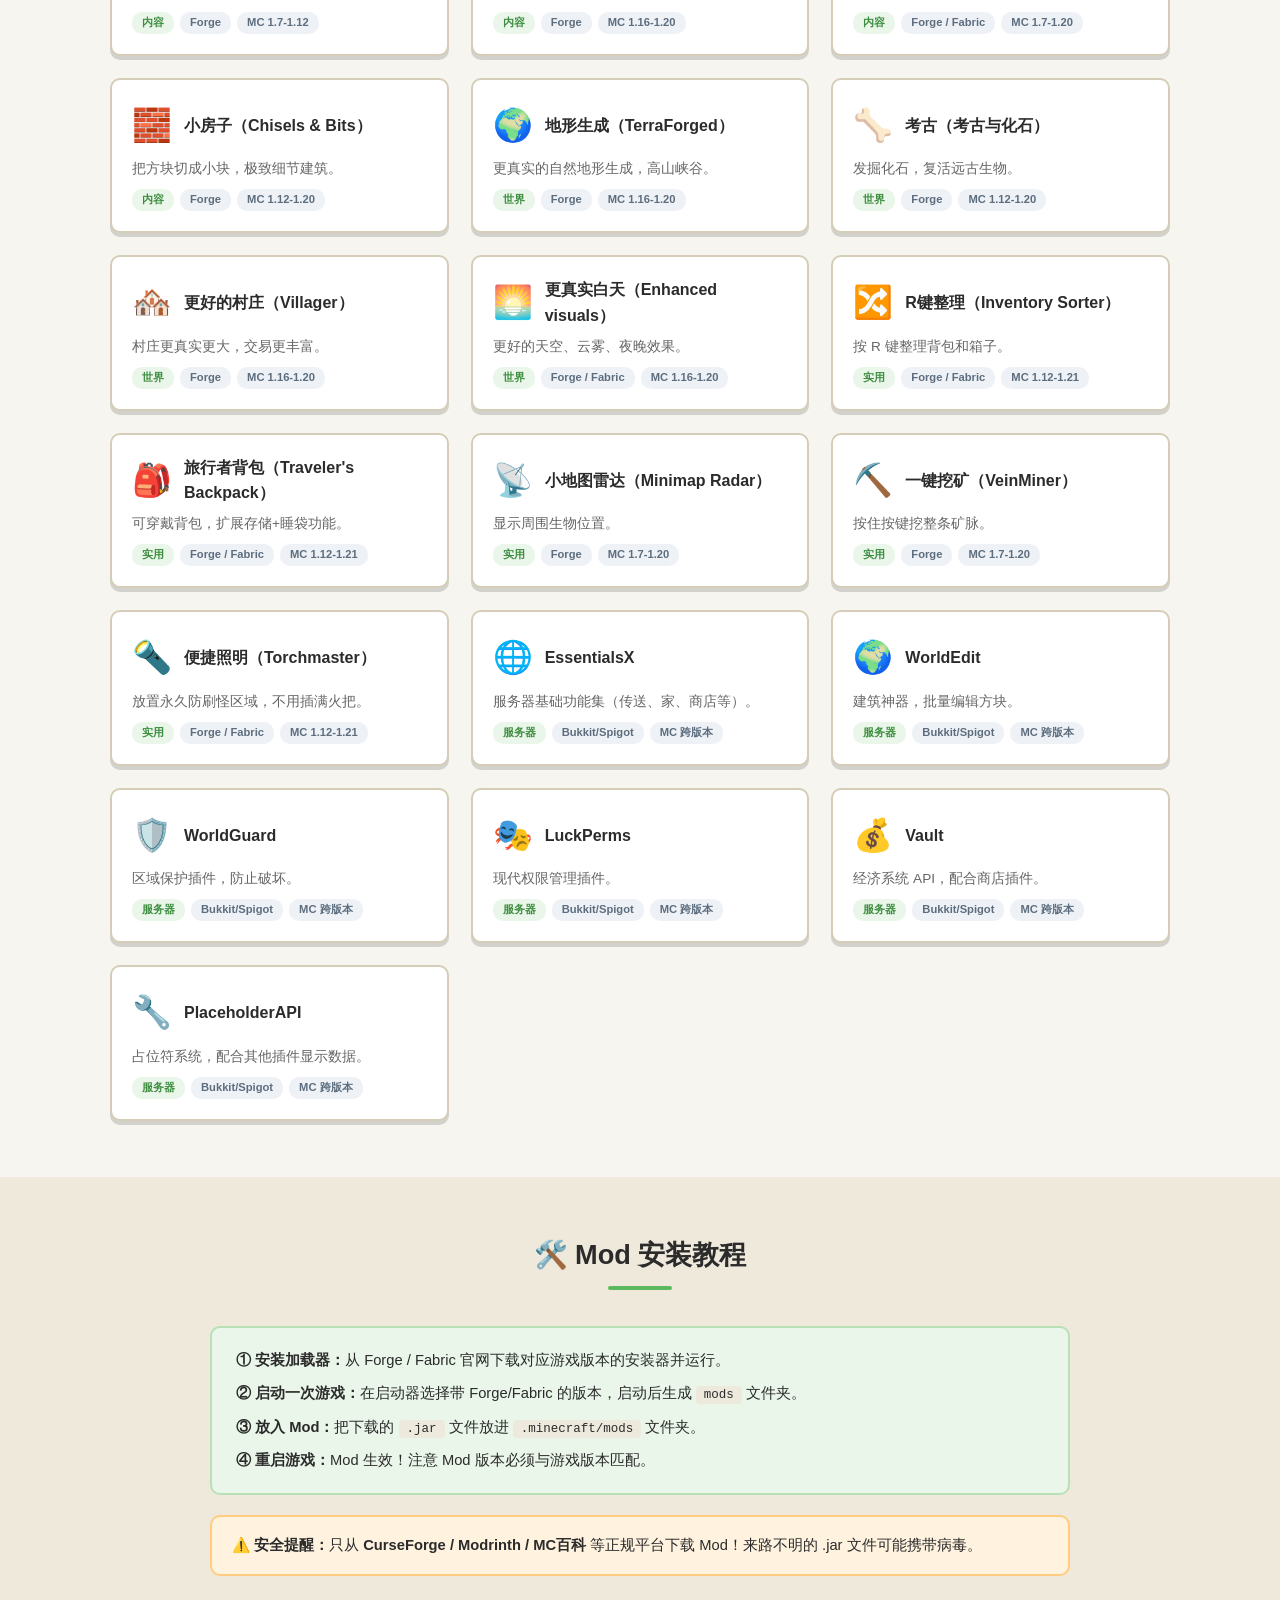
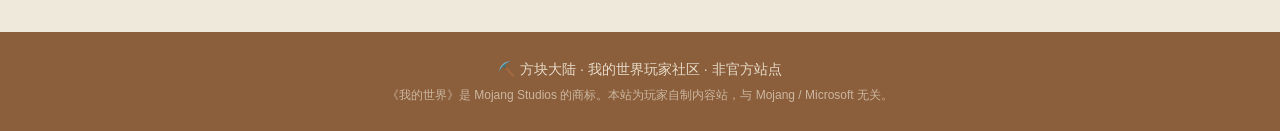
<file: mods.html>
<!DOCTYPE html>
<html lang="zh-CN">
<head>
    <meta charset="UTF-8">
    <meta name="viewport" content="width=device-width, initial-scale=1.0">
    <title>Mod 百科 — 方块大陆</title>
    <link rel="icon" type="image/svg+xml" href="favicon.svg">
    <link rel="stylesheet" href="style.css">
    <style>
        .mod-toolbar { display: flex; gap: 12px; flex-wrap: wrap; margin-bottom: 24px; align-items: center; }
        .mod-search {
            flex: 1; min-width: 220px; padding: 12px 18px; font-size: 1rem;
            border: 2px solid var(--mc-border); border-radius: 8px; outline: none;
        }
        .mod-search:focus { border-color: var(--mc-green); }
        .mod-cat-filter { display: flex; gap: 6px; flex-wrap: wrap; }
        .mod-cat-btn {
            padding: 8px 16px; border: 2px solid var(--mc-border); border-radius: 20px;
            background: #fff; cursor: pointer; font-size: 0.85rem; font-weight: 600;
            transition: all 0.2s; font-family: inherit;
        }
        .mod-cat-btn:hover { border-color: var(--mc-green); color: var(--mc-green-dark); }
        .mod-cat-btn.active { background: var(--mc-green); color: #fff; border-color: var(--mc-green); }
        .mod-card {
            background: #fff; border: 2px solid var(--mc-border); border-radius: 10px;
            padding: 20px; box-shadow: var(--mc-shadow); cursor: pointer; transition: all 0.15s;
        }
        .mod-card:hover { transform: translateY(-3px); border-color: var(--mc-green); }
        .mod-card .mod-top { display: flex; gap: 12px; align-items: center; margin-bottom: 8px; }
        .mod-card .mod-ico { font-size: 2rem; }
        .mod-card h4 { font-size: 1rem; flex: 1; }
        .mod-card .mod-desc { font-size: 0.85rem; color: var(--mc-text-dim); line-height: 1.5; margin-bottom: 10px; }
        .mod-card .mod-badges { display: flex; gap: 6px; flex-wrap: wrap; }
        .mod-badge2 { font-size: 0.7rem; padding: 2px 10px; border-radius: 10px; font-weight: 600; background: #eef2f7; color: #5d6d7e; }
        .mod-badge2.cat { background: #eaf6ea; color: var(--mc-green-dark); }
        .mod-count { color: var(--mc-text-dim); font-size: 0.85rem; margin-bottom: 12px; }
        .empty-tip { text-align: center; color: var(--mc-text-dim); padding: 40px 0; }
    </style>
</head>
<body>
    <nav class="navbar">
        <div class="container">
            <a href="index.html" class="logo">⛏️ 方块大陆</a>
            <ul class="nav-links">
                <li><a href="index.html">首页</a></li>
                <li><a href="wiki.html">百科首页</a></li>
                <li><a href="items.html">物品百科</a></li>
                <li><a href="recipes.html">合成配方</a></li>
                <li><a href="mobs.html">生物图鉴</a></li>
                <li><a href="enchantments.html">附魔药水</a></li>
                <li><a href="mods.html" class="active">Mod 百科</a></li>
                <li><a href="mod-downloads.html">Mod 下载</a></li>
                <li><a href="videos.html">视频专区</a></li>
                <li><a href="server.html">服务器</a></li>
                <li><a href="downloads.html">资源下载</a></li>
                <li><a href="about.html">关于</a></li>
            </ul>
        </div>
    </nav>

    <section class="page-header">
        <div class="container">
            <h1>🧩 Mod 百科</h1>
            <p class="page-desc">热门 Mod 数据库，搜索或按分类浏览。</p>
        </div>
    </section>

    <section class="section">
        <div class="container">
            <div class="mod-toolbar">
                <input type="text" class="mod-search" id="search-input" placeholder="搜索 Mod，如：优化、光影、科技..." oninput="renderMods()">
                <div class="mod-cat-filter" id="cat-filter"></div>
            </div>
            <div class="mod-count" id="mod-count"></div>
            <div class="card-grid" id="mod-grid"></div>
            <div class="empty-tip" id="empty-tip" style="display:none;">😅 没有找到相关 Mod。</div>
        </div>
    </section>

    <!-- 安装教程 -->
    <section class="section section-alt">
        <div class="container">
            <h2 class="section-title">🛠️ Mod 安装教程</h2>
            <div class="tip-box big" style="max-width:860px;">
                <p><strong>① 安装加载器：</strong>从 Forge / Fabric 官网下载对应游戏版本的安装器并运行。</p>
                <p><strong>② 启动一次游戏：</strong>在启动器选择带 Forge/Fabric 的版本，启动后生成 <code>mods</code> 文件夹。</p>
                <p><strong>③ 放入 Mod：</strong>把下载的 <code>.jar</code> 文件放进 <code>.minecraft/mods</code> 文件夹。</p>
                <p><strong>④ 重启游戏：</strong>Mod 生效！注意 Mod 版本必须与游戏版本匹配。</p>
            </div>
            <div class="tip-box warn">
                ⚠️ <strong>安全提醒：</strong>只从 <strong>CurseForge / Modrinth / MC百科</strong> 等正规平台下载 Mod！来路不明的 .jar 文件可能携带病毒。
            </div>
        </div>
    </section>

    <footer class="footer">
        <div class="container">
            <p>⛏️ 方块大陆 · 我的世界玩家社区 · 非官方站点</p>
            <p class="footer-note">《我的世界》是 Mojang Studios 的商标。本站为玩家自制内容站，与 Mojang / Microsoft 无关。</p>
        </div>
    </footer>

    <script src="data/mods.js"></script>
    <script>
        let currentCat = '全部';

        function renderCatFilter() {
            const container = document.getElementById('cat-filter');
            container.innerHTML = window.MC_MOD_CATEGORIES.map(c =>
                `<button class="mod-cat-btn${c === currentCat ? ' active' : ''}" onclick="setCat('${c}')">${c}</button>`
            ).join('');
        }

        function setCat(cat) {
            currentCat = cat;
            renderCatFilter();
            renderMods();
        }

        function renderMods() {
            const query = document.getElementById('search-input').value.trim().toLowerCase();
            const grid = document.getElementById('mod-grid');
            const count = document.getElementById('mod-count');
            const empty = document.getElementById('empty-tip');

            const filtered = window.MC_MODS.filter(m => {
                const matchCat = currentCat === '全部' || m.category === currentCat;
                const matchQuery = !query || m.name.toLowerCase().includes(query) || m.desc.toLowerCase().includes(query) || m.feature.some(f => f.toLowerCase().includes(query));
                return matchCat && matchQuery;
            });

            count.textContent = `共 ${filtered.length} 个 Mod`;
            empty.style.display = filtered.length === 0 ? 'block' : 'none';

            grid.innerHTML = filtered.map(m => `
                <div class="mod-card" onclick="showMod('${m.name}')">
                    <div class="mod-top">
                        <span class="mod-ico">${m.icon}</span>
                        <h4>${m.name}</h4>
                    </div>
                    <div class="mod-desc">${m.desc}</div>
                    <div class="mod-badges">
                        <span class="mod-badge2 cat">${m.category}</span>
                        <span class="mod-badge2">${m.loader}</span>
                        <span class="mod-badge2">MC ${m.version}</span>
                    </div>
                </div>
            `).join('');
        }

        function showMod(name) {
            const m = window.MC_MODS.find(x => x.name === name);
            if (!m) return;
            document.getElementById('m-icon').textContent = m.icon;
            document.getElementById('m-name').textContent = m.name;
            document.getElementById('m-type').textContent = m.category;
            document.getElementById('m-desc').textContent = m.desc;
            document.getElementById('m-source').textContent = '加载器：' + m.loader + ' · 支持版本：MC ' + m.version;
            document.getElementById('m-use').textContent = '特色功能：' + m.feature.join('、');
            document.getElementById('modal-overlay').classList.add('show');
        }

        function closeModal(event) {
            if (event && event.target.id !== 'modal-overlay') return;
            document.getElementById('modal-overlay').classList.remove('show');
        }

        document.addEventListener('keydown', function(e) {
            if (e.key === 'Escape') closeModal();
        });

        renderCatFilter();
        renderMods();
    </script>

    <!-- 详情弹窗 -->
    <div class="modal-overlay" id="modal-overlay" onclick="closeModal(event)">
        <div class="modal" id="modal" onclick="event.stopPropagation()">
            <span class="m-icon" id="m-icon"></span>
            <h3 id="m-name"></h3>
            <div style="text-align:center;"><span class="m-type" id="m-type"></span></div>
            <div class="m-row"><div class="m-label">📖 介绍</div><div class="m-val" id="m-desc"></div></div>
            <div class="m-row"><div class="m-label">📦 版本信息</div><div class="m-val" id="m-source"></div></div>
            <div class="m-row"><div class="m-label">⭐ 特色功能</div><div class="m-val" id="m-use"></div></div>
            <button class="modal-close" onclick="closeModal()">关闭</button>
        </div>
    </div>
</body>
</html>
</file>
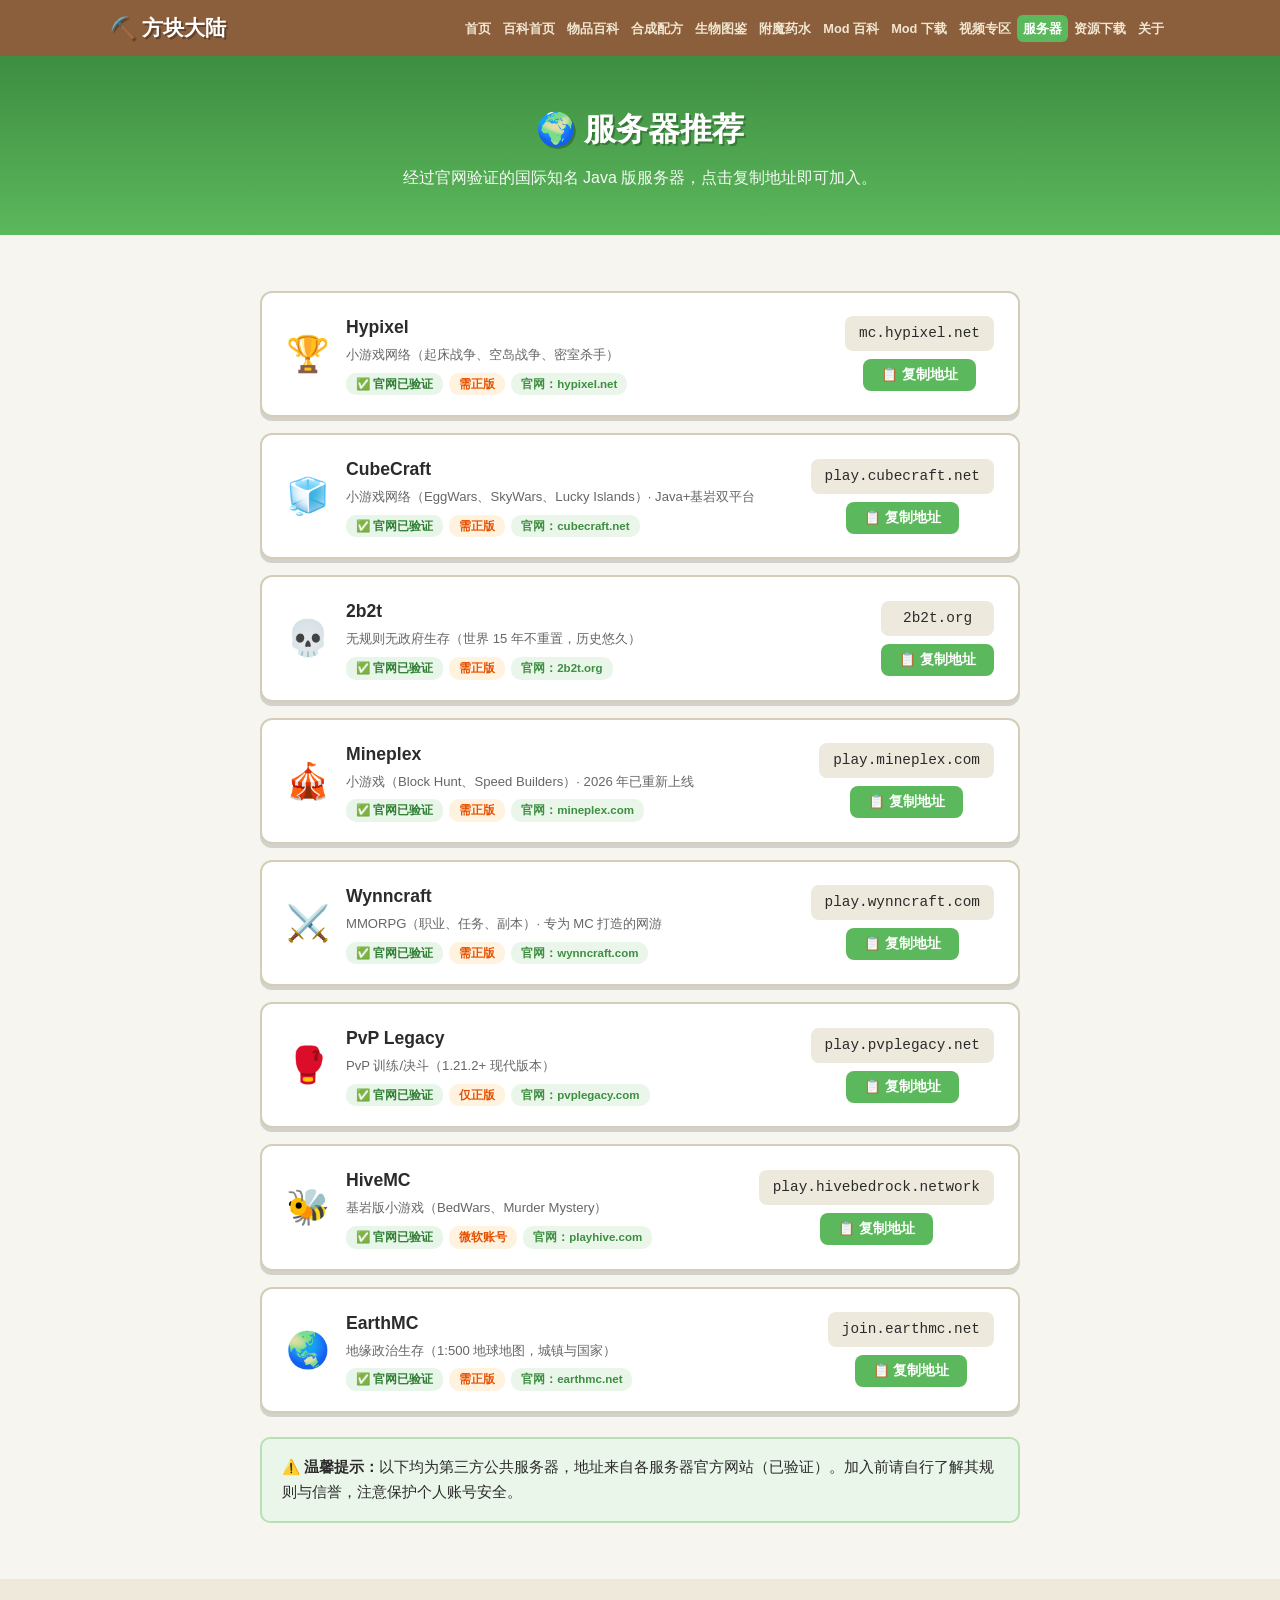
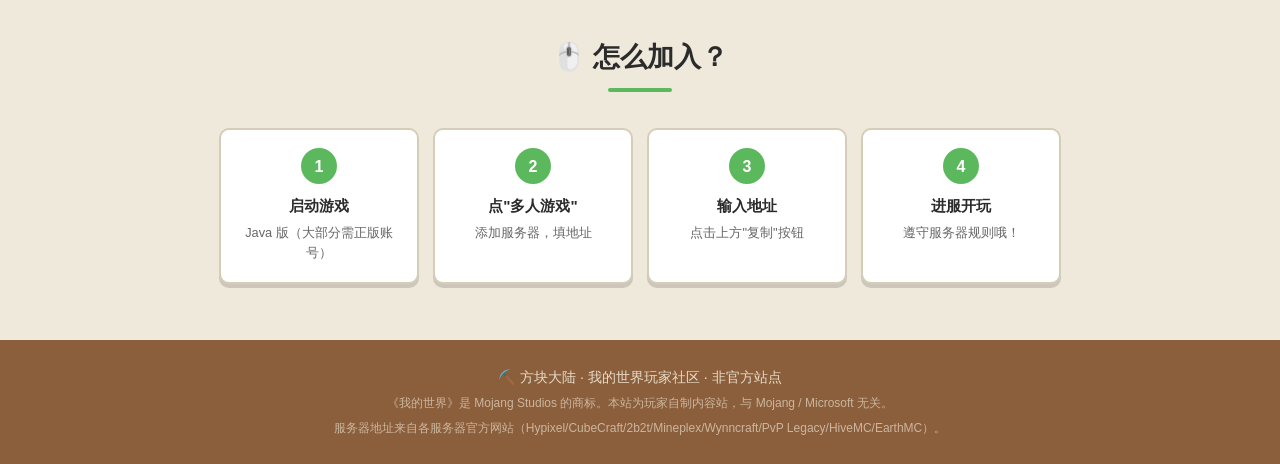
<file: server.html>
<!DOCTYPE html>
<html lang="zh-CN">
<head>
    <meta charset="UTF-8">
    <meta name="viewport" content="width=device-width, initial-scale=1.0">
    <title>服务器 — 方块大陆</title>
    <link rel="icon" type="image/svg+xml" href="favicon.svg">
    <link rel="stylesheet" href="style.css">
    <style>
        .server-list { display: grid; gap: 16px; max-width: 760px; margin: 0 auto; }
        .server-item {
            background: #fff; border: 2px solid var(--mc-border); border-radius: 12px;
            padding: 20px 24px; box-shadow: var(--mc-shadow); display: flex; gap: 16px; align-items: center; flex-wrap: wrap;
        }
        .server-item:hover { border-color: var(--mc-green); }
        .srv-ico { font-size: 2.2rem; flex-shrink: 0; }
        .srv-info { flex: 1; min-width: 240px; }
        .srv-info h4 { font-size: 1.1rem; margin-bottom: 4px; }
        .srv-info .srv-type { font-size: 0.82rem; color: var(--mc-text-dim); line-height: 1.5; }
        .srv-tags { display: flex; gap: 6px; flex-wrap: wrap; margin-top: 8px; }
        .srv-tag { font-size: 0.72rem; padding: 2px 10px; border-radius: 10px; font-weight: 600; background: #eaf6ea; color: var(--mc-green-dark); }
        .srv-tag.verify { background: #e8f5e9; color: #2e7d32; }
        .srv-tag.need { background: #fff3e0; color: #e65100; }
        .srv-right { text-align: center; flex-shrink: 0; }
        .srv-addr { display: block; background: #eee9dd; padding: 6px 14px; border-radius: 8px; font-family: monospace; font-size: 0.9rem; margin-bottom: 8px; }
        .copy-btn {
            background: var(--mc-green); color: #fff; border: none; padding: 7px 18px;
            border-radius: 8px; font-size: 0.85rem; font-weight: 700; cursor: pointer; transition: all 0.15s;
        }
        .copy-btn:hover { background: var(--mc-green-dark); }
        .srv-note { max-width: 760px; margin: 24px auto 0; }
    </style>
</head>
<body>
    <nav class="navbar">
        <div class="container">
            <a href="index.html" class="logo">⛏️ 方块大陆</a>
            <ul class="nav-links">
                <li><a href="index.html">首页</a></li>
                <li><a href="wiki.html">百科首页</a></li>
                <li><a href="items.html">物品百科</a></li>
                <li><a href="recipes.html">合成配方</a></li>
                <li><a href="mobs.html">生物图鉴</a></li>
                <li><a href="enchantments.html">附魔药水</a></li>
                <li><a href="mods.html">Mod 百科</a></li>
                <li><a href="mod-downloads.html">Mod 下载</a></li>
                <li><a href="videos.html">视频专区</a></li>
                <li><a href="server.html" class="active">服务器</a></li>
                <li><a href="downloads.html">资源下载</a></li>
                <li><a href="about.html">关于</a></li>
            </ul>
        </div>
    </nav>

    <section class="page-header">
        <div class="container">
            <h1>🌍 服务器推荐</h1>
            <p class="page-desc">经过官网验证的国际知名 Java 版服务器，点击复制地址即可加入。</p>
        </div>
    </section>

    <section class="section">
        <div class="container">
            <div class="server-list" id="server-list"></div>
            <div class="tip-box srv-note">
                ⚠️ <strong>温馨提示：</strong>以下均为第三方公共服务器，地址来自各服务器官方网站（已验证）。加入前请自行了解其规则与信誉，注意保护个人账号安全。
            </div>
        </div>
    </section>

    <!-- 如何加入 -->
    <section class="section section-alt">
        <div class="container">
            <h2 class="section-title">🖱️ 怎么加入？</h2>
            <div class="steps-h">
                <div class="step-h"><div class="step-num">1</div><h4>启动游戏</h4><p>Java 版（大部分需正版账号）</p></div>
                <div class="step-h"><div class="step-num">2</div><h4>点"多人游戏"</h4><p>添加服务器，填地址</p></div>
                <div class="step-h"><div class="step-num">3</div><h4>输入地址</h4><p>点击上方"复制"按钮</p></div>
                <div class="step-h"><div class="step-num">4</div><h4>进服开玩</h4><p>遵守服务器规则哦！</p></div>
            </div>
        </div>
    </section>

    <footer class="footer">
        <div class="container">
            <p>⛏️ 方块大陆 · 我的世界玩家社区 · 非官方站点</p>
            <p class="footer-note">《我的世界》是 Mojang Studios 的商标。本站为玩家自制内容站，与 Mojang / Microsoft 无关。</p>
            <p class="footer-note">服务器地址来自各服务器官方网站（Hypixel/CubeCraft/2b2t/Mineplex/Wynncraft/PvP Legacy/HiveMC/EarthMC）。</p>
        </div>
    </footer>

    <script>
        // 已验证的知名服务器列表
        const SERVERS = [
            { icon: '🏆', name: 'Hypixel', type: '小游戏网络（起床战争、空岛战争、密室杀手）', addr: 'mc.hypixel.net', need: '需正版', site: 'hypixel.net' },
            { icon: '🧊', name: 'CubeCraft', type: '小游戏网络（EggWars、SkyWars、Lucky Islands）· Java+基岩双平台', addr: 'play.cubecraft.net', need: '需正版', site: 'cubecraft.net' },
            { icon: '💀', name: '2b2t', type: '无规则无政府生存（世界 15 年不重置，历史悠久）', addr: '2b2t.org', need: '需正版', site: '2b2t.org' },
            { icon: '🎪', name: 'Mineplex', type: '小游戏（Block Hunt、Speed Builders）· 2026 年已重新上线', addr: 'play.mineplex.com', need: '需正版', site: 'mineplex.com' },
            { icon: '⚔️', name: 'Wynncraft', type: 'MMORPG（职业、任务、副本）· 专为 MC 打造的网游', addr: 'play.wynncraft.com', need: '需正版', site: 'wynncraft.com' },
            { icon: '🥊', name: 'PvP Legacy', type: 'PvP 训练/决斗（1.21.2+ 现代版本）', addr: 'play.pvplegacy.net', need: '仅正版', site: 'pvplegacy.com' },
            { icon: '🐝', name: 'HiveMC', type: '基岩版小游戏（BedWars、Murder Mystery）', addr: 'play.hivebedrock.network', need: '微软账号', site: 'playhive.com' },
            { icon: '🌏', name: 'EarthMC', type: '地缘政治生存（1:500 地球地图，城镇与国家）', addr: 'join.earthmc.net', need: '需正版', site: 'earthmc.net' }
        ];

        function renderServers() {
            const list = document.getElementById('server-list');
            list.innerHTML = SERVERS.map(s => `
                <div class="server-item">
                    <span class="srv-ico">${s.icon}</span>
                    <div class="srv-info">
                        <h4>${s.name}</h4>
                        <div class="srv-type">${s.type}</div>
                        <div class="srv-tags">
                            <span class="srv-tag verify">✅ 官网已验证</span>
                            <span class="srv-tag need">${s.need}</span>
                            <span class="srv-tag">官网：${s.site}</span>
                        </div>
                    </div>
                    <div class="srv-right">
                        <span class="srv-addr">${s.addr}</span>
                        <button class="copy-btn" onclick="copyAddr('${s.addr}', this)">📋 复制地址</button>
                    </div>
                </div>
            `).join('');
        }

        function copyAddr(addr, btn) {
            if (navigator.clipboard) {
                navigator.clipboard.writeText(addr).then(function() {
                    const old = btn.textContent;
                    btn.textContent = '✅ 已复制';
                    setTimeout(function() { btn.textContent = old; }, 2000);
                });
            } else {
                prompt('请手动复制服务器地址：', addr);
            }
        }

        renderServers();
    </script>
</body>
</html>
</file>
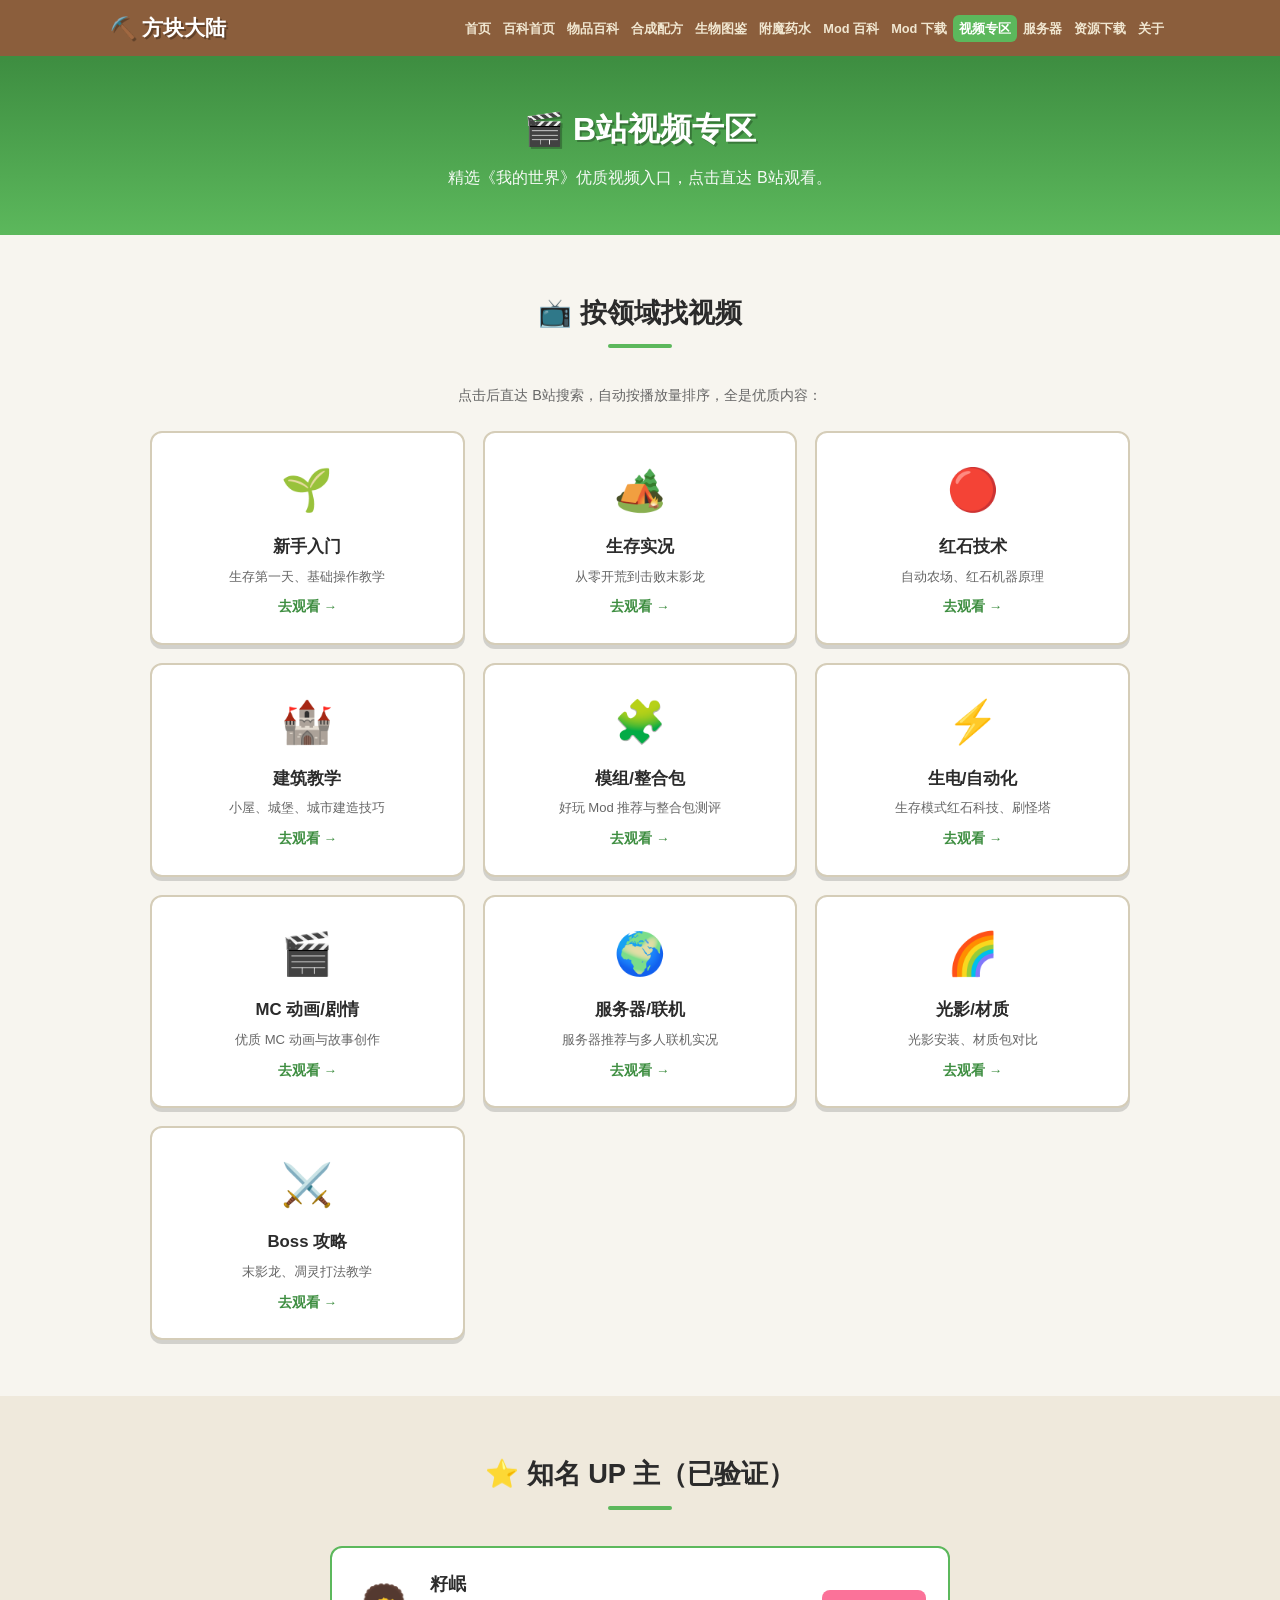
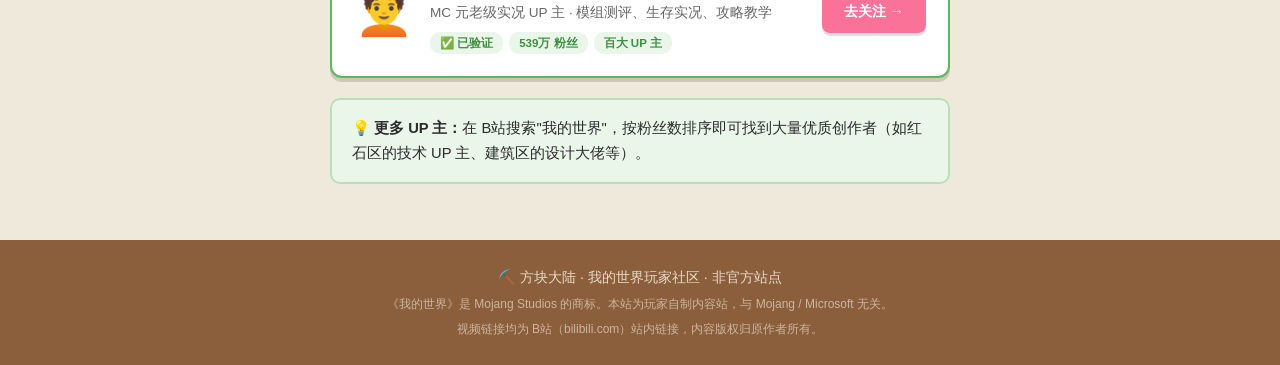
<file: videos.html>
<!DOCTYPE html>
<html lang="zh-CN">
<head>
    <meta charset="UTF-8">
    <meta name="viewport" content="width=device-width, initial-scale=1.0">
    <title>视频专区 — 方块大陆</title>
    <link rel="icon" type="image/svg+xml" href="favicon.svg">
    <link rel="stylesheet" href="style.css">
    <style>
        .video-grid { display: grid; grid-template-columns: repeat(auto-fill, minmax(260px, 1fr)); gap: 18px; max-width: 980px; margin: 0 auto; }
        .video-card {
            background: #fff; border: 2px solid var(--mc-border); border-radius: 12px;
            padding: 24px 20px; text-align: center; box-shadow: var(--mc-shadow);
            text-decoration: none; color: var(--mc-text); transition: all 0.15s; display: block;
        }
        .video-card:hover { transform: translateY(-4px); border-color: var(--mc-green); box-shadow: 0 8px 0 rgba(0,0,0,0.15); }
        .video-ico { font-size: 2.6rem; display: block; margin-bottom: 10px; }
        .video-card h4 { font-size: 1.05rem; margin-bottom: 6px; }
        .video-card p { font-size: 0.82rem; color: var(--mc-text-dim); line-height: 1.5; }
        .video-card .go { display: inline-block; margin-top: 10px; color: var(--mc-green-dark); font-weight: 700; font-size: 0.85rem; }
        .up-card {
            background: #fff; border: 2px solid var(--mc-green); border-radius: 12px;
            padding: 22px; box-shadow: var(--mc-shadow); display: flex; gap: 16px; align-items: center;
            max-width: 620px; margin: 0 auto; flex-wrap: wrap;
        }
        .up-avatar { font-size: 3rem; }
        .up-info { flex: 1; min-width: 220px; }
        .up-info h4 { font-size: 1.1rem; }
        .up-info p { font-size: 0.85rem; color: var(--mc-text-dim); margin-top: 4px; }
        .up-tags { display: flex; gap: 6px; margin-top: 8px; flex-wrap: wrap; }
        .up-tag { font-size: 0.72rem; padding: 2px 10px; border-radius: 10px; background: #eaf6ea; color: var(--mc-green-dark); font-weight: 600; }
        .up-btn {
            display: inline-block; background: #fb7299; color: #fff; text-decoration: none;
            padding: 10px 22px; border-radius: 8px; font-size: 0.9rem; font-weight: 700;
            box-shadow: 0 3px 0 rgba(0,0,0,0.12); transition: all 0.15s;
        }
        .up-btn:hover { transform: translateY(-2px); }
    </style>
</head>
<body>
    <nav class="navbar">
        <div class="container">
            <a href="index.html" class="logo">⛏️ 方块大陆</a>
            <ul class="nav-links">
                <li><a href="index.html">首页</a></li>
                <li><a href="wiki.html">百科首页</a></li>
                <li><a href="items.html">物品百科</a></li>
                <li><a href="recipes.html">合成配方</a></li>
                <li><a href="mobs.html">生物图鉴</a></li>
                <li><a href="enchantments.html">附魔药水</a></li>
                <li><a href="mods.html">Mod 百科</a></li>
                <li><a href="mod-downloads.html">Mod 下载</a></li>
                <li><a href="videos.html" class="active">视频专区</a></li>
                <li><a href="server.html">服务器</a></li>
                <li><a href="downloads.html">资源下载</a></li>
                <li><a href="about.html">关于</a></li>
            </ul>
        </div>
    </nav>

    <section class="page-header">
        <div class="container">
            <h1>🎬 B站视频专区</h1>
            <p class="page-desc">精选《我的世界》优质视频入口，点击直达 B站观看。</p>
        </div>
    </section>

    <!-- 分领域搜索入口 -->
    <section class="section">
        <div class="container">
            <h2 class="section-title">📺 按领域找视频</h2>
            <p style="text-align:center;color:var(--mc-text-dim);font-size:0.9rem;margin-bottom:24px;">点击后直达 B站搜索，自动按播放量排序，全是优质内容：</p>
            <div class="video-grid">
                <a class="video-card" href="https://search.bilibili.com/video?keyword=我的世界新手教程" target="_blank" rel="noopener">
                    <span class="video-ico">🌱</span><h4>新手入门</h4><p>生存第一天、基础操作教学</p><span class="go">去观看 →</span>
                </a>
                <a class="video-card" href="https://search.bilibili.com/video?keyword=我的世界生存实况" target="_blank" rel="noopener">
                    <span class="video-ico">🏕️</span><h4>生存实况</h4><p>从零开荒到击败末影龙</p><span class="go">去观看 →</span>
                </a>
                <a class="video-card" href="https://search.bilibili.com/video?keyword=我的世界红石教程" target="_blank" rel="noopener">
                    <span class="video-ico">🔴</span><h4>红石技术</h4><p>自动农场、红石机器原理</p><span class="go">去观看 →</span>
                </a>
                <a class="video-card" href="https://search.bilibili.com/video?keyword=我的世界建筑教程" target="_blank" rel="noopener">
                    <span class="video-ico">🏰</span><h4>建筑教学</h4><p>小屋、城堡、城市建造技巧</p><span class="go">去观看 →</span>
                </a>
                <a class="video-card" href="https://search.bilibili.com/video?keyword=我的世界模组推荐" target="_blank" rel="noopener">
                    <span class="video-ico">🧩</span><h4>模组/整合包</h4><p>好玩 Mod 推荐与整合包测评</p><span class="go">去观看 →</span>
                </a>
                <a class="video-card" href="https://search.bilibili.com/video?keyword=我的世界生电" target="_blank" rel="noopener">
                    <span class="video-ico">⚡</span><h4>生电/自动化</h4><p>生存模式红石科技、刷怪塔</p><span class="go">去观看 →</span>
                </a>
                <a class="video-card" href="https://search.bilibili.com/video?keyword=我的世界动画" target="_blank" rel="noopener">
                    <span class="video-ico">🎬</span><h4>MC 动画/剧情</h4><p>优质 MC 动画与故事创作</p><span class="go">去观看 →</span>
                </a>
                <a class="video-card" href="https://search.bilibili.com/video?keyword=我的世界服务器" target="_blank" rel="noopener">
                    <span class="video-ico">🌍</span><h4>服务器/联机</h4><p>服务器推荐与多人联机实况</p><span class="go">去观看 →</span>
                </a>
                <a class="video-card" href="https://search.bilibili.com/video?keyword=我的世界光影" target="_blank" rel="noopener">
                    <span class="video-ico">🌈</span><h4>光影/材质</h4><p>光影安装、材质包对比</p><span class="go">去观看 →</span>
                </a>
                <a class="video-card" href="https://search.bilibili.com/video?keyword=我的世界Boss攻略" target="_blank" rel="noopener">
                    <span class="video-ico">⚔️</span><h4>Boss 攻略</h4><p>末影龙、凋灵打法教学</p><span class="go">去观看 →</span>
                </a>
            </div>
        </div>
    </section>

    <!-- 知名 UP 主 -->
    <section class="section section-alt">
        <div class="container">
            <h2 class="section-title">⭐ 知名 UP 主（已验证）</h2>
            <div class="up-card">
                <span class="up-avatar">🧑‍🦱</span>
                <div class="up-info">
                    <h4>籽岷</h4>
                    <p>MC 元老级实况 UP 主 · 模组测评、生存实况、攻略教学</p>
                    <div class="up-tags">
                        <span class="up-tag">✅ 已验证</span>
                        <span class="up-tag">539万 粉丝</span>
                        <span class="up-tag">百大 UP 主</span>
                    </div>
                </div>
                <a class="up-btn" href="https://space.bilibili.com/686127" target="_blank" rel="noopener">去关注 →</a>
            </div>
            <div class="tip-box" style="max-width:620px;margin-top:20px;">
                💡 <strong>更多 UP 主：</strong>在 B站搜索"我的世界"，按粉丝数排序即可找到大量优质创作者（如红石区的技术 UP 主、建筑区的设计大佬等）。
            </div>
        </div>
    </section>

    <footer class="footer">
        <div class="container">
            <p>⛏️ 方块大陆 · 我的世界玩家社区 · 非官方站点</p>
            <p class="footer-note">《我的世界》是 Mojang Studios 的商标。本站为玩家自制内容站，与 Mojang / Microsoft 无关。</p>
            <p class="footer-note">视频链接均为 B站（bilibili.com）站内链接，内容版权归原作者所有。</p>
        </div>
    </footer>
</body>
</html>
</file>
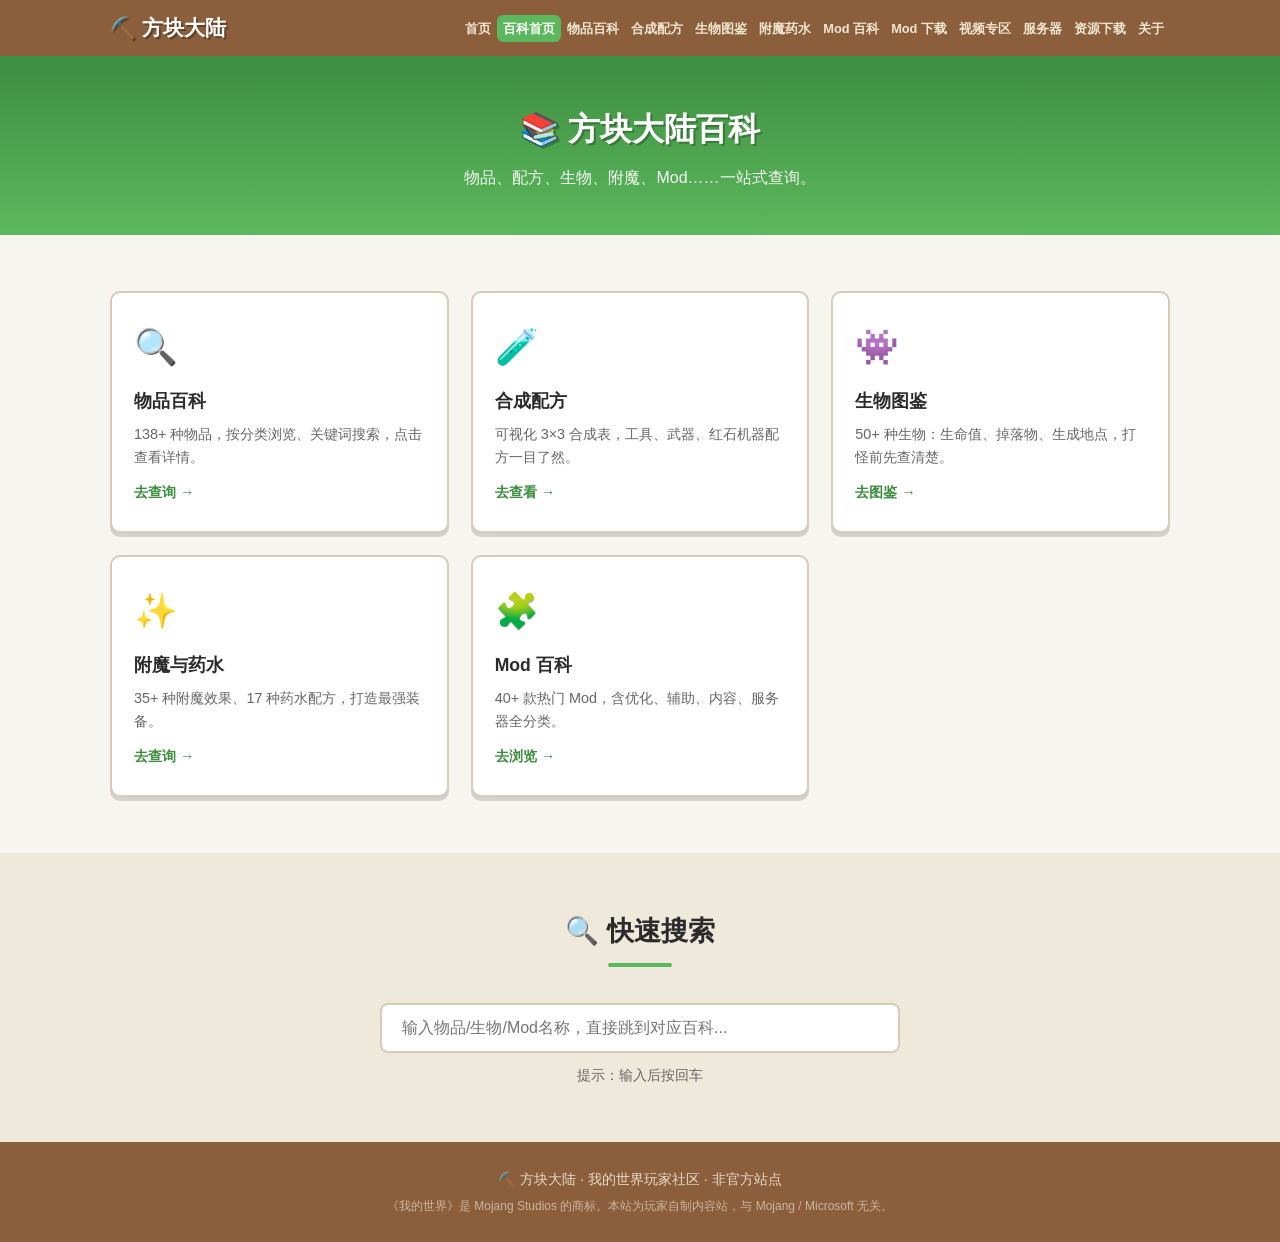
<file: wiki.html>
<!DOCTYPE html>
<html lang="zh-CN">
<head>
    <meta charset="UTF-8">
    <meta name="viewport" content="width=device-width, initial-scale=1.0">
    <title>百科首页 — 方块大陆</title>
    <link rel="icon" type="image/svg+xml" href="favicon.svg">
    <link rel="stylesheet" href="style.css">
</head>
<body>
    <nav class="navbar">
        <div class="container">
            <a href="index.html" class="logo">⛏️ 方块大陆</a>
            <ul class="nav-links">
                <li><a href="index.html">首页</a></li>
                <li><a href="wiki.html" class="active">百科首页</a></li>
                <li><a href="items.html">物品百科</a></li>
                <li><a href="recipes.html">合成配方</a></li>
                <li><a href="mobs.html">生物图鉴</a></li>
                <li><a href="enchantments.html">附魔药水</a></li>
                <li><a href="mods.html">Mod 百科</a></li>
                <li><a href="mod-downloads.html">Mod 下载</a></li>
                <li><a href="videos.html">视频专区</a></li>
                <li><a href="server.html">服务器</a></li>
                <li><a href="downloads.html">资源下载</a></li>
                <li><a href="about.html">关于</a></li>
            </ul>
        </div>
    </nav>

    <section class="page-header">
        <div class="container">
            <h1>📚 方块大陆百科</h1>
            <p class="page-desc">物品、配方、生物、附魔、Mod……一站式查询。</p>
        </div>
    </section>

    <section class="section">
        <div class="container">
            <div class="card-grid">
                <a href="items.html" class="card-link">
                    <div class="card mc-card">
                        <div class="card-icon">🔍</div>
                        <h3>物品百科</h3>
                        <p>138+ 种物品，按分类浏览、关键词搜索，点击查看详情。</p>
                        <span class="card-more">去查询 →</span>
                    </div>
                </a>
                <a href="recipes.html" class="card-link">
                    <div class="card mc-card">
                        <div class="card-icon">🧪</div>
                        <h3>合成配方</h3>
                        <p>可视化 3×3 合成表，工具、武器、红石机器配方一目了然。</p>
                        <span class="card-more">去查看 →</span>
                    </div>
                </a>
                <a href="mobs.html" class="card-link">
                    <div class="card mc-card">
                        <div class="card-icon">👾</div>
                        <h3>生物图鉴</h3>
                        <p>50+ 种生物：生命值、掉落物、生成地点，打怪前先查清楚。</p>
                        <span class="card-more">去图鉴 →</span>
                    </div>
                </a>
                <a href="enchantments.html" class="card-link">
                    <div class="card mc-card">
                        <div class="card-icon">✨</div>
                        <h3>附魔与药水</h3>
                        <p>35+ 种附魔效果、17 种药水配方，打造最强装备。</p>
                        <span class="card-more">去查询 →</span>
                    </div>
                </a>
                <a href="mods.html" class="card-link">
                    <div class="card mc-card">
                        <div class="card-icon">🧩</div>
                        <h3>Mod 百科</h3>
                        <p>40+ 款热门 Mod，含优化、辅助、内容、服务器全分类。</p>
                        <span class="card-more">去浏览 →</span>
                    </div>
                </a>
            </div>
        </div>
    </section>

    <section class="section section-alt">
        <div class="container">
            <h2 class="section-title">🔍 快速搜索</h2>
            <div class="quick-search">
                <input type="text" id="quick-input" class="wiki-search" placeholder="输入物品/生物/Mod名称，直接跳到对应百科..." style="width:100%;max-width:520px;padding:14px 20px;border:2px solid var(--mc-border);border-radius:8px;font-size:1rem;display:block;margin:0 auto;">
                <div style="text-align:center;margin-top:12px;color:var(--mc-text-dim);font-size:0.85rem;">提示：输入后按回车</div>
            </div>
        </div>
    </section>

    <footer class="footer">
        <div class="container">
            <p>⛏️ 方块大陆 · 我的世界玩家社区 · 非官方站点</p>
            <p class="footer-note">《我的世界》是 Mojang Studios 的商标。本站为玩家自制内容站，与 Mojang / Microsoft 无关。</p>
        </div>
    </footer>

    <script>
        // 快速搜索：跳到对应百科页
        document.getElementById('quick-input').addEventListener('keydown', function(e) {
            if (e.key === 'Enter') {
                const q = this.value.trim();
                if (!q) return;
                const target = q.length <= 1 ? 'items' : 'items';
                window.location.href = 'items.html?q=' + encodeURIComponent(q);
            }
        });
    </script>
</body>
</html>
</file>
<file: style.css>
/* =============================================
   方块大陆 · Minecraft 主题样式
   ============================================= */

*, *::before, *::after {
    box-sizing: border-box;
    margin: 0;
    padding: 0;
}

:root {
    --mc-green: #5cb85c;
    --mc-green-dark: #3e8e41;
    --mc-dirt: #8b5e3c;
    --mc-stone: #7a7a7a;
    --mc-wood: #a0713f;
    --mc-gold: #f0c040;
    --mc-bg: #f7f5ef;
    --mc-card: #ffffff;
    --mc-text: #2b2b2b;
    --mc-text-dim: #666666;
    --mc-border: #d5cdb8;
    --mc-shadow: 0 4px 0 rgba(0,0,0,0.15);
    --radius: 10px;
}

html { scroll-behavior: smooth; }

body {
    font-family: -apple-system, BlinkMacSystemFont, "Segoe UI", Roboto, "Noto Sans SC", "Microsoft YaHei", sans-serif;
    color: var(--mc-text);
    background: var(--mc-bg);
    line-height: 1.6;
    min-height: 100vh;
    display: flex;
    flex-direction: column;
}

.container {
    max-width: 1100px;
    margin: 0 auto;
    padding: 0 20px;
}

/* ---------- 导航栏 ---------- */
.navbar {
    background: var(--mc-dirt);
    border-bottom: 4px solid var(--mc-green-dark);
    position: sticky;
    top: 0;
    z-index: 100;
}

.navbar .container {
    display: flex;
    align-items: center;
    justify-content: space-between;
    height: 56px;
}

.logo {
    font-size: 1.3rem;
    font-weight: 800;
    text-decoration: none;
    color: #fff;
    text-shadow: 2px 2px 0 rgba(0,0,0,0.3);
}

.nav-links {
    list-style: none;
    display: flex;
    gap: 0;
    margin: 0;
    padding: 0;
}

.nav-links a {
    text-decoration: none;
    color: #f0e6d0;
    padding: 6px 6px;
    border-radius: 6px;
    font-size: 0.8rem;
    font-weight: 600;
    transition: all 0.2s;
    white-space: nowrap;
    letter-spacing: 0;
}

.nav-links a:hover {
    background: rgba(255,255,255,0.15);
    color: #fff;
}

.nav-links a.active {
    background: var(--mc-green);
    color: #fff;
}

/* ---------- Hero ---------- */
.hero {
    background: linear-gradient(180deg, #6db3f2 0%, #a5d8f0 55%, #8bc34a 55%, #6aa62e 100%);
    padding: 70px 0 100px;
    text-align: center;
    color: #fff;
    position: relative;
    overflow: hidden;
}

/* 地面：真实草方块贴图平铺 */
.hero::after {
    content: '';
    position: absolute;
    left: 0; right: 0; bottom: 0;
    height: 44px;
    background-image: url('images/block_grass_block_top.png');
    background-repeat: repeat-x;
    background-size: 44px 44px;
    image-rendering: pixelated;
    opacity: 0.95;
}

.hero .container { position: relative; z-index: 1; }

.hero h1 {
    font-size: 2.8rem;
    font-weight: 900;
    text-shadow: 3px 3px 0 rgba(0,0,0,0.3);
    line-height: 1.2;
    margin-bottom: 10px;
}

.hero-sub {
    font-size: 1.5rem;
    font-weight: 700;
    text-shadow: 2px 2px 0 rgba(0,0,0,0.25);
}

.hero-desc {
    margin: 18px auto 28px;
    max-width: 560px;
    font-size: 1.05rem;
    text-shadow: 1px 1px 2px rgba(0,0,0,0.2);
}

.hero-actions {
    display: flex;
    gap: 14px;
    justify-content: center;
    flex-wrap: wrap;
}

.btn {
    display: inline-block;
    padding: 12px 28px;
    border-radius: 8px;
    font-size: 1rem;
    font-weight: 700;
    text-decoration: none;
    cursor: pointer;
    border: none;
    transition: all 0.15s;
    box-shadow: var(--mc-shadow);
}

.btn:active { transform: translateY(2px); box-shadow: 0 2px 0 rgba(0,0,0,0.15); }

.btn-primary {
    background: var(--mc-green);
    color: #fff;
}

.btn-primary:hover { background: var(--mc-green-dark); }

.btn-secondary {
    background: rgba(255,255,255,0.9);
    color: var(--mc-green-dark);
}

.btn-secondary:hover { background: #fff; }

/* 方块装饰 */
.block-deco {
    display: flex;
    justify-content: center;
    gap: 10px;
    margin-top: 34px;
}

.block {
    width: 48px;
    height: 48px;
    display: flex;
    align-items: center;
    justify-content: center;
    background: rgba(0,0,0,0.25);
    border: 2px solid rgba(255,255,255,0.4);
    border-radius: 8px;
    animation: floaty 3s ease-in-out infinite;
}

.block img {
    width: 44px;
    height: 44px;
    image-rendering: pixelated;
}

.block:nth-child(2) { animation-delay: 0.4s; }
.block:nth-child(3) { animation-delay: 0.8s; }
.block:nth-child(4) { animation-delay: 1.2s; }
.block:nth-child(5) { animation-delay: 1.6s; }

@keyframes floaty {
    0%, 100% { transform: translateY(0); }
    50% { transform: translateY(-8px); }
}

/* ---------- Section ---------- */
.section { padding: 56px 0; }
.section-alt { background: #efe9dc; }

.section-title {
    font-size: 1.7rem;
    text-align: center;
    margin-bottom: 36px;
    color: var(--mc-text);
}

.section-title::after {
    content: '';
    display: block;
    width: 64px;
    height: 4px;
    background: var(--mc-green);
    margin: 10px auto 0;
    border-radius: 2px;
}

/* ---------- 卡片 ---------- */
.card-grid {
    display: grid;
    grid-template-columns: repeat(auto-fill, minmax(260px, 1fr));
    gap: 22px;
}

.card-link { text-decoration: none; color: inherit; }

.mc-card {
    background: var(--mc-card);
    border: 2px solid var(--mc-border);
    border-radius: var(--radius);
    padding: 26px 22px;
    box-shadow: var(--mc-shadow);
    transition: all 0.15s;
    height: 100%;
}

.mc-card:hover {
    transform: translateY(-4px);
    box-shadow: 0 8px 0 rgba(0,0,0,0.15);
    border-color: var(--mc-green);
}

.card-icon { font-size: 2.2rem; margin-bottom: 12px; }
.card h3 { font-size: 1.1rem; margin-bottom: 8px; color: var(--mc-text); }
.card p { font-size: 0.9rem; color: var(--mc-text-dim); line-height: 1.6; }
.card-more { display: inline-block; margin-top: 12px; color: var(--mc-green-dark); font-weight: 700; font-size: 0.9rem; }

/* ---------- 小知识 ---------- */
.facts-grid {
    display: grid;
    grid-template-columns: repeat(auto-fill, minmax(240px, 1fr));
    gap: 18px;
}

.fact-card {
    background: var(--mc-card);
    border: 2px solid var(--mc-border);
    border-radius: var(--radius);
    padding: 20px;
    box-shadow: var(--mc-shadow);
}

.fact-emoji { font-size: 1.8rem; display: block; margin-bottom: 10px; }
.fact-emoji img { width: 40px; height: 40px; image-rendering: pixelated; }
.fact-card p { font-size: 0.9rem; color: var(--mc-text-dim); line-height: 1.6; }

/* ---------- 公告栏 ---------- */
.notice-board {
    background: var(--mc-card);
    border: 3px solid var(--mc-wood);
    border-radius: var(--radius);
    padding: 24px 28px;
    box-shadow: var(--mc-shadow);
    max-width: 700px;
    margin: 0 auto;
}

.notice-board h3 { color: var(--mc-dirt); margin-bottom: 12px; }
.notice-board ul { padding-left: 20px; }
.notice-board li { font-size: 0.95rem; margin-bottom: 8px; color: var(--mc-text); }
.notice-more { display: inline-block; margin-top: 12px; color: var(--mc-green-dark); font-weight: 700; text-decoration: none; }

/* ---------- 页头 ---------- */
.page-header {
    background: linear-gradient(180deg, var(--mc-green-dark) 0%, var(--mc-green) 100%);
    color: #fff;
    padding: 44px 0;
    text-align: center;
}

.page-header h1 { font-size: 2rem; text-shadow: 2px 2px 0 rgba(0,0,0,0.25); }
.page-desc { opacity: 0.95; max-width: 620px; margin: 10px auto 0; font-size: 1rem; }

/* ---------- 两栏 ---------- */
.two-col {
    display: grid;
    grid-template-columns: 1fr 1fr;
    gap: 22px;
    max-width: 900px;
    margin: 0 auto 24px;
}

.col-card {
    background: var(--mc-card);
    border: 2px solid var(--mc-border);
    border-radius: var(--radius);
    padding: 22px 24px;
    box-shadow: var(--mc-shadow);
}

.col-card h3 { color: var(--mc-green-dark); margin-bottom: 10px; }

.clean-list {
    list-style: none;
    padding: 0;
}

.clean-list li {
    padding: 6px 0;
    font-size: 0.92rem;
    border-bottom: 1px dashed var(--mc-border);
}

.clean-list li:last-child { border-bottom: none; }

code {
    background: #eee9dd;
    padding: 2px 8px;
    border-radius: 4px;
    font-size: 0.85em;
}

/* ---------- 提示框 ---------- */
.tip-box {
    background: #eaf6ea;
    border: 2px solid #b7e0b7;
    border-radius: var(--radius);
    padding: 16px 20px;
    font-size: 0.92rem;
    max-width: 860px;
    margin: 20px auto 0;
    line-height: 1.7;
}

.tip-box.big { padding: 20px 24px; }
.tip-box.warn { background: #fff3e0; border-color: #ffcc80; }
.tip-box p { margin-bottom: 8px; }
.tip-box p:last-child { margin-bottom: 0; }

/* ---------- 步骤 ---------- */
.steps-h {
    display: flex;
    justify-content: center;
    gap: 14px;
    flex-wrap: wrap;
    max-width: 900px;
    margin: 0 auto;
}

.step-h {
    flex: 1;
    min-width: 150px;
    max-width: 200px;
    text-align: center;
    background: var(--mc-card);
    border: 2px solid var(--mc-border);
    border-radius: var(--radius);
    padding: 18px 14px;
    box-shadow: var(--mc-shadow);
}

.step-num {
    width: 36px;
    height: 36px;
    background: var(--mc-green);
    color: #fff;
    border-radius: 50%;
    display: flex;
    align-items: center;
    justify-content: center;
    font-weight: 800;
    margin: 0 auto 10px;
}

.step-h h4 { font-size: 0.95rem; margin-bottom: 4px; }
.step-h p { font-size: 0.8rem; color: var(--mc-text-dim); }

/* ---------- 攻略列表 ---------- */
.guide-list {
    max-width: 720px;
    margin: 0 auto;
    display: grid;
    gap: 12px;
}

.guide-item {
    display: flex;
    gap: 16px;
    background: var(--mc-card);
    border: 2px solid var(--mc-border);
    border-radius: var(--radius);
    padding: 16px 20px;
    box-shadow: var(--mc-shadow);
}

.g-emoji { font-size: 1.7rem; flex-shrink: 0; }
.guide-item h4 { font-size: 1rem; margin-bottom: 4px; color: var(--mc-green-dark); }
.guide-item p { font-size: 0.9rem; color: var(--mc-text-dim); line-height: 1.6; }

/* ---------- FAQ ---------- */
.faq-list {
    max-width: 720px;
    margin: 0 auto;
    display: grid;
    gap: 10px;
}

.faq-item {
    background: var(--mc-card);
    border: 2px solid var(--mc-border);
    border-radius: var(--radius);
    padding: 0 20px;
    box-shadow: var(--mc-shadow);
}

.faq-item summary {
    cursor: pointer;
    padding: 14px 0;
    font-weight: 700;
    font-size: 0.95rem;
    color: var(--mc-text);
}

.faq-item p {
    padding: 0 0 14px;
    font-size: 0.9rem;
    color: var(--mc-text-dim);
    line-height: 1.6;
}

/* ---------- Mod 列表 ---------- */
.mod-list {
    max-width: 780px;
    margin: 0 auto;
    display: grid;
    gap: 14px;
}

.mod-item {
    display: flex;
    align-items: center;
    gap: 16px;
    background: var(--mc-card);
    border: 2px solid var(--mc-border);
    border-radius: var(--radius);
    padding: 18px 20px;
    box-shadow: var(--mc-shadow);
    flex-wrap: wrap;
}

.mod-badge {
    background: var(--mc-gold);
    color: #5c4500;
    font-size: 0.75rem;
    font-weight: 800;
    padding: 4px 12px;
    border-radius: 12px;
    flex-shrink: 0;
}

.mod-info { flex: 1; min-width: 220px; }
.mod-info h4 { font-size: 1rem; margin-bottom: 4px; }
.mod-info p { font-size: 0.88rem; color: var(--mc-text-dim); line-height: 1.6; }

.mod-loader {
    font-size: 0.78rem;
    color: var(--mc-green-dark);
    background: #eaf6ea;
    border: 1px solid #b7e0b7;
    padding: 4px 10px;
    border-radius: 12px;
    white-space: nowrap;
}

/* ---------- 服务器卡片 ---------- */
.server-card {
    max-width: 640px;
    margin: 0 auto 16px;
    background: var(--mc-card);
    border: 3px solid var(--mc-green);
    border-radius: var(--radius);
    box-shadow: var(--mc-shadow);
    overflow: hidden;
}

.server-head {
    background: var(--mc-green-dark);
    color: #fff;
    padding: 20px 24px;
    text-align: center;
}

.server-status {
    display: inline-block;
    background: #27ae60;
    padding: 3px 14px;
    border-radius: 12px;
    font-size: 0.8rem;
    font-weight: 700;
    margin-bottom: 8px;
}

.server-status.on { animation: pulse 2s infinite; }

@keyframes pulse {
    0%, 100% { opacity: 1; }
    50% { opacity: 0.6; }
}

.server-head h2 { margin-bottom: 4px; }
.server-ver { font-size: 0.85rem; opacity: 0.9; }

.server-body { padding: 20px 24px; }

.server-row {
    display: flex;
    align-items: center;
    gap: 12px;
    padding: 10px 0;
    border-bottom: 1px dashed var(--mc-border);
    font-size: 0.92rem;
    flex-wrap: wrap;
}

.server-row:last-child { border-bottom: none; }

.s-label { font-weight: 700; color: var(--mc-green-dark); min-width: 90px; }

.s-code {
    background: #eee9dd;
    padding: 4px 10px;
    border-radius: 6px;
    font-family: monospace;
    font-size: 0.9rem;
}

.copy-btn {
    background: var(--mc-green);
    color: #fff;
    border: none;
    padding: 5px 14px;
    border-radius: 6px;
    font-size: 0.8rem;
    cursor: pointer;
    transition: background 0.2s;
}

.copy-btn:hover { background: var(--mc-green-dark); }

/* ---------- 规则 ---------- */
.rules-box {
    max-width: 640px;
    margin: 0 auto;
    background: var(--mc-card);
    border: 2px solid var(--mc-border);
    border-radius: var(--radius);
    padding: 22px 28px;
    box-shadow: var(--mc-shadow);
}

.rules-box .clean-list li { font-size: 0.95rem; }

/* ---------- 下载页 ---------- */
.dl-card { display: flex; flex-direction: column; }
.dl-card .btn-sm { align-self: flex-start; margin-top: 12px; }
.dl-meta { font-size: 0.78rem; color: var(--mc-text-dim); margin-top: 8px; }

.btn-sm {
    background: var(--mc-green);
    color: #fff;
    border: none;
    padding: 8px 22px;
    border-radius: 6px;
    font-size: 0.88rem;
    font-weight: 700;
    cursor: pointer;
    box-shadow: 0 3px 0 rgba(0,0,0,0.15);
    transition: all 0.15s;
}

.btn-sm:hover { background: var(--mc-green-dark); }
.btn-sm:active { transform: translateY(2px); box-shadow: none; }

.dl-tip {
    display: none;
    margin-top: 10px;
    font-size: 0.8rem;
    color: var(--mc-green-dark);
    background: #eaf6ea;
    border: 1px dashed #b7e0b7;
    border-radius: 6px;
    padding: 8px 12px;
}

.dl-tip.show { display: block; }

/* ---------- Boss 卡片 ---------- */
.boss-card { border-color: #d9a05b; }

/* ---------- 页脚 ---------- */
.footer {
    background: var(--mc-dirt);
    color: #e8dcc8;
    text-align: center;
    padding: 26px 0;
    margin-top: auto;
    font-size: 0.88rem;
}

.footer-note { font-size: 0.75rem; opacity: 0.7; margin-top: 6px; }

/* ---------- 响应式 ---------- */
@media (max-width: 768px) {
    .hero h1 { font-size: 2rem; }
    .hero-sub { font-size: 1.2rem; }
    .two-col { grid-template-columns: 1fr; }
    .nav-links { gap: 0; }
    .nav-links a { padding: 8px 8px; font-size: 0.8rem; }
    .navbar .container { height: auto; padding: 10px 14px; flex-wrap: wrap; gap: 6px; justify-content: center; }
    .card-grid { grid-template-columns: 1fr; }
    .steps-h { flex-direction: column; align-items: center; }
    .step-h { max-width: 100%; width: 100%; }
}

/* ---------- 百科详情弹窗（通用） ---------- */
.modal-overlay {
    display: none; position: fixed; inset: 0; background: rgba(0,0,0,0.6);
    z-index: 1000; align-items: center; justify-content: center; padding: 20px;
}
.modal-overlay.show { display: flex; }
.modal {
    background: #fff; border-radius: 12px; max-width: 460px; width: 100%;
    padding: 28px; box-shadow: 0 20px 60px rgba(0,0,0,0.3); max-height: 80vh; overflow-y: auto;
}
.modal .m-icon { font-size: 3rem; text-align: center; display: block; margin-bottom: 8px; }
.modal h3 { text-align: center; font-size: 1.3rem; margin-bottom: 4px; }
.modal .m-type { text-align: center; font-size: 0.8rem; color: var(--mc-green-dark); background: #eaf6ea; display: inline-block; padding: 3px 12px; border-radius: 12px; margin: 0 auto 16px; }
.modal .m-row { margin-bottom: 12px; }
.modal .m-label { font-weight: 700; color: var(--mc-green-dark); font-size: 0.85rem; margin-bottom: 3px; }
.modal .m-val { font-size: 0.92rem; line-height: 1.6; }
.modal-close {
    display: block; margin: 20px auto 0; background: var(--mc-green); color: #fff;
    border: none; padding: 10px 32px; border-radius: 8px; font-size: 0.95rem; font-weight: 700; cursor: pointer;
}
.modal-close:hover { background: var(--mc-green-dark); }

/* ---------- 首页游戏横幅 ---------- */
.banner-section {
    background: #2c3e50;
    padding: 36px 0;
}

.game-banner {
    position: relative;
    border-radius: 12px;
    overflow: hidden;
    border: 4px solid var(--mc-green);
    box-shadow: var(--mc-shadow);
    max-width: 1100px;
    margin: 0 auto;
}

.game-banner img {
    display: block;
    width: 100%;
    height: auto;
    min-height: 260px;
    object-fit: cover;
}

.banner-caption {
    position: absolute;
    bottom: 0;
    left: 0;
    right: 0;
    background: rgba(0,0,0,0.6);
    color: #fff;
    padding: 10px 18px;
    font-size: 0.9rem;
    font-weight: 600;
}

/* ---------- 首页真实数据统计 ---------- */
.site-stats {
    display: grid;
    grid-template-columns: repeat(auto-fill, minmax(160px, 1fr));
    gap: 16px;
    max-width: 900px;
    margin: 0 auto;
}

.stat-item {
    background: var(--mc-card);
    border: 2px solid var(--mc-border);
    border-radius: 12px;
    padding: 20px 14px;
    text-align: center;
    box-shadow: var(--mc-shadow);
    transition: all 0.15s;
}

.stat-item:hover { border-color: var(--mc-green); transform: translateY(-2px); }

.stat-num {
    display: block;
    font-size: 2rem;
    font-weight: 800;
    color: var(--mc-green-dark);
    line-height: 1.2;
}

.stat-label { display: block; font-size: 0.85rem; color: var(--mc-text-dim); margin-top: 4px; }

.stat-link { display: inline-block; margin-top: 8px; font-size: 0.78rem; color: var(--mc-green-dark); font-weight: 700; text-decoration: none; }

.stat-link:hover { text-decoration: underline; }

.changelog li { font-size: 0.92rem; }

/* ---------- 兄弟站点友情链接 ---------- */
.sibling-link {
    display: flex; align-items: center; gap: 18px; flex-wrap: wrap;
    background: #fff; border: 3px solid var(--mc-wood); border-radius: 12px;
    padding: 24px 28px; box-shadow: var(--mc-shadow); max-width: 720px; margin: 0 auto;
}
.sib-icon { font-size: 2.6rem; flex-shrink: 0; }
.sib-info { flex: 1; min-width: 240px; }
.sib-info h3 { font-size: 1.1rem; margin-bottom: 6px; }
.sib-info p { font-size: 0.88rem; color: var(--mc-text-dim); line-height: 1.6; }
.sib-btn {
    display: inline-block; background: var(--mc-green); color: #fff; text-decoration: none;
    padding: 10px 24px; border-radius: 8px; font-size: 0.9rem; font-weight: 700;
    box-shadow: 0 3px 0 rgba(0,0,0,0.15); transition: all 0.15s; white-space: nowrap;
}
.sib-btn:hover { background: var(--mc-green-dark); transform: translateY(-2px); }
</file>
